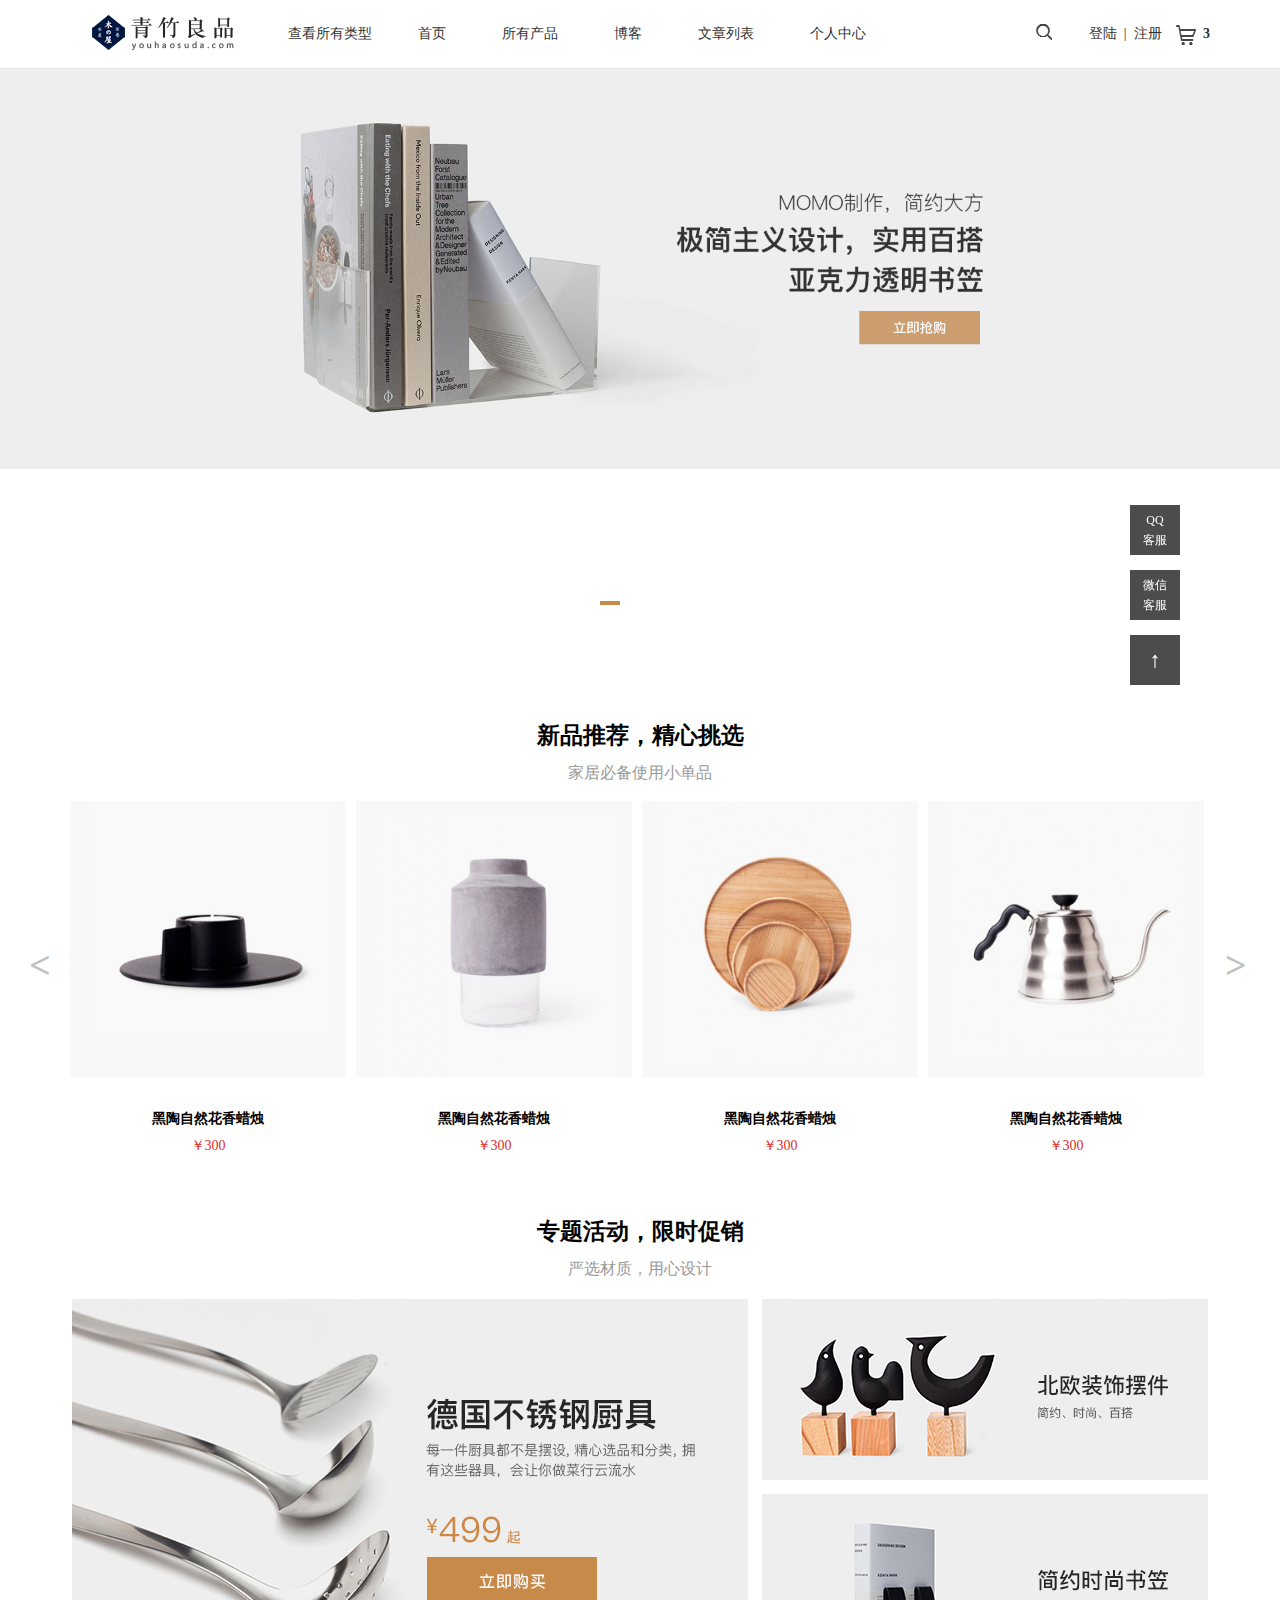
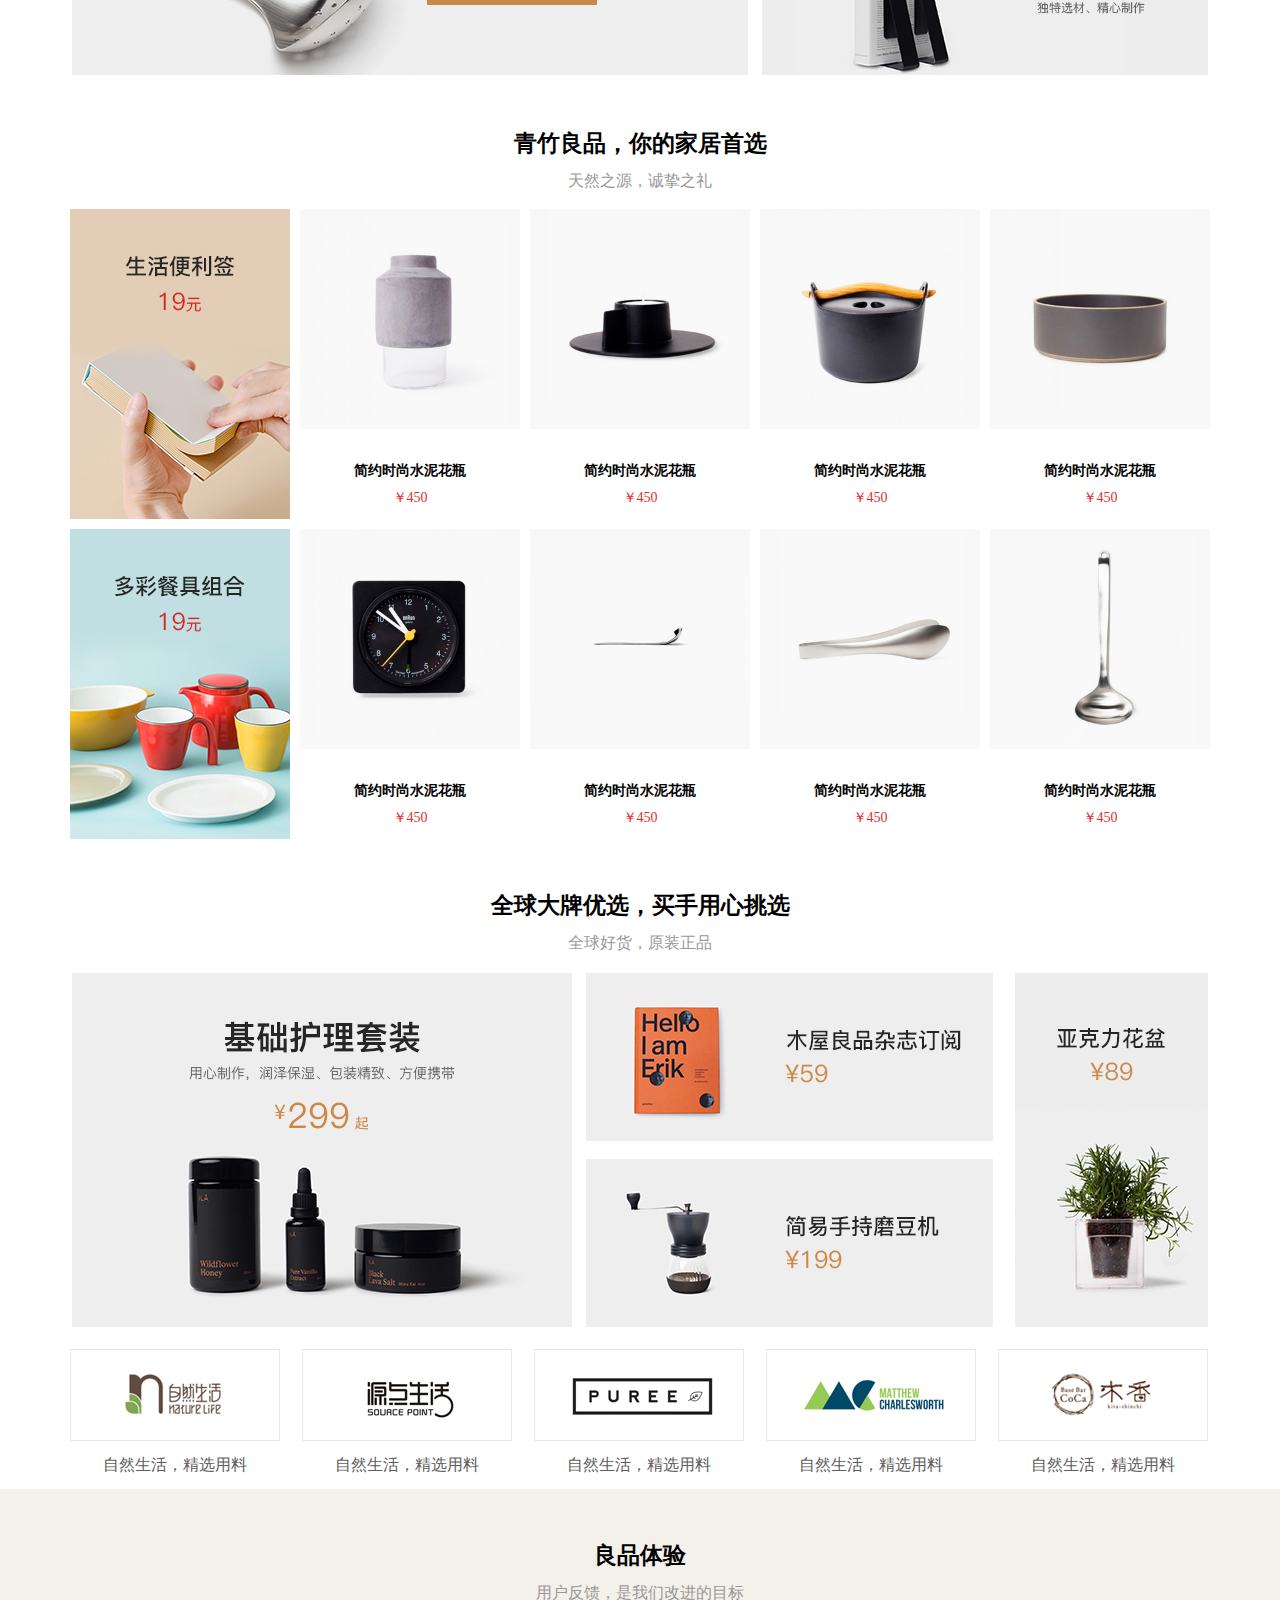
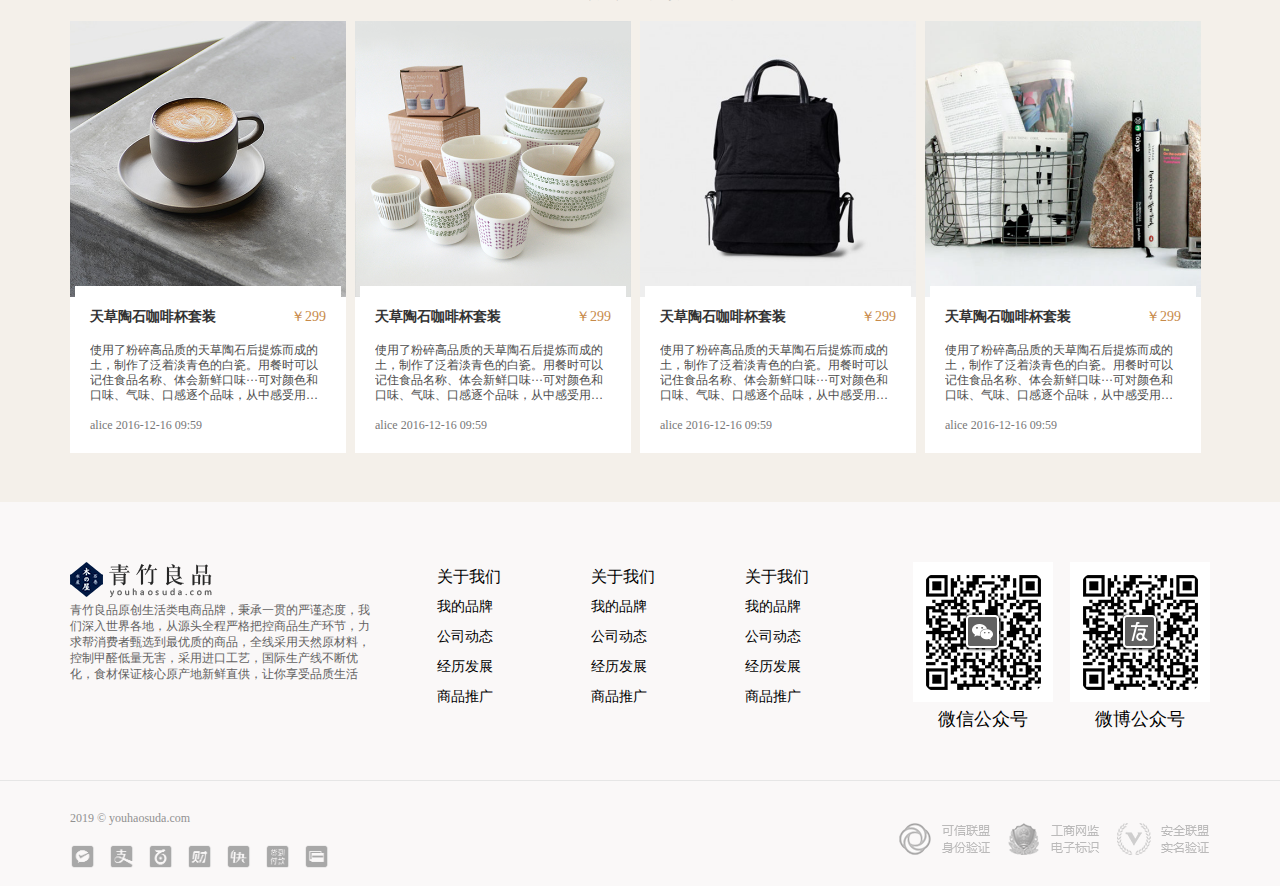
<file: index.html>
<!DOCTYPE html>
<html lang="en">
<head>
	<meta charset="UTF-8">
	<title>Document</title>
	<!-- 外链index.CSS文件 -->
	<link rel="stylesheet" href="css/reset.css">
	<link rel="stylesheet" href="css/index.css">
</head>
<body>
	<!-- header部分开始 -->
	<div class="header">
		<div class="header_c inner_c">
			<h1 class="logo">
				青竹商城
			</h1>
			<dl class = "allType">
				<dt><a href="#">查看所有类型</a></dt>
				<dd>
					<div class = "dd_inn">
						<ul class = "dd_cont">
							<li><a href="#">不锈钢</a></li>
							<li><a href="#">原料水泥</a></li>
							<li><a href="#">塑料</a></li>
							<li><a href="#">木质</a></li>
							<li><a href="#">陶瓷</a></li>
						</ul>
						<ul class="pro">
							<li>
								<a href="#">
									<div class="pic">
										<img src="images/img25.png" alt="">
									</div>
									<div class="content">
										<h3>简约木质餐盘</h3>
										<span>￥200</span>
									</div>
								</a>
								<div class="mask">
									<a href="#" class = "btn">查看详情</a>
								</div>
							</li>
							<li>
								<a href="#">
									<div class="pic">
										<img src="images/img26.png" alt="">
									</div>
									<div class="content">
										<h3>简约木质餐盘</h3>
										<span>￥200</span>
									</div>
								</a>
								<div class="mask">
									<a href="#" class = "btn">查看详情</a>
								</div>
							</li>
							<li>
								<a href="#">
									<div class="pic">
										<img src="images/img27.png" alt="">
									</div>
									<div class="content">
										<h3>简约木质餐盘</h3>
										<span>￥200</span>
									</div>
								</a>
								<div class="mask">
									<a href="#" class = "btn">查看详情</a>
								</div>
							</li>
						</ul>
					</div>
				</dd>
			</dl>
			<ul class="nav">
				<li><a href="index.html">首页</a></li>
				<li><a href="allproducts.html">所有产品</a></li>
				<li><a href="blog.html">博客</a></li>
				<li><a href="article.html">文章列表</a></li>
				<li><a href="personal.html">个人中心</a></li>
			</ul>
			<a href="#" class="search"></a>
			<div class="reg">
				<div class="ico">
					<span class = "ico_c"></span>
					<div class="settle">
						<p class="con">3件商品 共计：<span>￥1111</span></p>
						<a href="./购物车.html" class="btn">结算</a>
					</div>
					<span class = "con">
						3
					</span>
				</div>
				<div class = "reg_c">
					<a href="land.html" id="">登陆</a>
					<span>&nbsp;|&nbsp;</span>
					<a href="registe.html">注册</a>
				</div>
			</div>
		</div>
	</div>
	<!-- header部分结束 -->
	<!-- banner部分开始 -->
	<div class="banner">
		<ul class="pic">
			<li class = "cur"><a href="#"><img src="images/img11.png" alt=""></a></li>
			<li><a href="#"><img src="images/img12.png" alt=""></a></li>
			<li><a href="#"><img src="images/img13.png" alt=""></a></li>
		</ul>
		<ol class = "circle">
			<li class = "cur"></li>
			<li></li>
			<li></li>
		</ol>
	</div>
	<!-- banner部分结束 -->
	<!-- qingzhu_content部分开始 -->
	<div class="qingzhu_content">
		<div class="qingzhu_content_c inner_c">
			<div class="pro1">
				<div class="title">
					<h2><a href="#">新品推荐，精心挑选</a></h2>
					<p class="info">家居必备使用小单品</p>
				</div>
				<div class="pro_pic">
					<div class="pro_c">
						<ul>
							<li>
								<a href="#">
									<img src="images/img23.png" alt="">
									<div class="cont">
										<h3>黑陶自然花香蜡烛</h3>
										 <span>￥300</span>
									</div>
								</a>
							</li>
							<li>
								<a href="#">
									<img src="images/img24.png" alt="">
									<div class="cont">
										<h3>黑陶自然花香蜡烛</h3>
										 <span>￥300</span>
									</div>
								</a>
							</li>
							<li>
								<a href="#">
									<img src="images/img25.png" alt="">
									<div class="cont">
										<h3>黑陶自然花香蜡烛</h3>
										 <span>￥300</span>
									</div>
								</a>
							</li>
							<li>
								<a href="#">
									<img src="images/img26.png" alt="">
									<div class="cont">
										<h3>黑陶自然花香蜡烛</h3>
										 <span>￥300</span>
									</div>
								</a>
							</li>
						</ul>
					</div>
					<div class="btns">
						<a href="#" class="leftBtn">&lt;</a>
						<a href="#" class="rightBtn">&gt;</a>
					</div>
				</div>
			</div>
			<div class="pro2">
				<div class="title">
					<h2><a href="#">专题活动，限时促销</a></h2>
					<p class="info">严选材质，用心设计</p>
				</div>
				<div class="pro2_c">
					<ul class = "pro2_c_pic">
						<li class = "pic1 pic">
							<a href="#">
								<img src="images/img31.jpg" alt="">
							</a>
							<span></span>
						</li>
						<li class = "pic2 pic">
							<a href="#">
								<img src="images/img32.jpg" alt="">
							</a>
							<span></span>
						</li>
						<li class = "pic3 pic">
							<a href="#">
								<img src="images/img33.jpg" alt="">
							</a>
							<span></span>
						</li>
					</ul>
				</div>
			</div>
			<div class="pro3">
				<div class="title">
					<h2><a href="#">青竹良品，你的家居首选</a></h2>
					<p class="info">天然之源，诚挚之礼</p>
				</div>
				<div class="pro3_c">
					<ul  class = "pub_pro">
						<li>
							<a href="#">
								<img src="images/img40.jpg" alt="">
							</a>
							<div class="mask"></div>
						</li>
						<li>
							<a href="#">
								<img src="images/img41.png" alt="">
								<div class="cont">
									<h3>简约时尚水泥花瓶</h3>
									<span>￥450</span>
								</div>
							</a>
							<div class="mask">
								<a href="#" class = "btn">
									查看详情
								</a>
							</div>
						</li>
						
						<li>
							<a href="#">
								<img src="images/img42.png" alt="">
								<div class="cont">
									<h3>简约时尚水泥花瓶</h3>
									<span>￥450</span>
								</div>
							</a>
							<div class="mask">
								<a href="#" class = "btn">
									查看详情
								</a>
							</div>
						</li>
						<li>
							<a href="#">
								<img src="images/img43.png" alt="">
								<div class="cont">
									<h3>简约时尚水泥花瓶</h3>
									<span>￥450</span>
								</div>
							</a>
							<div class="mask">
								<a href="#" class = "btn">
									查看详情
								</a>
							</div>
						</li>
						<li>
							<a href="#">
								<img src="images/img44.png" alt="">
								<div class="cont">
									<h3>简约时尚水泥花瓶</h3>
									<span>￥450</span>
								</div>
							</a>
							<div class="mask">
								<a href="#" class = "btn">
									查看详情
								</a>
							</div>
						</li>
					</ul>
					<ul  class = "pub_pro">
						<li>
							<a href="#">
								<img src="images/img45.jpg" alt="">
							</a>
							<div class="mask">
							</div>
						</li>
						<li>
							<a href="#">
								<img src="images/img46.png" alt="">
								<div class="cont">
									<h3>简约时尚水泥花瓶</h3>
									<span>￥450</span>
								</div>
							</a>
							<div class="mask">
								<a href="#" class = "btn">
									查看详情
								</a>
							</div>
						</li>
						
						<li>
							<a href="#">
								<img src="images/img47.png" alt="">
								<div class="cont">
									<h3>简约时尚水泥花瓶</h3>
									<span>￥450</span>
								</div>
							</a>
							<div class="mask">
								<a href="#" class = "btn">
									查看详情
								</a>
							</div>
						</li>
						<li>
							<a href="#">
								<img src="images/img48.png" alt="">
								<div class="cont">
									<h3>简约时尚水泥花瓶</h3>
									<span>￥450</span>
								</div>
							</a>
							<div class="mask">
								<a href="#" class = "btn">
									查看详情
								</a>
							</div>
						</li>
						<li>
							<a href="#">
								<img src="images/img49.png" alt="">
								<div class="cont">
									<h3>简约时尚水泥花瓶</h3>
									<span>￥450</span>
								</div>
							</a>
							<div class="mask">
								<a href="#" class = "btn">
									查看详情
								</a>
							</div>
						</li>
					</ul>
				</div>
			</div>
			<div class="pro4">
				<div class="title">
					<h2><a href="#">全球大牌优选，买手用心挑选</a></h2>
					<p class="info">全球好货，原装正品</p>
				</div>
				<div class="por4_top">
					<div class="pic1 pic">
						<img src="images/img51.jpg" alt="">
						<span></span>
					</div>
					<div class="pic2">
						<div class="top pic">
							<img src="images/img52.jpg" alt="">
							<span></span>
						</div>
						<div class="bottom pic">
							<img src="images/img53.jpg" alt="">
							<span></span>
						</div>
					</div>
					<div class="pic3 pic">
						<img src="images/img54.jpg" alt="">
						<span></span>
					</div>
				</div>
				<div class="pro4_bottom">
					<ul class="pro4_c">
						<li>
							<div class="pic">
								<a href="#">
									<img src="images/img55.png" alt="">
								</a>
							</div>
							<p class="cont">
								<a href="#">
									自然生活，精选用料
								</a>
							</p>
						</li>
						<li>
							<div class="pic">
								<a href="#">
									<img src="images/img56.png" alt="">
								</a>
							</div>
							<p class="cont">
								<a href="#">
									自然生活，精选用料
								</a>
							</p>
						</li>
						<li>
							<div class="pic">
								<a href="#">
									<img src="images/img57.png" alt="">
								</a>
							</div>
							<p class="cont">
								<a href="#">
									自然生活，精选用料
								</a>
							</p>
						</li>
						<li>
							<div class="pic">
								<a href="#">
									<img src="images/img58.png" alt="">
								</a>
							</div>
							<p class="cont">
								<a href="#">
									自然生活，精选用料
								</a>
							</p>
						</li>
						<li>
							<div class="pic">
								<a href="#">
									<img src="images/img59.png" alt="">
								</a>
							</div>
							<p class="cont">
								<a href="#">
									自然生活，精选用料
								</a>
							</p>
						</li>
					</ul>
				</div>
			</div>
		</div>
	</div>
	<!-- qingzhu_content部分结束 -->
	<!-- liangpin部分开始 -->
	<div class="liangpin">
		<div class="liangpin_c inner_c">
			<div class="title">
				<h2><a href="#">良品体验</a></h2>
				<p class="info">用户反馈，是我们改进的目标</p>
			</div>
			<div class="lp_pro">
				<ul>
					<li>
						<a href="#" title="">
							<img src="images/img61.png" alt="">
						</a>
						<div class="cont">
							<div class="tit">
								<h4>天草陶石咖啡杯套装</h4>
								<span>￥299</span>
							</div>
							<p class = "info">
								使用了粉碎高品质的天草陶石后提炼而成的土，制作了泛着淡青色的白瓷。用餐时可以记住食品名称、体会新鲜口味···可对颜色和口味、气味、口感逐个品味，从中感受用餐的乐趣，同时还可自然而然地了解日本饮食文化
							</p>
							<p class="time">
								<span>alice</span>
								<span>2016-12-16</span>
								<span>09:59</span>
							</p>
						</div>
					</li>
					<li>
						<a href="#" title="">
							<img src="images/img62.png" alt="">
						</a>
						<div class="cont">
							<div class="tit">
								<h4>天草陶石咖啡杯套装</h4>
								<span>￥299</span>
							</div>
							<p class = "info">
								使用了粉碎高品质的天草陶石后提炼而成的土，制作了泛着淡青色的白瓷。用餐时可以记住食品名称、体会新鲜口味···可对颜色和口味、气味、口感逐个品味，从中感受用餐的乐趣，同时还可自然而然地了解日本饮食文化
							</p>
							<p class="time">
								<span>alice</span>
								<span>2016-12-16</span>
								<span>09:59</span>
							</p>
						</div>
					</li>
					<li>
						<a href="#" title="">
							<img src="images/img63.png" alt="">
						</a>
						<div class="cont">
							<div class="tit">
								<h4>天草陶石咖啡杯套装</h4>
								<span>￥299</span>
							</div>
							<p class = "info">
								使用了粉碎高品质的天草陶石后提炼而成的土，制作了泛着淡青色的白瓷。用餐时可以记住食品名称、体会新鲜口味···可对颜色和口味、气味、口感逐个品味，从中感受用餐的乐趣，同时还可自然而然地了解日本饮食文化
							</p>
							<p class="time">
								<span>alice</span>
								<span>2016-12-16</span>
								<span>09:59</span>
							</p>
						</div>
					</li>
					<li>
						<a href="#" title="">
							<img src="images/img64.png" alt="">
						</a>
						<div class="cont">
							<div class="tit">
								<h4>天草陶石咖啡杯套装</h4>
								<span>￥299</span>
							</div>
							<p class = "info">
								使用了粉碎高品质的天草陶石后提炼而成的土，制作了泛着淡青色的白瓷。用餐时可以记住食品名称、体会新鲜口味···可对颜色和口味、气味、口感逐个品味，从中感受用餐的乐趣，同时还可自然而然地了解日本饮食文化
							</p>
							<p class="time">
								<span>alice</span>
								<span>2016-12-16</span>
								<span>09:59</span>
							</p>
						</div>
					</li>
				</ul>
			</div>
		</div>
	</div>
	<!-- liangpin部分结束 -->
	<!-- footer部分开始 -->
	<div class="footer">
		<div class="footer_c inner_c">
			<div class="footer_top">
				<div class="bir">
					<a href="#">
						<img src="images/logo.png" alt="">
					</a>
					<div class="info">
						青竹良品原创生活类电商品牌，秉承一贯的严谨态度，我们深入世界各地，从源头全程严格把控商品生产环节，力求帮消费者甄选到最优质的商品，全线采用天然原材料，控制甲醛低量无害，采用进口工艺，国际生产线不断优化，食材保证核心原产地新鲜直供，让你享受品质生活
					</div>
				</div>
				<div class="about">
					<dl>
						<dt>
							<a href="#">
								关于我们
							</a>
						</dt>
						<dd>
							<a href="#">
								我的品牌
							</a>
						</dd>
						<dd>
							<a href="#">
								公司动态
							</a>
						</dd>
						<dd>
							<a href="#">
								经历发展
							</a>
						</dd>
						<dd>
							<a href="#">
								商品推广
							</a>
						</dd>
					</dl>
					<dl>
						<dt>
							<a href="#">
								关于我们
							</a>
						</dt>
						<dd>
							<a href="#">
								我的品牌
							</a>
						</dd>
						<dd>
							<a href="#">
								公司动态
							</a>
						</dd>
						<dd>
							<a href="#">
								经历发展
							</a>
						</dd>
						<dd>
							<a href="#">
								商品推广
							</a>
						</dd>
					</dl>
					<dl>
						<dt>
							<a href="#">
								关于我们
							</a>
						</dt>
						<dd>
							<a href="#">
								我的品牌
							</a>
						</dd>
						<dd>
							<a href="#">
								公司动态
							</a>
						</dd>
						<dd>
							<a href="#">
								经历发展
							</a>
						</dd>
						<dd>
							<a href="#">
								商品推广
							</a>
						</dd>
					</dl>
				</div>
				<div class="ewm">
					<p class="wx">
						<img src="images/img71.png" alt="">
						<span>微信公众号</span>
					</p>
					<p class="wb">
						<img src="images/img72.png" alt="">
						<span>微博公众号</span>
					</p>
				</div>
			</div>
		</div>
		<div class="footer_bar">
			<div class="footer_bar_c inner_c">
				<div class = "pay">
					<p class = "copy">
						2019 © youhaosuda.com
					</p>
					<p class = "ico">
						<a href="#">
							<img src="images/img81.png" alt="">
						</a>
						<a href="#">
							<img src="images/img82.png" alt="">
						</a>
						<a href="#">
							<img src="images/img83.png" alt="">
						</a>
						<a href="#">
							<img src="images/img84.png" alt="">
						</a>
						<a href="#">
							<img src="images/img85.png" alt="">
						</a>
						<a href="#">
							<img src="images/img86.png" alt="">
						</a>
						<a href="#">
							<img src="images/img87.png" alt="">
						</a>
					</p>
				</div>
				<div class="super">
					<a href="#" class = "pic1">
						
					</a>
					<a href="#" class = "pic2">
						
					</a>
					<a href="#" class = "pic3">
						
					</a>
				</div>
			</div>
		</div>
	</div>
	<!-- 返回顶部 -->
	<div class="lingpin_top">
		<a href="#" class = "qq">QQ<br/>客服</a>
		<a href="#" class = "wx">微信<br/>客服</a>
		<a href="#" class = "top_c">↑</a>
	</div>
</body>
</html>
</file>
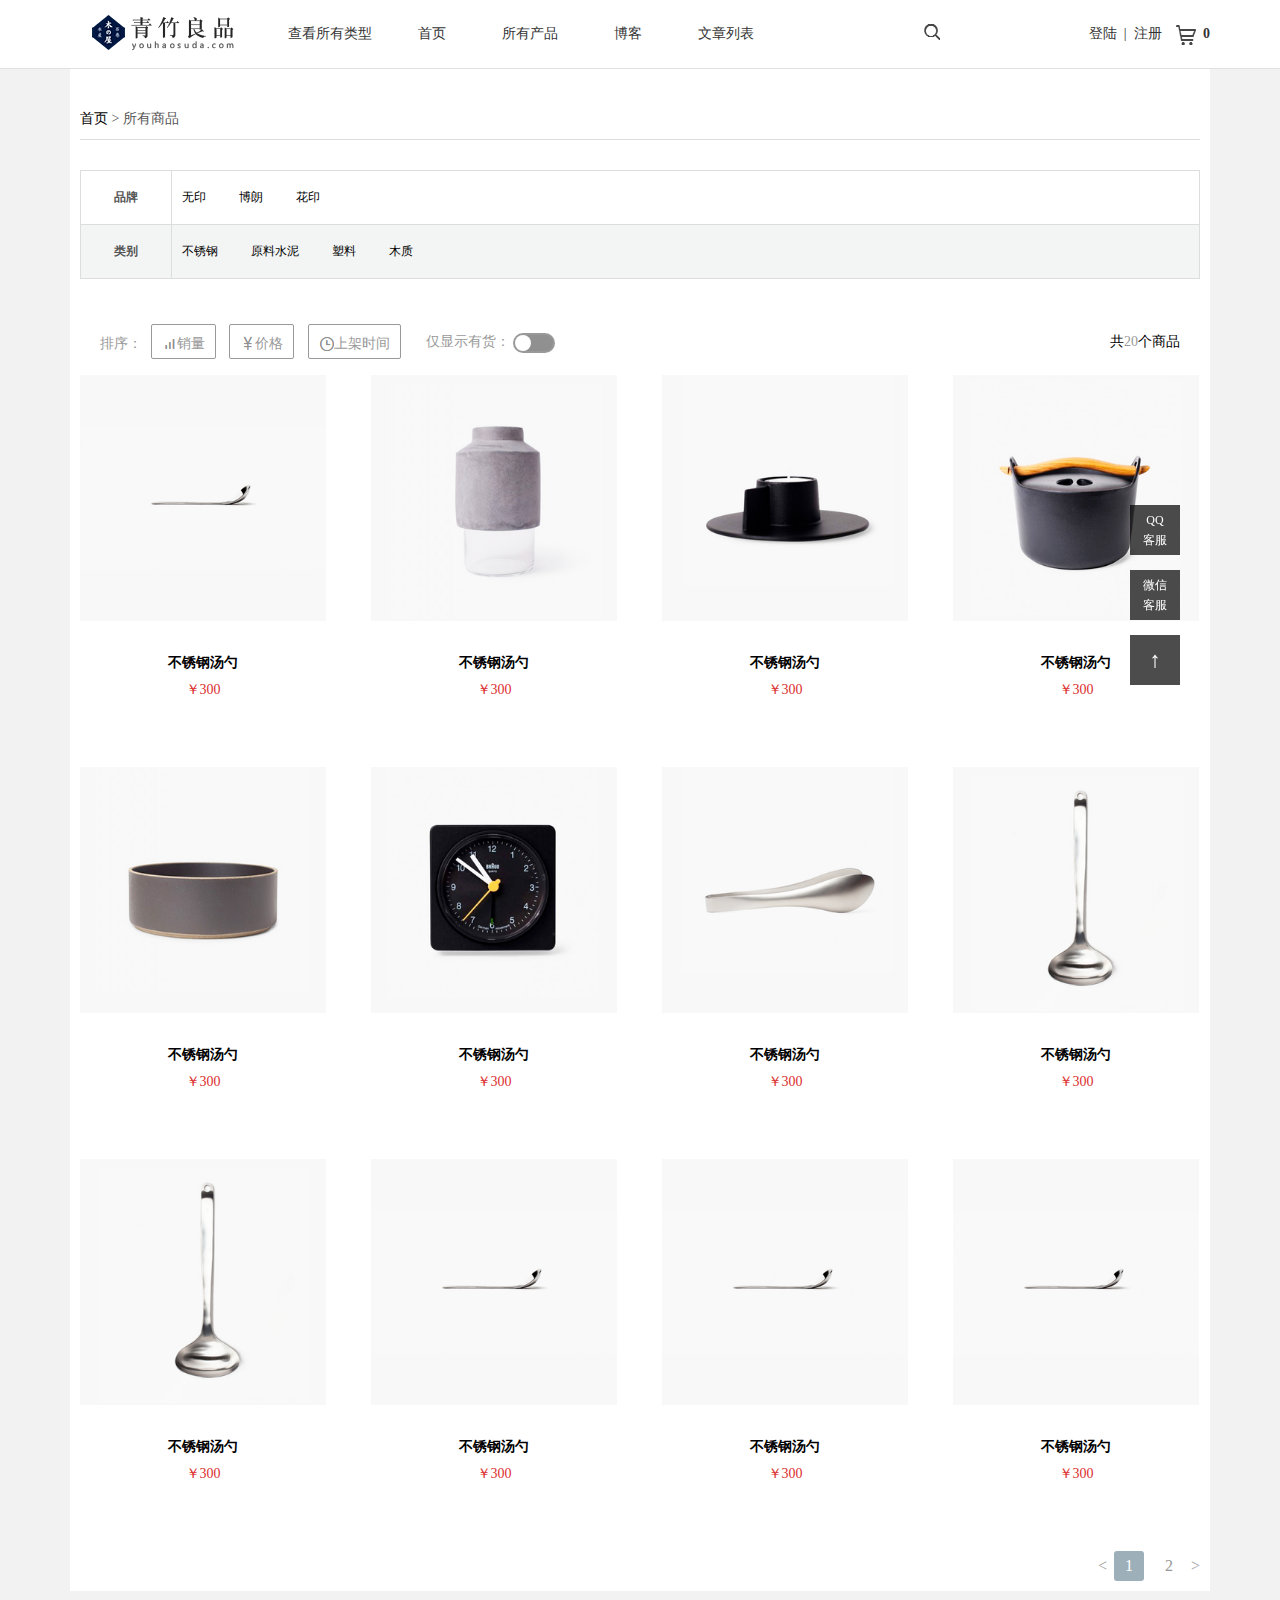
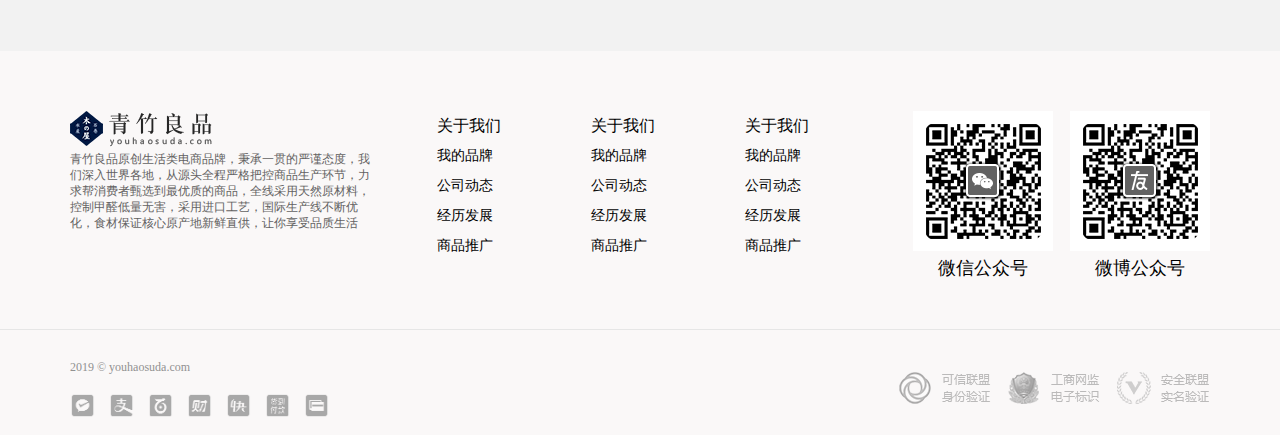
<file: allproducts.html>
<!DOCTYPE html>
<html lang="en">
<head>
	<meta charset="UTF-8">
	<title>Document</title>
	<!-- reset.css是清楚我页面的默认样式 -->
	<link rel="stylesheet" href="css/reset.css">
	<!-- 二级页面的公共样式代码 -->
	<link rel="stylesheet" href="css/common.css">
	<!-- 自己独有的样式代码 -->
	<link rel="stylesheet" href="css/allproducts.css">
</head>
<body>
	<!-- header部分开始 -->
	<div class="header">
		<div class="header_c inner_c">
			<h1 class="logo">
				青竹商城
			</h1>
			<dl class = "allType">
				<dt><a href="#">查看所有类型</a></dt>
				<dd>
					<div class = "dd_inn">
						<ul class = "dd_cont">
							<li><a href="#">不锈钢</a></li>
							<li><a href="#">原料水泥</a></li>
							<li><a href="#">塑料</a></li>
							<li><a href="#">木质</a></li>
							<li><a href="#">陶瓷</a></li>
						</ul>
						<ul class="pro">
							<li>
								<a href="#">
									<div class="pic">
										<img src="images/img25.png" alt="">
									</div>
									<div class="content">
										<h3>简约木质餐盘</h3>
										<span>￥200</span>
									</div>
								</a>
								<div class="mask">
									<a href="#" class = "btn">查看详情</a>
								</div>
							</li>
							<li>
								<a href="#">
									<div class="pic">
										<img src="images/img26.png" alt="">
									</div>
									<div class="content">
										<h3>简约木质餐盘</h3>
										<span>￥200</span>
									</div>
								</a>
								<div class="mask">
									<a href="#" class = "btn">查看详情</a>
								</div>
							</li>
							<li>
								<a href="#">
									<div class="pic">
										<img src="images/img27.png" alt="">
									</div>
									<div class="content">
										<h3>简约木质餐盘</h3>
										<span>￥200</span>
									</div>
								</a>
								<div class="mask">
									<a href="#" class = "btn">查看详情</a>
								</div>
							</li>
						</ul>
					</div>
				</dd>
			</dl>
			<ul class="nav">
				<li><a href="index.html">首页</a></li>
				<li><a href="allproducts.html">所有产品</a></li>
				<li><a href="blog.html">博客</a></li>
				<li><a href="article.html">文章列表</a></li>
			</ul>
			<a href="#" class="search"></a>
			<div class="reg">
				<div class="ico">
					<span class = "ico_c"></span>
					<div class="settle">
						<p class="con">0件商品 共计：<span>￥0</span></p>
						<a href="#" class="btn">结算</a>
					</div>
					<span class = "con">
						0
					</span>
				</div>
				<div class = "reg_c">
					<a href="land.html" id="">登陆</a>
					<span>&nbsp;|&nbsp;</span>
					<a href="registe.html">注册</a>
				</div>
			</div>
		</div>
	</div>
	<!-- header部分结束 -->
	<div class="s_content">
		<div class="s_content_c inner_c">
			<div class="s_info">
				<div class="s_title">
					<a href="#">
						首页
					</a>
					&gt;
					<span>
						所有商品
					</span>
				</div>
				<div class="screen">
					<table>
						<tr class = "t1">
							<th>品牌</th>
							<td>
								<a href="#">无印</a>
								<a href="#">博朗</a>
								<a href="#">花印</a>
							</td>
						</tr>
						<tr class = "t2">
							<th>类别</th>
							<td>
								<a href="#">不锈钢</a>
								<a href="#">原料水泥</a>
								<a href="#">塑料</a>
								<a href="#">木质</a>
							</td>
						</tr>
					</table>
				</div>
				<div class="fun">
					<div class="sort">
						<span>排序：</span>
						<a href="#" class="s1">
							<i></i>销量
						</a>
						<a href="#" class="s2">
							<i></i>价格
						</a>
						<a href="#" class="s3">
							<i></i>上架时间
						</a>
					</div>
					<div class="swi">
						<span>仅显示有货：</span>
						<a href="#">
							<i></i>
						</a>
					</div>
					<div class="total">
						共<span>20</span>个商品
					</div>
				</div>
				<div class="s_prod">
					<ul class = "pub_pro">
						<li>
							<img src="images/img47.png" alt="">
							<div class="cont">
								<h3>不锈钢汤勺</h3>
								<span>￥300</span>
							</div>
							<div class="mask">
								<a href="#" class="btn">查看详情</a>
							</div>
						</li>
						<li>
							<img src="images/img41.png" alt="">
							<div class="cont">
								<h3>不锈钢汤勺</h3>
								<span>￥300</span>
							</div>
							<div class="mask">
								<a href="#" class="btn">查看详情</a>
							</div>
						</li>
						<li>
							<img src="images/img42.png" alt="">
							<div class="cont">
								<h3>不锈钢汤勺</h3>
								<span>￥300</span>
							</div>
							<div class="mask">
								<a href="#" class="btn">查看详情</a>
							</div>
						</li>
						<li>
							<img src="images/img43.png" alt="">
							<div class="cont">
								<h3>不锈钢汤勺</h3>
								<span>￥300</span>
							</div>
							<div class="mask">
								<a href="#" class="btn">查看详情</a>
							</div>
						</li>
						<li>
							<img src="images/img44.png" alt="">
							<div class="cont">
								<h3>不锈钢汤勺</h3>
								<span>￥300</span>
							</div>
							<div class="mask">
								<a href="#" class="btn">查看详情</a>
							</div>
						</li>
						<li>
							<img src="images/img46.png" alt="">
							<div class="cont">
								<h3>不锈钢汤勺</h3>
								<span>￥300</span>
							</div>
							<div class="mask">
								<a href="#" class="btn">查看详情</a>
							</div>
						</li>
						<li>
							<img src="images/img48.png" alt="">
							<div class="cont">
								<h3>不锈钢汤勺</h3>
								<span>￥300</span>
							</div>
							<div class="mask">
								<a href="#" class="btn">查看详情</a>
							</div>
						</li>
						<li>
							<img src="images/img49.png" alt="">
							<div class="cont">
								<h3>不锈钢汤勺</h3>
								<span>￥300</span>
							</div>
							<div class="mask">
								<a href="#" class="btn">查看详情</a>
							</div>
						</li>
						<li>
							<img src="images/img49.png" alt="">
							<div class="cont">
								<h3>不锈钢汤勺</h3>
								<span>￥300</span>
							</div>
							<div class="mask">
								<a href="#" class="btn">查看详情</a>
							</div>
						</li>
						<li>
							<img src="images/img47.png" alt="">
							<div class="cont">
								<h3>不锈钢汤勺</h3>
								<span>￥300</span>
							</div>
							<div class="mask">
								<a href="#" class="btn">查看详情</a>
							</div>
						</li>
						<li>
							<img src="images/img47.png" alt="">
							<div class="cont">
								<h3>不锈钢汤勺</h3>
								<span>￥300</span>
							</div>
							<div class="mask">
								<a href="#" class="btn">查看详情</a>
							</div>
						</li>
						<li>
							<img src="images/img47.png" alt="">
							<div class="cont">
								<h3>不锈钢汤勺</h3>
								<span>￥300</span>
							</div>
							<div class="mask">
								<a href="#" class="btn">查看详情</a>
							</div>
						</li>
					</ul>
				</div>
				<div class="pages">
					<a href="#">&lt;</a>
					<a href="#" class = "tol cur">1</a>
					<a href="#" class = "tol ">2</a>
					<a href="#">&gt;</a>
				</div>
			</div>
		</div>
	</div>
	<!-- footer部分开始 -->
	<div class="footer">
		<div class="footer_c inner_c">
			<div class="footer_top">
				<div class="bir">
					<a href="#">
						<img src="images/logo.png" alt="">
					</a>
					<div class="info">
						青竹良品原创生活类电商品牌，秉承一贯的严谨态度，我们深入世界各地，从源头全程严格把控商品生产环节，力求帮消费者甄选到最优质的商品，全线采用天然原材料，控制甲醛低量无害，采用进口工艺，国际生产线不断优化，食材保证核心原产地新鲜直供，让你享受品质生活
					</div>
				</div>
				<div class="about">
					<dl>
						<dt>
							<a href="#">
								关于我们
							</a>
						</dt>
						<dd>
							<a href="#">
								我的品牌
							</a>
						</dd>
						<dd>
							<a href="#">
								公司动态
							</a>
						</dd>
						<dd>
							<a href="#">
								经历发展
							</a>
						</dd>
						<dd>
							<a href="#">
								商品推广
							</a>
						</dd>
					</dl>
					<dl>
						<dt>
							<a href="#">
								关于我们
							</a>
						</dt>
						<dd>
							<a href="#">
								我的品牌
							</a>
						</dd>
						<dd>
							<a href="#">
								公司动态
							</a>
						</dd>
						<dd>
							<a href="#">
								经历发展
							</a>
						</dd>
						<dd>
							<a href="#">
								商品推广
							</a>
						</dd>
					</dl>
					<dl>
						<dt>
							<a href="#">
								关于我们
							</a>
						</dt>
						<dd>
							<a href="#">
								我的品牌
							</a>
						</dd>
						<dd>
							<a href="#">
								公司动态
							</a>
						</dd>
						<dd>
							<a href="#">
								经历发展
							</a>
						</dd>
						<dd>
							<a href="#">
								商品推广
							</a>
						</dd>
					</dl>
				</div>
				<div class="ewm">
					<p class="wx">
						<img src="images/img71.png" alt="">
						<span>微信公众号</span>
					</p>
					<p class="wb">
						<img src="images/img72.png" alt="">
						<span>微博公众号</span>
					</p>
				</div>
			</div>
		</div>
		<div class="footer_bar">
			<div class="footer_bar_c inner_c">
				<div class = "pay">
					<p class = "copy">
						2019 © youhaosuda.com
					</p>
					<p class = "ico">
						<a href="#">
							<img src="images/img81.png" alt="">
						</a>
						<a href="#">
							<img src="images/img82.png" alt="">
						</a>
						<a href="#">
							<img src="images/img83.png" alt="">
						</a>
						<a href="#">
							<img src="images/img84.png" alt="">
						</a>
						<a href="#">
							<img src="images/img85.png" alt="">
						</a>
						<a href="#">
							<img src="images/img86.png" alt="">
						</a>
						<a href="#">
							<img src="images/img87.png" alt="">
						</a>
					</p>
				</div>
				<div class="super">
					<a href="#" class = "pic1">
						
					</a>
					<a href="#" class = "pic2">
						
					</a>
					<a href="#" class = "pic3">
						
					</a>
				</div>
			</div>
		</div>
	</div>
	<!-- 返回顶部 -->
	<div class="lingpin_top">
		<a href="#" class = "qq">QQ<br/>客服</a>
		<a href="#" class = "wx">微信<br/>客服</a>
		<a href="#" class = "top_c">↑</a>
	</div>
</body>
</html>
</file>
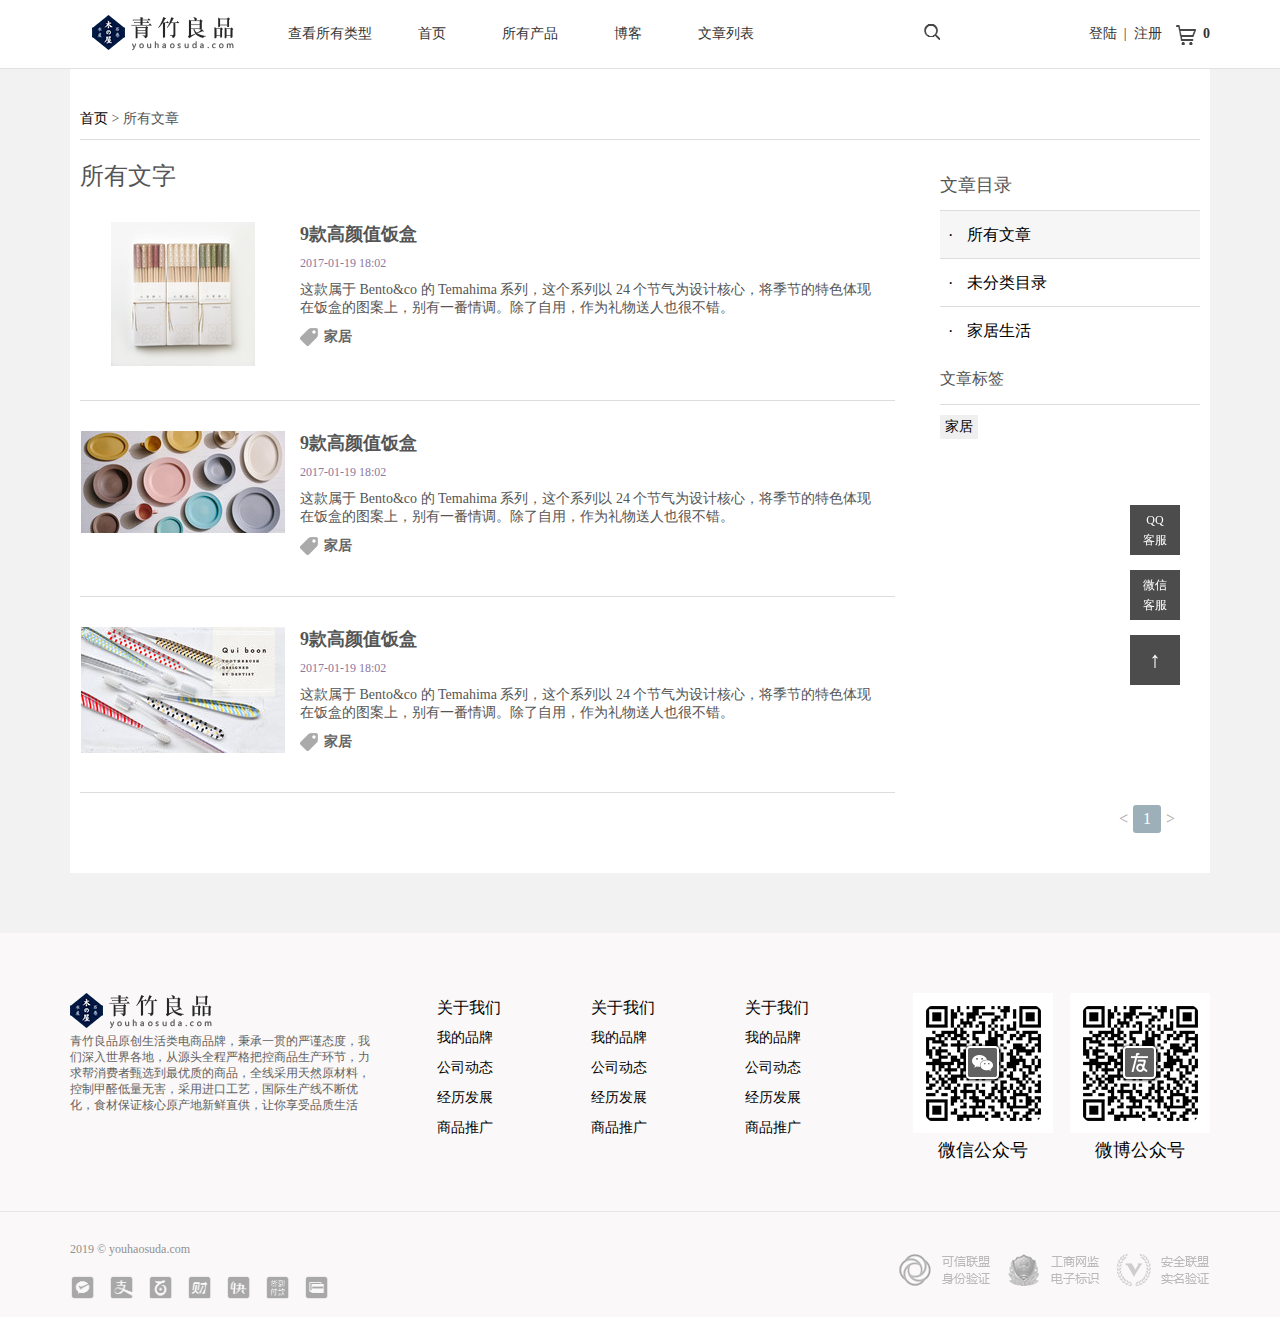
<file: article.html>
<!DOCTYPE html>
<html lang="en">
<head>
	<meta charset="UTF-8">
	<title>Document</title>
	<!-- reset.css是清楚我页面的默认样式 -->
	<link rel="stylesheet" href="css/reset.css">
	<!-- 二级页面的公共样式代码 -->
	<link rel="stylesheet" href="css/common.css">
	<!-- 自己页面的独有样式 -->
	<link rel="stylesheet" href="css/article.css">
</head>
<body>
	<!-- header部分开始 -->
	<div class="header">
		<div class="header_c inner_c">
			<h1 class="logo">
				青竹商城
			</h1>
			<dl class = "allType">
				<dt><a href="#">查看所有类型</a></dt>
				<dd>
					<div class = "dd_inn">
						<ul class = "dd_cont">
							<li><a href="#">不锈钢</a></li>
							<li><a href="#">原料水泥</a></li>
							<li><a href="#">塑料</a></li>
							<li><a href="#">木质</a></li>
							<li><a href="#">陶瓷</a></li>
						</ul>
						<ul class="pro">
							<li>
								<a href="#">
									<div class="pic">
										<img src="images/img25.png" alt="">
									</div>
									<div class="content">
										<h3>简约木质餐盘</h3>
										<span>￥200</span>
									</div>
								</a>
								<div class="mask">
									<a href="#" class = "btn">查看详情</a>
								</div>
							</li>
							<li>
								<a href="#">
									<div class="pic">
										<img src="images/img26.png" alt="">
									</div>
									<div class="content">
										<h3>简约木质餐盘</h3>
										<span>￥200</span>
									</div>
								</a>
								<div class="mask">
									<a href="#" class = "btn">查看详情</a>
								</div>
							</li>
							<li>
								<a href="#">
									<div class="pic">
										<img src="images/img27.png" alt="">
									</div>
									<div class="content">
										<h3>简约木质餐盘</h3>
										<span>￥200</span>
									</div>
								</a>
								<div class="mask">
									<a href="#" class = "btn">查看详情</a>
								</div>
							</li>
						</ul>
					</div>
				</dd>
			</dl>
			<ul class="nav">
				<li><a href="index.html">首页</a></li>
				<li><a href="allproducts.html">所有产品</a></li>
				<li><a href="blog.html">博客</a></li>
				<li><a href="article.html">文章列表</a></li>
			</ul>
			<a href="#" class="search"></a>
			<div class="reg">
				<div class="ico">
					<span class = "ico_c"></span>
					<div class="settle">
						<p class="con">0件商品 共计：<span>￥0</span></p>
						<a href="#" class="btn">结算</a>
					</div>
					<span class = "con">
						0
					</span>
				</div>
				<div class = "reg_c">
					<a href="land.html" id="">登陆</a>
					<span>&nbsp;|&nbsp;</span>
					<a href="registe.html">注册</a>
				</div>
			</div>
		</div>
	</div>
	<!-- header部分结束 -->
	<div class="s_content">
		<div class="s_content_c inner_c">
			<div class="s_info">
				<div class="s_title">
					<a href="#">
						首页
					</a>
					&gt;
					<span>
						所有文章
					</span>
				</div>
				<div class="article">
					<div class="all">
					<h4>所有文字</h4>
					<ul>
						<li>
							<div class="pic">
								<a href="#">
									<img src="images/h144.jpeg" alt="">
								</a>
							</div>
							<div class="content">
								<h5>9款高颜值饭盒</h5>
								<span>2017-01-19 18:02</span>
								<p>
                                    这款属于 Bento&co 的 Temahima 系列，这个系列以 24 个节气为设计核心，将季节的特色体现在饭盒的图案上，别有一番情调。除了自用，作为礼物送人也很不错。
								</p>
								<b><i></i>家居</b>
							</div>
						</li>
						<li>
							<div class="pic">
								<a href="#">
									<img src="images/h146.jpeg" alt="">
								</a>
							</div>
							<div class="content">
								<h5>9款高颜值饭盒</h5>
								<span>2017-01-19 18:02</span>
								<p>
                                    这款属于 Bento&co 的 Temahima 系列，这个系列以 24 个节气为设计核心，将季节的特色体现在饭盒的图案上，别有一番情调。除了自用，作为礼物送人也很不错。
								</p>
								<b><i></i>家居</b>
							</div>
						</li>
						<li>
							<div class="pic">
								<a href="#">
									<img src="images/h145.jpeg" alt="">
								</a>
							</div>
							<div class="content">
								<h5>9款高颜值饭盒</h5>
								<span>2017-01-19 18:02</span>
								<p>
                                    这款属于 Bento&co 的 Temahima 系列，这个系列以 24 个节气为设计核心，将季节的特色体现在饭盒的图案上，别有一番情调。除了自用，作为礼物送人也很不错。
								</p>
								<b><i></i>家居</b>
							</div>
						</li>
					</ul>
					</div>
					<div class="catalog">
						<div class="top">
							<h5>文章目录</h5>
							<ul>
								<li class = "cur"><span>·</span><a href="#">所有文章</a></li>
								<li><span>·</span><a href="#">未分类目录</a></li>
								<li><span>·</span><a href="#">家居生活</a></li>
							</ul>
						</div>
						<div class="tag">
							<h5>文章标签</h5>
							<a href="#">
								家居
							</a>
						</div>
					</div>	
				</div>
				<div class="pages">
					<span>&lt;</span><a href="#">1</a><span>&gt;</span>
				</div>
			</div>
		</div>
	</div>
	<!-- footer部分开始 -->
	<div class="footer">
		<div class="footer_c inner_c">
			<div class="footer_top">
				<div class="bir">
					<a href="#">
						<img src="images/logo.png" alt="">
					</a>
					<div class="info">
						青竹良品原创生活类电商品牌，秉承一贯的严谨态度，我们深入世界各地，从源头全程严格把控商品生产环节，力求帮消费者甄选到最优质的商品，全线采用天然原材料，控制甲醛低量无害，采用进口工艺，国际生产线不断优化，食材保证核心原产地新鲜直供，让你享受品质生活
					</div>
				</div>
				<div class="about">
					<dl>
						<dt>
							<a href="#">
								关于我们
							</a>
						</dt>
						<dd>
							<a href="#">
								我的品牌
							</a>
						</dd>
						<dd>
							<a href="#">
								公司动态
							</a>
						</dd>
						<dd>
							<a href="#">
								经历发展
							</a>
						</dd>
						<dd>
							<a href="#">
								商品推广
							</a>
						</dd>
					</dl>
					<dl>
						<dt>
							<a href="#">
								关于我们
							</a>
						</dt>
						<dd>
							<a href="#">
								我的品牌
							</a>
						</dd>
						<dd>
							<a href="#">
								公司动态
							</a>
						</dd>
						<dd>
							<a href="#">
								经历发展
							</a>
						</dd>
						<dd>
							<a href="#">
								商品推广
							</a>
						</dd>
					</dl>
					<dl>
						<dt>
							<a href="#">
								关于我们
							</a>
						</dt>
						<dd>
							<a href="#">
								我的品牌
							</a>
						</dd>
						<dd>
							<a href="#">
								公司动态
							</a>
						</dd>
						<dd>
							<a href="#">
								经历发展
							</a>
						</dd>
						<dd>
							<a href="#">
								商品推广
							</a>
						</dd>
					</dl>
				</div>
				<div class="ewm">
					<p class="wx">
						<img src="images/img71.png" alt="">
						<span>微信公众号</span>
					</p>
					<p class="wb">
						<img src="images/img72.png" alt="">
						<span>微博公众号</span>
					</p>
				</div>
			</div>
		</div>
		<div class="footer_bar">
			<div class="footer_bar_c inner_c">
				<div class = "pay">
					<p class = "copy">
						2019 © youhaosuda.com
					</p>
					<p class = "ico">
						<a href="#">
							<img src="images/img81.png" alt="">
						</a>
						<a href="#">
							<img src="images/img82.png" alt="">
						</a>
						<a href="#">
							<img src="images/img83.png" alt="">
						</a>
						<a href="#">
							<img src="images/img84.png" alt="">
						</a>
						<a href="#">
							<img src="images/img85.png" alt="">
						</a>
						<a href="#">
							<img src="images/img86.png" alt="">
						</a>
						<a href="#">
							<img src="images/img87.png" alt="">
						</a>
					</p>
				</div>
				<div class="super">
					<a href="#" class = "pic1">
						
					</a>
					<a href="#" class = "pic2">
						
					</a>
					<a href="#" class = "pic3">
						
					</a>
				</div>
			</div>
		</div>
	</div>
	<!-- 返回顶部 -->
	<div class="lingpin_top">
		<a href="#" class = "qq">QQ<br/>客服</a>
		<a href="#" class = "wx">微信<br/>客服</a>
		<a href="#" class = "top_c">↑</a>
	</div>
</body>
</html>
</file>
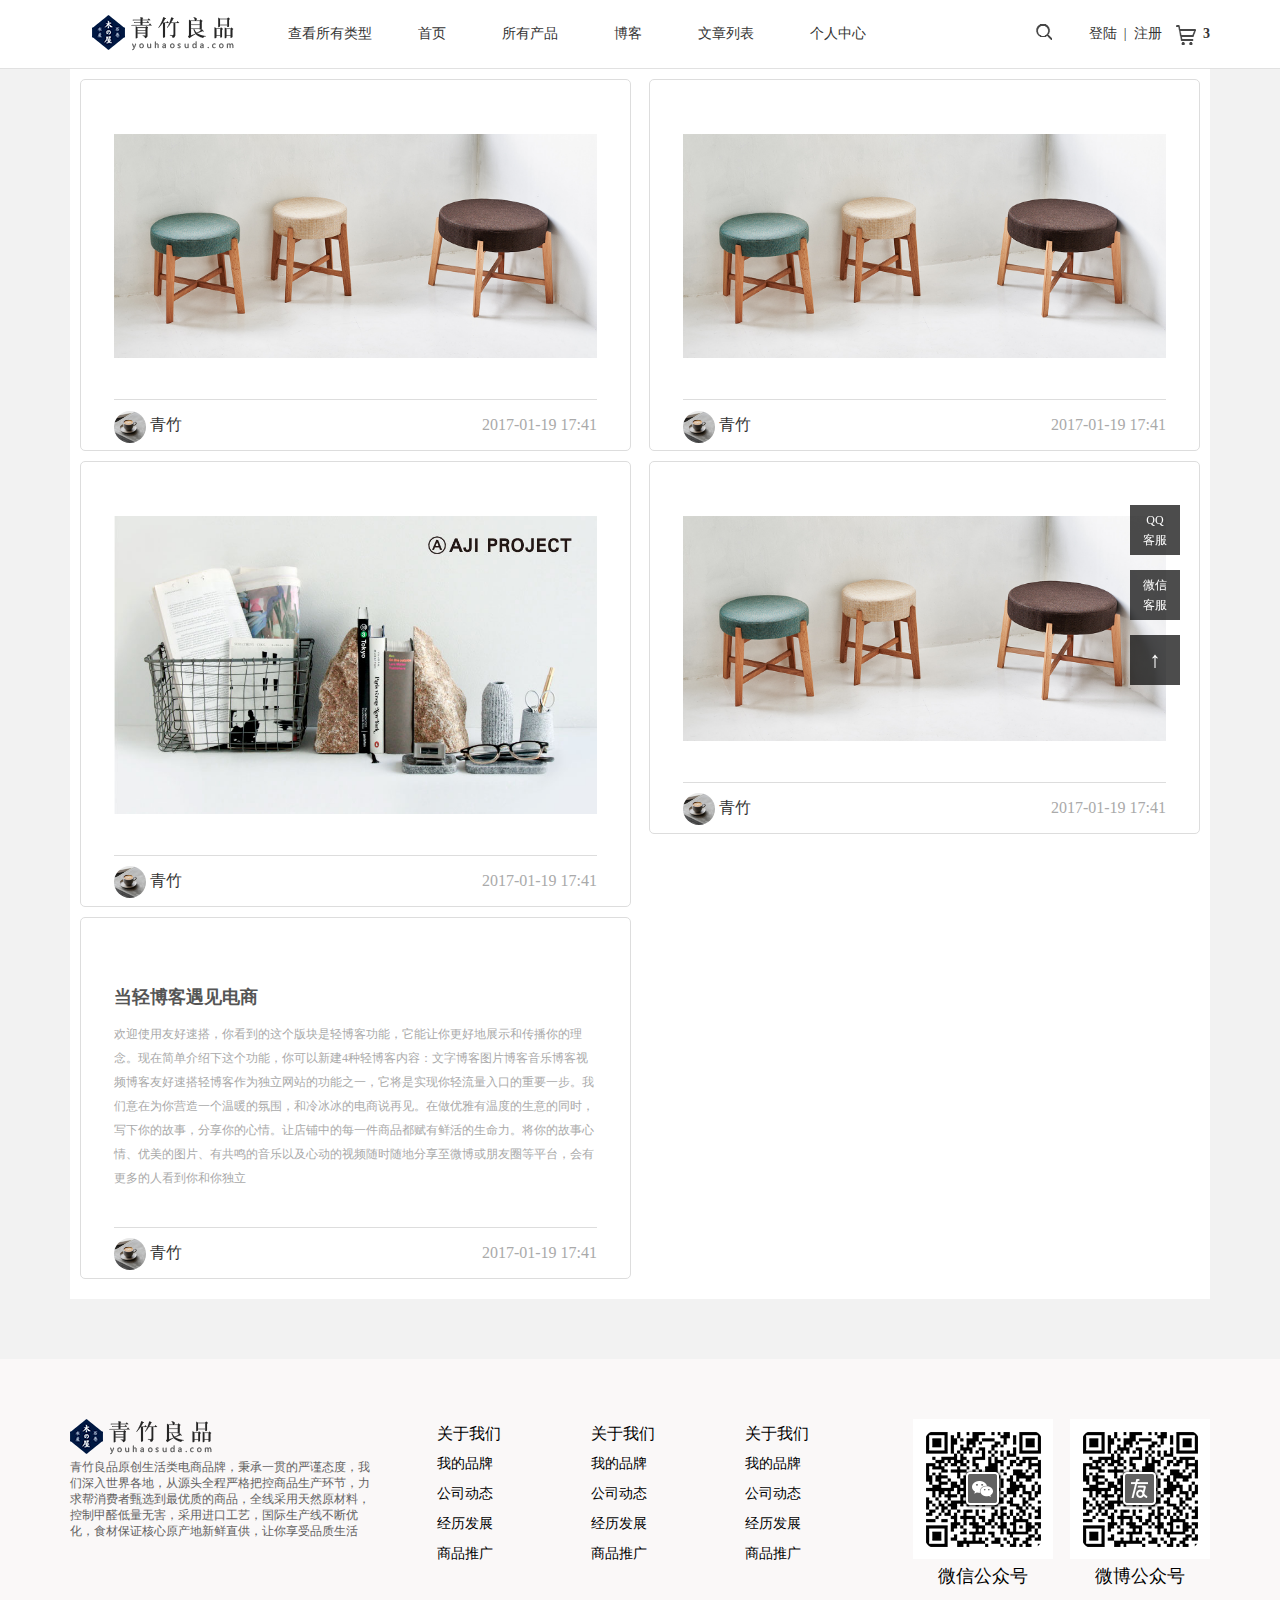
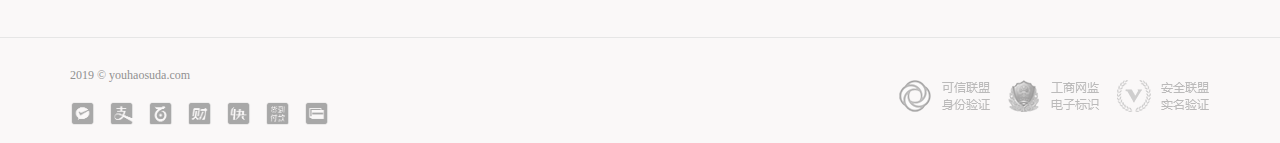
<file: blog.html>
<!DOCTYPE html>
<html lang="en">
<head>
	<meta charset="UTF-8">
	<title>Document</title>
	<!-- reset.css是清楚我页面的默认样式 -->
	<link rel="stylesheet" href="css/reset.css">
	<!-- 二级页面的公共样式代码 -->
	<link rel="stylesheet" href="css/common.css">
	<!-- 页面的独有样式 -->
	<link rel="stylesheet" href="css/blog.css">
</head>
<body>
	<!-- header部分开始 -->
	<div class="header">
		<div class="header_c inner_c">
			<h1 class="logo">
				青竹商城
			</h1>
			<dl class = "allType">
				<dt><a href="#">查看所有类型</a></dt>
				<dd>
					<div class = "dd_inn">
						<ul class = "dd_cont">
							<li><a href="#">不锈钢</a></li>
							<li><a href="#">原料水泥</a></li>
							<li><a href="#">塑料</a></li>
							<li><a href="#">木质</a></li>
							<li><a href="#">陶瓷</a></li>
						</ul>
						<ul class="pro">
							<li>
								<a href="#">
									<div class="pic">
										<img src="images/img25.png" alt="">
									</div>
									<div class="content">
										<h3>简约木质餐盘</h3>
										<span>￥200</span>
									</div>
								</a>
								<div class="mask">
									<a href="#" class = "btn">查看详情</a>
								</div>
							</li>
							<li>
								<a href="#">
									<div class="pic">
										<img src="images/img26.png" alt="">
									</div>
									<div class="content">
										<h3>简约木质餐盘</h3>
										<span>￥200</span>
									</div>
								</a>
								<div class="mask">
									<a href="#" class = "btn">查看详情</a>
								</div>
							</li>
							<li>
								<a href="#">
									<div class="pic">
										<img src="images/img27.png" alt="">
									</div>
									<div class="content">
										<h3>简约木质餐盘</h3>
										<span>￥200</span>
									</div>
								</a>
								<div class="mask">
									<a href="#" class = "btn">查看详情</a>
								</div>
							</li>
						</ul>
					</div>
				</dd>
			</dl>
			<ul class="nav">
				<li><a href="index.html">首页</a></li>
				<li><a href="allproducts.html">所有产品</a></li>
				<li><a href="blog.html">博客</a></li>
				<li><a href="article.html">文章列表</a></li>
				<li><a href="./personal.html">个人中心</a></li>
			</ul>
			<a href="#" class="search"></a>
			<div class="reg">
				<div class="ico">
					<span class = "ico_c"></span>
					<div class="settle">
						<p>3件商品 总计:¥1111</p>
						<div class="shop1"><a href="./购物车.html">去结算</a></div>
				 
					</div>
					<span class = "con">
						3
					</span>
				</div>
				<div class = "reg_c">
					<a href="land.html" id="">登陆</a>
					<span>&nbsp;|&nbsp;</span>
					<a href="registe.html">注册</a>
				</div>
			</div>
		</div>
	</div>
	<!-- header部分结束 -->
	<div class="s_content">
		<div class="s_content_c inner_c">
			<div class="s_info">
				<ul class="left">
					<li>
						<div class="show">
							<a href="#">
								<img src="images/s.jpeg" alt="">
							</a>
						</div>
						<div class="data">
							<div class="nickname">
								<a href="#">
									<img src="images/img61.png" alt="">
									<span>青竹</span>
								</a>
							</div>
							<div class="date">
								<span>2017-01-19 17:41</span>
							</div>
						</div>
					</li>
					<li>
						<div class="show">
							<a href="#">
								<img src="images/g.jpeg" alt="">
							</a>
						</div>
						<div class="data">
							<div class="nickname">
								<a href="#">
									<img src="images/img61.png" alt="">
									<span>青竹</span>
								</a>
							</div>
							<div class="date">
								<span>2017-01-19 17:41</span>
							</div>
						</div>
					</li>
					<li>
						<div class="show">
							<a href="#">
								<div class="art">
									<h5>当轻博客遇见电商</h5>
									<p class = "sub">
										欢迎使用友好速搭，你看到的这个版块是轻博客功能，它能让你更好地展示和传播你的理念。现在简单介绍下这个功能，你可以新建4种轻博客内容：文字博客图片博客音乐博客视频博客友好速搭轻博客作为独立网站的功能之一，它将是实现你轻流量入口的重要一步。我们意在为你营造一个温暖的氛围，和冷冰冰的电商说再见。在做优雅有温度的生意的同时，写下你的故事，分享你的心情。让店铺中的每一件商品都赋有鲜活的生命力。将你的故事心情、优美的图片、有共鸣的音乐以及心动的视频随时随地分享至微博或朋友圈等平台，会有更多的人看到你和你独立
									</p>
								</div>
							</a>
						</div>
						<div class="data">
							<div class="nickname">
								<a href="#">
									<img src="images/img61.png" alt="">
									<span>青竹</span>
								</a>
							</div>
							<div class="date">
								<span>2017-01-19 17:41</span>
							</div>
						</div>
					</li>
				</ul>
				<ul class="right">
					<li>
						<div class="show">
							<a href="#">
								<img src="images/s.jpeg" alt="">
							</a>
						</div>
						<div class="data">
							<div class="nickname">
								<a href="#">
									<img src="images/img61.png" alt="">
									<span>青竹</span>
								</a>
							</div>
							<div class="date">
								<span>2017-01-19 17:41</span>
							</div>
						</div>
					</li>
					<li>
						<div class="show">
							<a href="#">
								<img src="images/s.jpeg" alt="">
							</a>
						</div>
						<div class="data">
							<div class="nickname">
								<a href="#">
									<img src="images/img61.png" alt="">
									<span>青竹</span>
								</a>
							</div>
							<div class="date">
								<span>2017-01-19 17:41</span>
							</div>
						</div>
					</li>
				</ul>
			</div>
		</div>
	</div>
	<!-- footer部分开始 -->
	<div class="footer">
		<div class="footer_c inner_c">
			<div class="footer_top">
				<div class="bir">
					<a href="#">
						<img src="images/logo.png" alt="">
					</a>
					<div class="info">
						青竹良品原创生活类电商品牌，秉承一贯的严谨态度，我们深入世界各地，从源头全程严格把控商品生产环节，力求帮消费者甄选到最优质的商品，全线采用天然原材料，控制甲醛低量无害，采用进口工艺，国际生产线不断优化，食材保证核心原产地新鲜直供，让你享受品质生活
					</div>
				</div>
				<div class="about">
					<dl>
						<dt>
							<a href="#">
								关于我们
							</a>
						</dt>
						<dd>
							<a href="#">
								我的品牌
							</a>
						</dd>
						<dd>
							<a href="#">
								公司动态
							</a>
						</dd>
						<dd>
							<a href="#">
								经历发展
							</a>
						</dd>
						<dd>
							<a href="#">
								商品推广
							</a>
						</dd>
					</dl>
					<dl>
						<dt>
							<a href="#">
								关于我们
							</a>
						</dt>
						<dd>
							<a href="#">
								我的品牌
							</a>
						</dd>
						<dd>
							<a href="#">
								公司动态
							</a>
						</dd>
						<dd>
							<a href="#">
								经历发展
							</a>
						</dd>
						<dd>
							<a href="#">
								商品推广
							</a>
						</dd>
					</dl>
					<dl>
						<dt>
							<a href="#">
								关于我们
							</a>
						</dt>
						<dd>
							<a href="#">
								我的品牌
							</a>
						</dd>
						<dd>
							<a href="#">
								公司动态
							</a>
						</dd>
						<dd>
							<a href="#">
								经历发展
							</a>
						</dd>
						<dd>
							<a href="#">
								商品推广
							</a>
						</dd>
					</dl>
				</div>
				<div class="ewm">
					<p class="wx">
						<img src="images/img71.png" alt="">
						<span>微信公众号</span>
					</p>
					<p class="wb">
						<img src="images/img72.png" alt="">
						<span>微博公众号</span>
					</p>
				</div>
			</div>
		</div>
		<div class="footer_bar">
			<div class="footer_bar_c inner_c">
				<div class = "pay">
					<p class = "copy">
						2019 © youhaosuda.com
					</p>
					<p class = "ico">
						<a href="#">
							<img src="images/img81.png" alt="">
						</a>
						<a href="#">
							<img src="images/img82.png" alt="">
						</a>
						<a href="#">
							<img src="images/img83.png" alt="">
						</a>
						<a href="#">
							<img src="images/img84.png" alt="">
						</a>
						<a href="#">
							<img src="images/img85.png" alt="">
						</a>
						<a href="#">
							<img src="images/img86.png" alt="">
						</a>
						<a href="#">
							<img src="images/img87.png" alt="">
						</a>
					</p>
				</div>
				<div class="super">
					<a href="#" class = "pic1">
						
					</a>
					<a href="#" class = "pic2">
						
					</a>
					<a href="#" class = "pic3">
						
					</a>
				</div>
			</div>
		</div>
	</div>
	<!-- 返回顶部 -->
	<div class="lingpin_top">
		<a href="#" class = "qq">QQ<br/>客服</a>
		<a href="#" class = "wx">微信<br/>客服</a>
		<a href="#" class = "top_c">↑</a>
	</div>
</body>
</html>
</file>
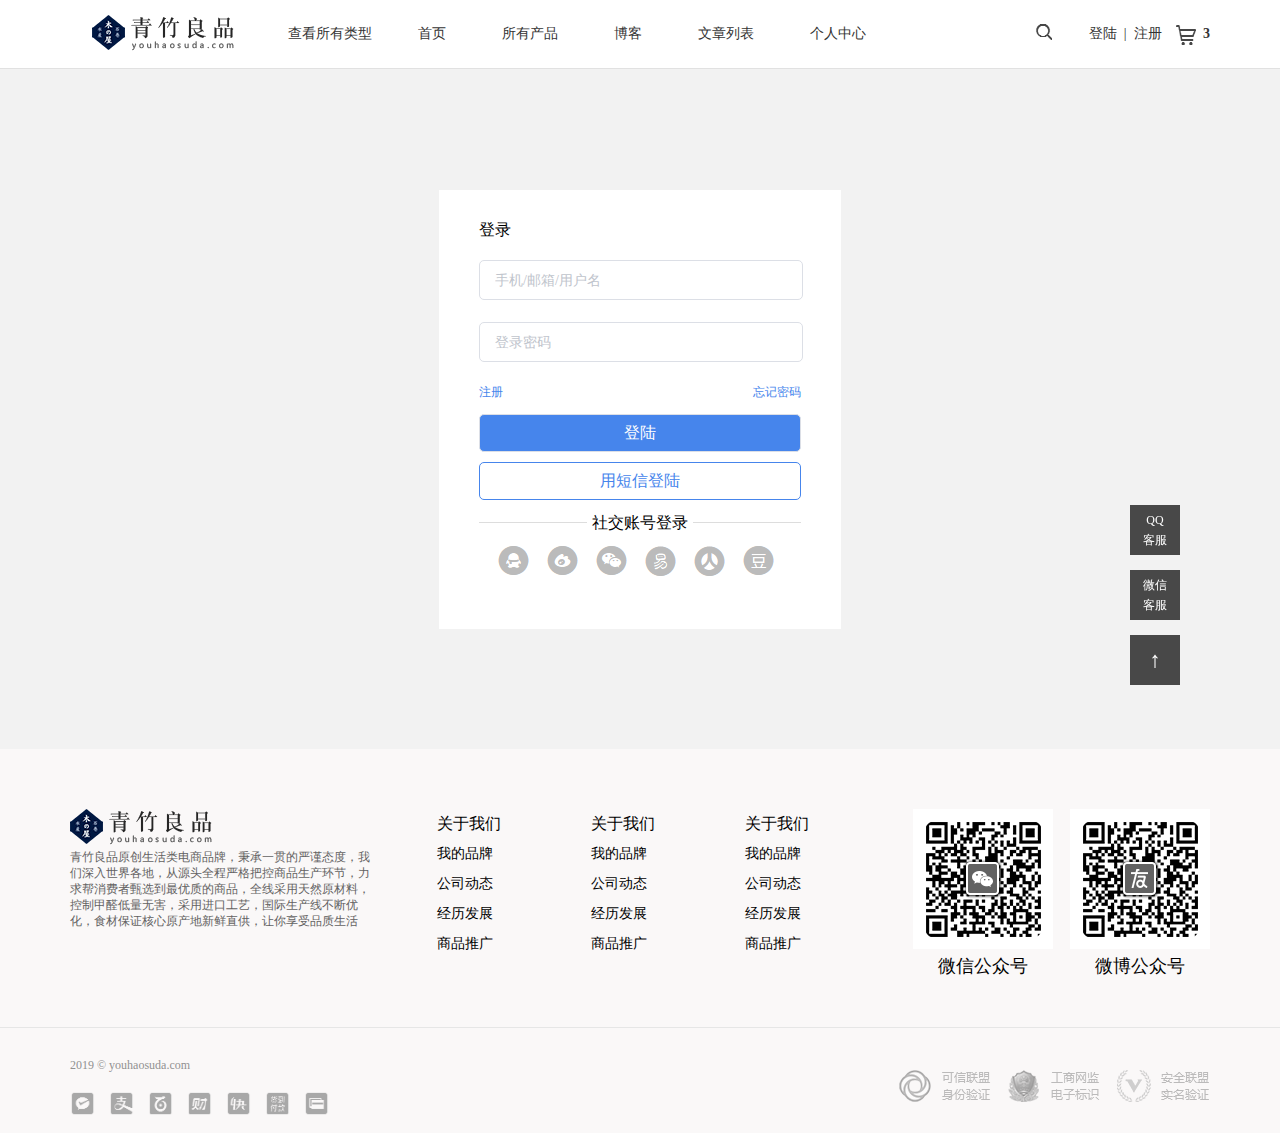
<file: land.html>
<!DOCTYPE html>
<html lang="en">
<head>
	<meta charset="UTF-8">
	<title>Document</title>
	<!-- reset.css是清楚我页面的默认样式 -->
	<link rel="stylesheet" href="css/reset.css">
	<!-- 二级页面的公共样式代码 -->
	<link rel="stylesheet" href="css/common.css">
	<!-- 自己页面的独有CSS -->
	<link rel="stylesheet" href="css/login.css">
</head>
<body>
	<!-- header部分开始 -->
<div class="header">
		<div class="header_c inner_c">
			<h1 class="logo">
				青竹商城
			</h1>
			<dl class = "allType">
				<dt><a href="#">查看所有类型</a></dt>
				<dd>
					<div class = "dd_inn">
						<ul class = "dd_cont">
							<li><a href="#">不锈钢</a></li>
							<li><a href="#">原料水泥</a></li>
							<li><a href="#">塑料</a></li>
							<li><a href="#">木质</a></li>
							<li><a href="#">陶瓷</a></li>
						</ul>
						<ul class="pro">
							<li>
								<a href="#">
									<div class="pic">
										<img src="images/img25.png" alt="">
									</div>
									<div class="content">
										<h3>简约木质餐盘</h3>
										<span>￥200</span>
									</div>
								</a>
								<div class="mask">
									<a href="#" class = "btn">查看详情</a>
								</div>
							</li>
							<li>
								<a href="#">
									<div class="pic">
										<img src="images/img26.png" alt="">
									</div>
									<div class="content">
										<h3>简约木质餐盘</h3>
										<span>￥200</span>
									</div>
								</a>
								<div class="mask">
									<a href="#" class = "btn">查看详情</a>
								</div>
							</li>
							<li>
								<a href="#">
									<div class="pic">
										<img src="images/img27.png" alt="">
									</div>
									<div class="content">
										<h3>简约木质餐盘</h3>
										<span>￥200</span>
									</div>
								</a>
								<div class="mask">
									<a href="#" class = "btn">查看详情</a>
								</div>
							</li>
						</ul>
					</div>
				</dd>
			</dl>
			<ul class="nav">
				<li><a href="index.html">首页</a></li>
				<li><a href="allproducts.html">所有产品</a></li>
				<li><a href="blog.html">博客</a></li>
				<li><a href="article.html">文章列表</a></li>
				<li><a href="./personal.html">个人中心</a></li>
			</ul>
			<a href="#" class="search"></a>
			<div class="reg">
				<div class="ico">
					<span class = "ico_c"></span>
					<div class="settle">
						<p class="con">3件商品 共计：<span>￥1111</span></p>
						<a href="./购物车.html" class="btn">结算</a>
					</div>
					<span class = "con">
						3
					</span>
				</div>
				<div class = "reg_c">
					<a href="land.html" id="">登陆</a>
					<span>&nbsp;|&nbsp;</span>
					<a href="registe.html">注册</a>
				</div>
			</div>
		</div>
	</div>
	<!-- header部分结束 -->
	<div class="login">
		<div class="main">
			<h2>登录</h2>
			<form action="#">
				<!-- 用户名 type属性值是text指的是文本框-->
				<input type="text" placeholder="手机/邮箱/用户名" class = "in1" >
				<!-- 密码 type属性值是password指的是密码框-->
				<input type="password" placeholder="登录密码">
				<!-- 注册和忘记密码 -->
				<p>
					<a href="#" class = "l">
						注册
					</a>
					<a href="#" class = "r">
						忘记密码
					</a>
				</p>
				<!-- input的type值如果是button，指的是按钮 -->
				<input type="button" value = "登陆" class = "btn_d">
				<input type="button" value = "用短信登陆" class = "btn_p">
			</form>
			<div class = "acc">
				<h3>社交账号登录</h3>
				<p>
					<a href="#" class = "a1"></a>
					<a href="#" class = "a2"></a>
					<a href="#" class = "a3"></a>
					<a href="#" class = "a4"></a>
					<a href="#" class = "a5"></a>
					<a href="#" class = "a6"></a>
				</p>
			</div>
		</div>
	</div>
	<!-- footer部分开始 -->
	<div class="footer">
		<div class="footer_c inner_c">
			<div class="footer_top">
				<div class="bir">
					<a href="#">
						<img src="images/logo.png" alt="">
					</a>
					<div class="info">
						青竹良品原创生活类电商品牌，秉承一贯的严谨态度，我们深入世界各地，从源头全程严格把控商品生产环节，力求帮消费者甄选到最优质的商品，全线采用天然原材料，控制甲醛低量无害，采用进口工艺，国际生产线不断优化，食材保证核心原产地新鲜直供，让你享受品质生活
					</div>
				</div>
				<div class="about">
					<dl>
						<dt>
							<a href="#">
								关于我们
							</a>
						</dt>
						<dd>
							<a href="#">
								我的品牌
							</a>
						</dd>
						<dd>
							<a href="#">
								公司动态
							</a>
						</dd>
						<dd>
							<a href="#">
								经历发展
							</a>
						</dd>
						<dd>
							<a href="#">
								商品推广
							</a>
						</dd>
					</dl>
					<dl>
						<dt>
							<a href="#">
								关于我们
							</a>
						</dt>
						<dd>
							<a href="#">
								我的品牌
							</a>
						</dd>
						<dd>
							<a href="#">
								公司动态
							</a>
						</dd>
						<dd>
							<a href="#">
								经历发展
							</a>
						</dd>
						<dd>
							<a href="#">
								商品推广
							</a>
						</dd>
					</dl>
					<dl>
						<dt>
							<a href="#">
								关于我们
							</a>
						</dt>
						<dd>
							<a href="#">
								我的品牌
							</a>
						</dd>
						<dd>
							<a href="#">
								公司动态
							</a>
						</dd>
						<dd>
							<a href="#">
								经历发展
							</a>
						</dd>
						<dd>
							<a href="#">
								商品推广
							</a>
						</dd>
					</dl>
				</div>
				<div class="ewm">
					<p class="wx">
						<img src="images/img71.png" alt="">
						<span>微信公众号</span>
					</p>
					<p class="wb">
						<img src="images/img72.png" alt="">
						<span>微博公众号</span>
					</p>
				</div>
			</div>
		</div>
		<div class="footer_bar">
			<div class="footer_bar_c inner_c">
				<div class = "pay">
					<p class = "copy">
						2019 © youhaosuda.com
					</p>
					<p class = "ico">
						<a href="#">
							<img src="images/img81.png" alt="">
						</a>
						<a href="#">
							<img src="images/img82.png" alt="">
						</a>
						<a href="#">
							<img src="images/img83.png" alt="">
						</a>
						<a href="#">
							<img src="images/img84.png" alt="">
						</a>
						<a href="#">
							<img src="images/img85.png" alt="">
						</a>
						<a href="#">
							<img src="images/img86.png" alt="">
						</a>
						<a href="#">
							<img src="images/img87.png" alt="">
						</a>
					</p>
				</div>
				<div class="super">
					<a href="#" class = "pic1">
						
					</a>
					<a href="#" class = "pic2">
						
					</a>
					<a href="#" class = "pic3">
						
					</a>
				</div>
			</div>
		</div>
	</div>
	<!-- 返回顶部 -->
	<div class="lingpin_top">
		<a href="#" class = "qq">QQ<br/>客服</a>
		<a href="#" class = "wx">微信<br/>客服</a>
		<a href="#" class = "top_c">↑</a>
	</div>
</body>
</html>
</file>
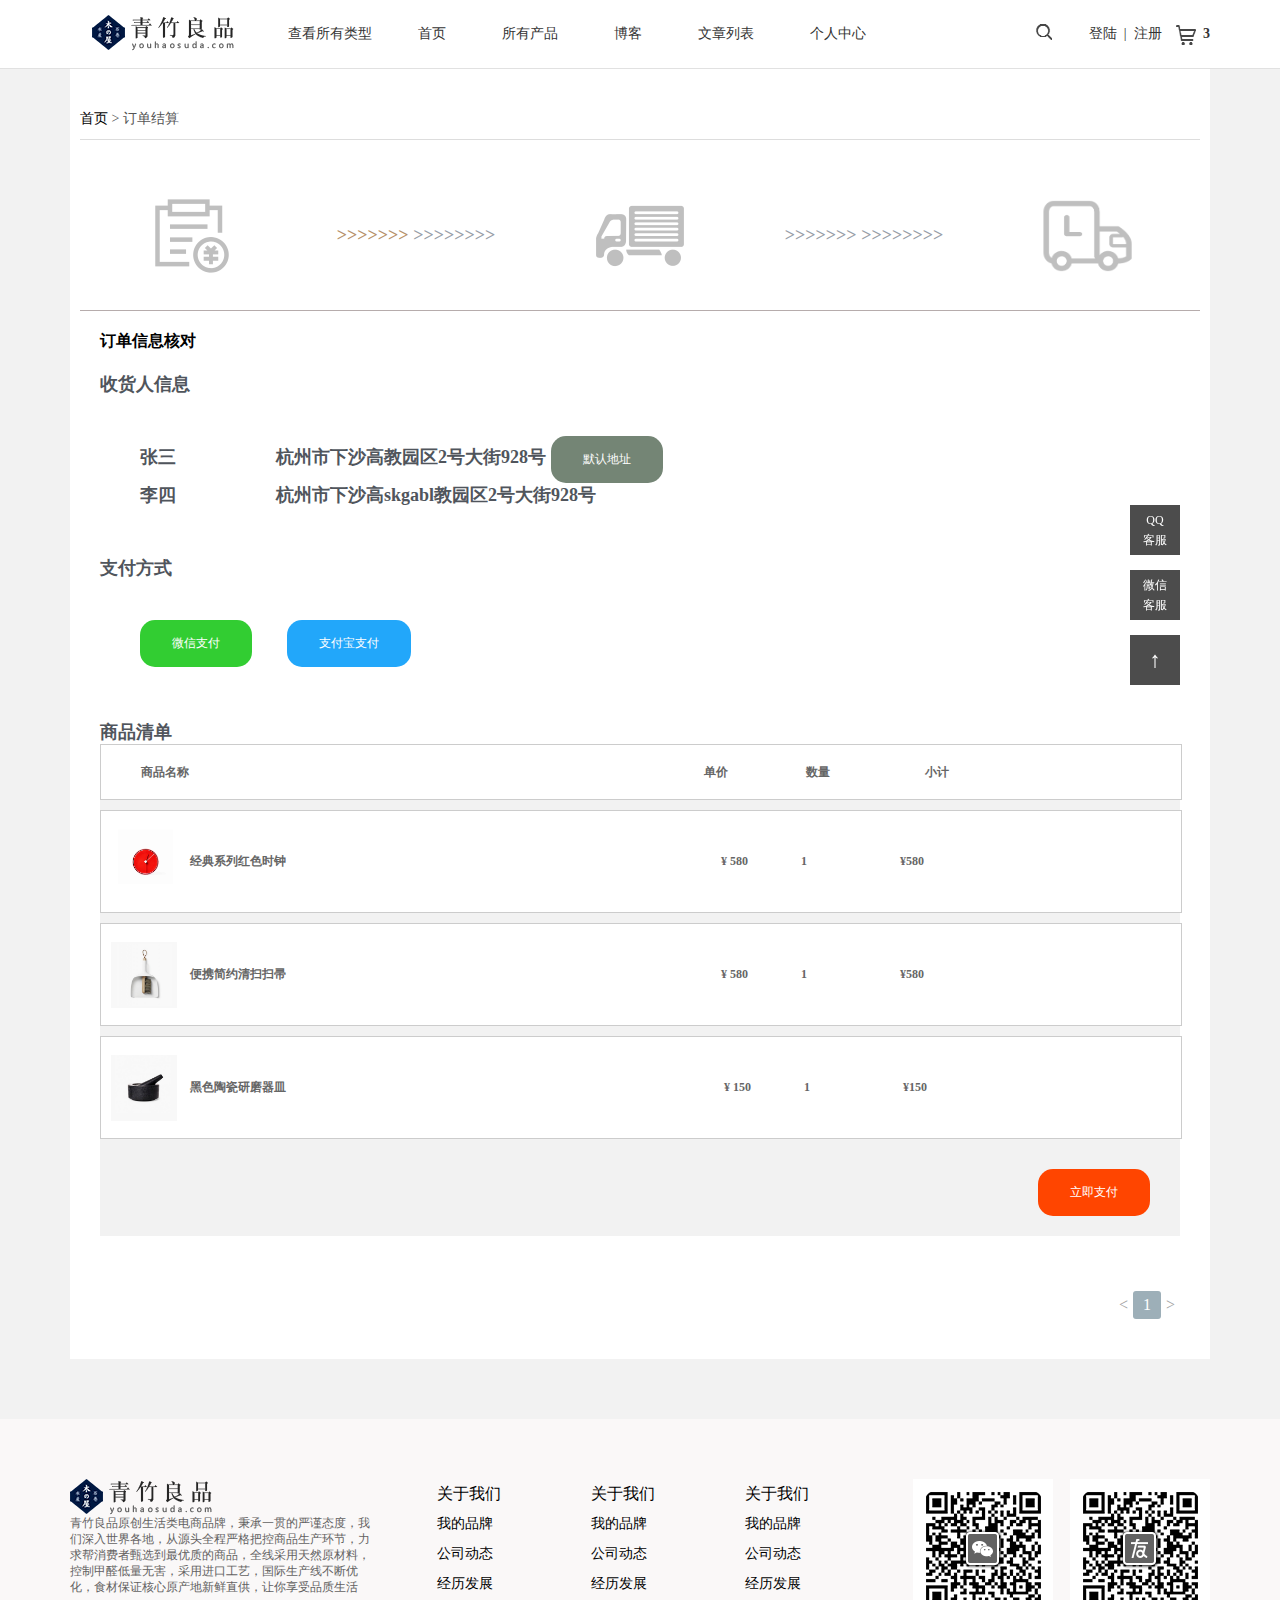
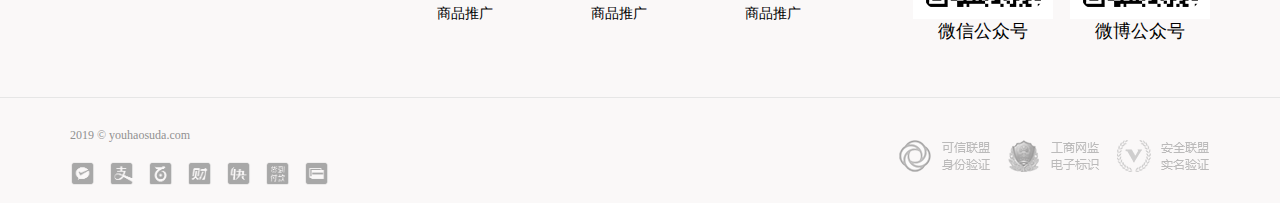
<file: ordersettle.html>
<!DOCTYPE html>
<html lang="en">
<head>
    <link rel="stylesheet" href="css/购物车.css">
	<meta charset="UTF-8">
	<title>Document</title>
	<style>
    .state1{
        position: relative;
        float: left;
        width: 20%;
        height: 150px;
        text-align: center;
        line-height: 150px;
    }
    .order{
        margin: 20px;
        font-size:large;
        font-weight: bolder;
        color: rgb(80, 85, 92);
    }
    
    .receiver{
        width: 50%;
        margin: 40px;
    }
    .button {
    
    border: none;
    color: white;
    padding: 15px 32px;
    text-align: center;
    text-decoration: none;
    display: inline-block;
    font-size: 12px;
    border-radius: 15px;
}
.count{
    margin-left: 50px;
}

    </style>

	<!-- reset.css是清楚我页面的默认样式 -->
	<link rel="stylesheet" href="css/reset.css">
	<!-- 二级页面的公共样式代码 -->
	<link rel="stylesheet" href="css/common.css">
	<!-- 自己页面的独有样式 -->
	<link rel="stylesheet" href="css/article.css">
</head>
<body>
	<!-- header部分开始 -->
	<div class="header">
		<div class="header_c inner_c">
			<h1 class="logo">
				青竹商城
			</h1>
			<dl class = "allType">
				<dt><a href="#">查看所有类型</a></dt>
				<dd>
					<div class = "dd_inn">
						<ul class = "dd_cont">
							<li><a href="#">不锈钢</a></li>
							<li><a href="#">原料水泥</a></li>
							<li><a href="#">塑料</a></li>
							<li><a href="#">木质</a></li>
							<li><a href="#">陶瓷</a></li>
						</ul>
						<ul class="pro">
							<li>
								<a href="#">
									<div class="pic">
										<img src="images/img25.png" alt="">
									</div>
									<div class="content">
										<h3>简约木质餐盘</h3>
										<span>￥200</span>
									</div>
								</a>
								<div class="mask">
									<a href="#" class = "btn">查看详情</a>
								</div>
							</li>
							<li>
								<a href="#">
									<div class="pic">
										<img src="images/img26.png" alt="">
									</div>
									<div class="content">
										<h3>简约木质餐盘</h3>
										<span>￥200</span>
									</div>
								</a>
								<div class="mask">
									<a href="#" class = "btn">查看详情</a>
								</div>
							</li>
							<li>
								<a href="#">
									<div class="pic">
										<img src="images/img27.png" alt="">
									</div>
									<div class="content">
										<h3>简约木质餐盘</h3>
										<span>￥200</span>
									</div>
								</a>
								<div class="mask">
									<a href="#" class = "btn">查看详情</a>
								</div>
							</li>
						</ul>
					</div>
				</dd>
			</dl>
			<ul class="nav">
				<li><a href="index.html">首页</a></li>
				<li><a href="allproducts.html">所有产品</a></li>
				<li><a href="blog.html">博客</a></li>
                <li><a href="article.html">文章列表</a></li>
				<li><a href="personal.html">个人中心</a></li>
			</ul>
			<a href="#" class="search"></a>
			<div class="reg">
				<div class="ico">
					<span class = "ico_c"></span>
					<div class="settle">
						<p>3件商品 总计:¥1111</p>
            <div class="shop1"><a href="./购物车.html">去结算</a></div>
					</div>
					<span class = "con">
						3
					</span>
				</div>
				<div class = "reg_c">
					<a href="land.html" id="">登陆</a>
					<span>&nbsp;|&nbsp;</span>
					<a href="registe.html">注册</a>
				</div>
			</div>
		</div>
	</div>
	<!-- header部分结束 -->
    <div class="s_content">
		<div class="s_content_c inner_c">
			<div class="s_info" style="height: 1200px;">
				<div class="s_title">
					<a href="#">
						首页
					</a>
					&gt;
					<span>
						订单结算
					</span>
				</div>
				<div class="article">
                    <div class="state1" >
                       <img src="./images/待支付订单.png" style=" width: 100px;height: 100px;" alt="待支付"><span>
                          
                            </div>
                    <div class="state1" > 
                        <h2 style="color: #b69169;font-size: large;font-weight: bold;">&gt&gt&gt&gt&gt&gt&gt <span style="color: #989ea7;">&gt&gt&gt&gt&gt&gt&gt&gt</span></h2>
                    </div>
                    <div class="state1">
                        <img src="./images/待发货2.png" style=" width: 100px;height: 100px;" alt="">
                    </div>
                    <div class="state1">
                        <h2 style="color: #989ea7;font-size: large;font-weight: bold;">&gt&gt&gt&gt&gt&gt&gt <span style="color: #989ea7;">&gt&gt&gt&gt&gt&gt&gt&gt</span></h2>
                   
                    </div>
                    <div class="state1">
                        <img src="./images/待收货.png" style=" width: 100px;height: 80px;" alt="">
                  
                    </div>
                </div>
                <div style="border-top: 1px solid rgb(182, 172, 172) ;width:100%;height: 600px;" class="models">
                    <h2 style="margin: 20px; font-weight: bolder;">订单信息核对</h2>
                    <div class="order">
                        
                            <p>收货人信息</p>
                            <div class="receiver" style="height: 80px;">
                                <span>张三</span><span style="margin-left: 100px;">杭州市下沙高教园区2号大街928号</span>
                                <button class="button" style="background-color: #748575;">默认地址</button>
                                <span >李四</span><span style="margin-left: 100px;">杭州市下沙高skgabl教园区2号大街928号</span>
                              
                            </div>
                    </div>
                    <div class="order">
                        
                        <p>支付方式</p>
                        <div class="receiver" style="height: 60px;">
                            
                             <button class="button" style="background-color: limegreen;" id="btn1" onclick="fun(this)">微信支付</button>
                             <button class="button" id="btn2" style="background-color: rgb(34, 167, 250);margin-left: 30px;">支付宝支付</button>
                        </div>
                </div>
                <div class="order">
                        
                    <p>商品清单</p>
                    <div class="outer9">
                    <div class="inter2">
                        <div class="inter21">
                            <span class="s2">商品名称</span><span class="s3">&nbsp;&nbsp;&nbsp;&nbsp; 单价</span>
                            <span class="count">数量</span><span class="total">小计</span></div>
                        <div class="inter22">
                            <ul>
                                <li>
                                    <img src="images/s1.png" alt="">
                                    <span class="s1">经典系列红色时钟</span><span class="money">¥</span>
                                    <span class="price">580</span>
                                    <span class="count">1</span>
                                    <span class="money1">¥</span><span class="total">580</span>
                                </li>
                                <li>
                                   <img src="images/s2.png" alt="">
                                    <span class="s1">便携简约清扫扫帚</span><span class="money">¥</span>
                                    <span class="price">580</span>
                                    <span class="count">1</span>
                                    <span class="money1">¥</span><span class="total">580</span>
                                </li>
                                <li>
                                   <img src="images/s3.png" alt="">
                                    <span class="s1">黑色陶瓷研磨器皿</span> <span class="money">¥</span>
                                    <span class="price">150</span>
                                    <span class="count">1</span>
                                    <span class="money1">¥</span><span class="total">150</span>
                                </li>
                            </ul>
                            <button class="button" style="position: relative;float: right;right: 30px;top: 20px;background-color: orangered;">立即支付</button>
                        </div>
                        <div class="inter23">
                            <div class="picture">
                                <img src="./images/0.png" alt="">
                            </div>
                            <p>您的购物车还没有商品，快去挑选心爱的商品吧！</p>
                            <a href=""><span>去逛逛</span></a>
                        </div>
                    </div>
                </div>
            </div>
                </div>
				<div class="pages">
					<span>&lt;</span><a href="#">1</a><span>&gt;</span>
				</div>
			</div>
		</div>
	</div>
	<!-- footer部分开始 -->
	<div class="footer">
		<div class="footer_c inner_c">
			<div class="footer_top">
				<div class="bir">
					<a href="#">
						<img src="images/logo.png" alt="">
					</a>
					<div class="info">
						青竹良品原创生活类电商品牌，秉承一贯的严谨态度，我们深入世界各地，从源头全程严格把控商品生产环节，力求帮消费者甄选到最优质的商品，全线采用天然原材料，控制甲醛低量无害，采用进口工艺，国际生产线不断优化，食材保证核心原产地新鲜直供，让你享受品质生活
					</div>
				</div>
				<div class="about">
					<dl>
						<dt>
							<a href="#">
								关于我们
							</a>
						</dt>
						<dd>
							<a href="#">
								我的品牌
							</a>
						</dd>
						<dd>
							<a href="#">
								公司动态
							</a>
						</dd>
						<dd>
							<a href="#">
								经历发展
							</a>
						</dd>
						<dd>
							<a href="#">
								商品推广
							</a>
						</dd>
					</dl>
					<dl>
						<dt>
							<a href="#">
								关于我们
							</a>
						</dt>
						<dd>
							<a href="#">
								我的品牌
							</a>
						</dd>
						<dd>
							<a href="#">
								公司动态
							</a>
						</dd>
						<dd>
							<a href="#">
								经历发展
							</a>
						</dd>
						<dd>
							<a href="#">
								商品推广
							</a>
						</dd>
					</dl>
					<dl>
						<dt>
							<a href="#">
								关于我们
							</a>
						</dt>
						<dd>
							<a href="#">
								我的品牌
							</a>
						</dd>
						<dd>
							<a href="#">
								公司动态
							</a>
						</dd>
						<dd>
							<a href="#">
								经历发展
							</a>
						</dd>
						<dd>
							<a href="#">
								商品推广
							</a>
						</dd>
					</dl>
				</div>
				<div class="ewm">
					<p class="wx">
						<img src="images/img71.png" alt="">
						<span>微信公众号</span>
					</p>
					<p class="wb">
						<img src="images/img72.png" alt="">
						<span>微博公众号</span>
					</p>
				</div>
			</div>
		</div>
		<div class="footer_bar">
			<div class="footer_bar_c inner_c">
				<div class = "pay">
					<p class = "copy">
						2019 © youhaosuda.com
					</p>
					<p class = "ico">
						<a href="#">
							<img src="images/img81.png" alt="">
						</a>
						<a href="#">
							<img src="images/img82.png" alt="">
						</a>
						<a href="#">
							<img src="images/img83.png" alt="">
						</a>
						<a href="#">
							<img src="images/img84.png" alt="">
						</a>
						<a href="#">
							<img src="images/img85.png" alt="">
						</a>
						<a href="#">
							<img src="images/img86.png" alt="">
						</a>
						<a href="#">
							<img src="images/img87.png" alt="">
						</a>
					</p>
				</div>
				<div class="super">
					<a href="#" class = "pic1">
						
					</a>
					<a href="#" class = "pic2">
						
					</a>
					<a href="#" class = "pic3">
						
					</a>
				</div>
			</div>
		</div>
	</div>
	<!-- 返回顶部 -->
	<div class="lingpin_top">
		<a href="#" class = "qq">QQ<br/>客服</a>
		<a href="#" class = "wx">微信<br/>客服</a>
		<a href="#" class = "top_c">↑</a>
	</div>
</body>
<script>
    function fun(){
        var btn=document.getElementById("btn1");
        var btn=document.getElementById("btn2");
        btn.style.border="1px solid red"
    }
</script>
</file>
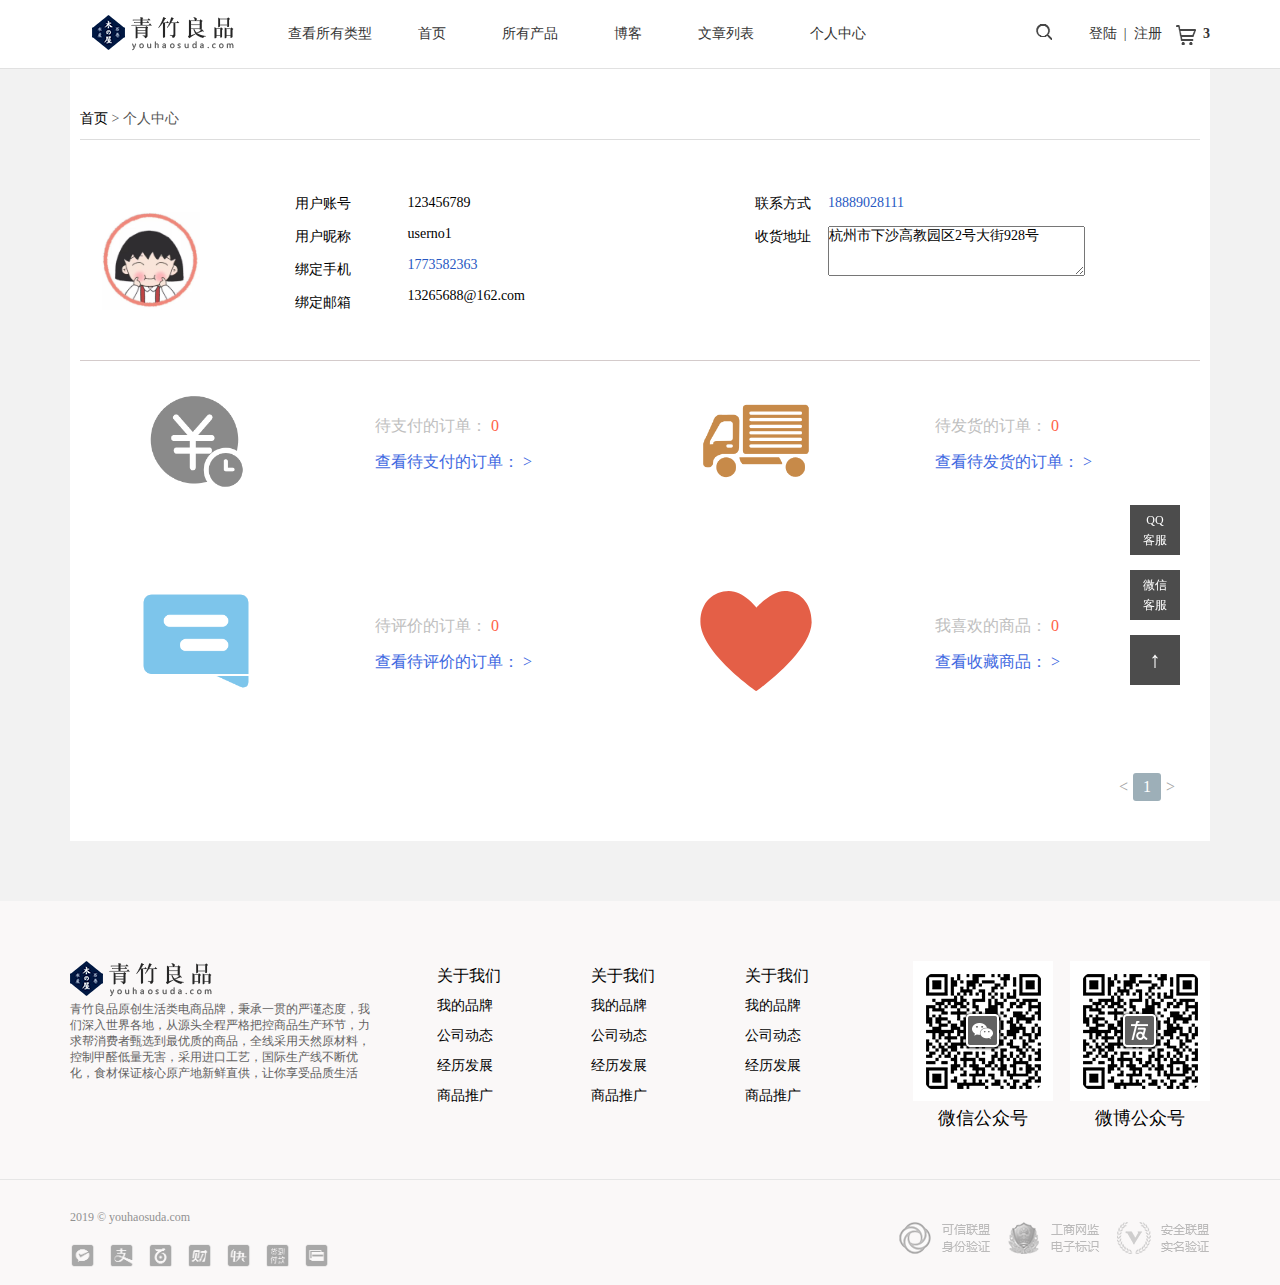
<file: personal.html>
<!DOCTYPE html>
<html lang="en">
<head>
	<meta charset="UTF-8">
	<title>Document</title>
	<style>
    .left {
        float: left;
        width: 50%;
        height: 200px;
        position: relative;
        /* border: 1px solid rgb(200, 210, 218); */
        /* background-color: grey; */
    }
    .right{
        float: left;
        height: 200px;
        width: 50%;
        position: relative;
        /* border: 1px solid rgb(200, 210, 218); */
    }
    .header-image{
        position: absolute;
        top: 50px;
        left:20px;
    }
    .infomation{
        position: absolute;
        top: 20px;
        left: 200px;
    }
    .infomation-right{
        position: absolute;
        top: 20px;
        left: 100px;
    }
    .infomation-detail{
        position: absolute;
        top: 20px;
        right: 100px;
    }
    .infomation-right-detail{
        position: absolute;
        top: 20px;
        right: 100px;
    }
    .infomation>ul>li{
        margin: 15px;
        font-size: 14px;
    }
    .infomation-right>ul>li{
        margin: 15px;
        font-size: 14px;
    }
    .infomation-detail>ul>li{
        margin: 15px;
        font-size: 14px;
    }
    .infomation-right-detail>ul>li{
        margin: 15px;
        font-size: 14px;
    }
    .model1{
        position: relative;    
        float: left;
        width: 50%;
        height: 50%;
        /* border: 1px solid grey; */
    }
    .model1>img{
        position: absolute;
        left: 10%;
        top: 10%;
    }
    .aboutlist{
        position: absolute;
        left: 50%;
        top: 20%;
    }
    

    </style>

	<!-- reset.css是清楚我页面的默认样式 -->
	<link rel="stylesheet" href="css/reset.css">
	<!-- 二级页面的公共样式代码 -->
	<link rel="stylesheet" href="css/common.css">
	<!-- 自己页面的独有样式 -->
	<link rel="stylesheet" href="css/article.css">
</head>
<body>
	<!-- header部分开始 -->
	<div class="header">
		<div class="header_c inner_c">
			<h1 class="logo">
				青竹商城
			</h1>
			<dl class = "allType">
				<dt><a href="#">查看所有类型</a></dt>
				<dd>
					<div class = "dd_inn">
						<ul class = "dd_cont">
							<li><a href="#">不锈钢</a></li>
							<li><a href="#">原料水泥</a></li>
							<li><a href="#">塑料</a></li>
							<li><a href="#">木质</a></li>
							<li><a href="#">陶瓷</a></li>
						</ul>
						<ul class="pro">
							<li>
								<a href="#">
									<div class="pic">
										<img src="images/img25.png" alt="">
									</div>
									<div class="content">
										<h3>简约木质餐盘</h3>
										<span>￥200</span>
									</div>
								</a>
								<div class="mask">
									<a href="#" class = "btn">查看详情</a>
								</div>
							</li>
							<li>
								<a href="#">
									<div class="pic">
										<img src="images/img26.png" alt="">
									</div>
									<div class="content">
										<h3>简约木质餐盘</h3>
										<span>￥200</span>
									</div>
								</a>
								<div class="mask">
									<a href="#" class = "btn">查看详情</a>
								</div>
							</li>
							<li>
								<a href="#">
									<div class="pic">
										<img src="images/img27.png" alt="">
									</div>
									<div class="content">
										<h3>简约木质餐盘</h3>
										<span>￥200</span>
									</div>
								</a>
								<div class="mask">
									<a href="#" class = "btn">查看详情</a>
								</div>
							</li>
						</ul>
					</div>
				</dd>
			</dl>
			<ul class="nav">
				<li><a href="index.html">首页</a></li>
				<li><a href="allproducts.html">所有产品</a></li>
				<li><a href="blog.html">博客</a></li>
                <li><a href="article.html">文章列表</a></li>
				<li><a href="personal.html">个人中心</a></li>
			</ul>
			<a href="#" class="search"></a>
			<div class="reg">
				<div class="ico">
					<span class = "ico_c"></span>
					<div class="settle">
						<p>3件商品 总计:¥1111</p>
            <div class="shop1"><a href="./购物车.html">去结算</a></div>
					</div>
					<span class = "con">
						3
					</span>
				</div>
				<div class = "reg_c">
					<a href="land.html" id="">登陆</a>
					<span>&nbsp;|&nbsp;</span>
					<a href="registe.html">注册</a>
				</div>
			</div>
		</div>
	</div>
	<!-- header部分结束 -->
    <div class="s_content">
		<div class="s_content_c inner_c">
			<div class="s_info">
				<div class="s_title">
					<a href="#">
						首页
					</a>
					&gt;
					<span>
						个人中心
					</span>
				</div>
				<div class="article">
					<div class="left">
                        <div class="header-image">
                           <img src="images/header.jpg" alt="" width="100px" height="100px">     
                        </div>
                        <div class="infomation">
                            
                            <ul>
                                <li>用户账号</li>
                                <li>用户昵称</li>
                                <li>绑定手机</li>
                                <li>绑定邮箱</li>
                            </ul>
                        </div>
                        <div class="infomation-detail">
                            <ul>
                                <li>123456789</li>
                                <li>userno1<li>
                                <li style="color: rgb(38, 87, 194);">1773582363</li>
                                <li>13265688@162.com</li>
                            </ul>
                        </div>
                    </div>
                    <div class="right">
                        <div class="infomation-right">
                            
                            <ul>
                                <li>联系方式</li>
                                <li>收货地址</li>
                            </ul>
                        </div>
                        <div class="infomation-right-detail">
                            <ul>
                                <li style="color: rgb(38, 87, 194);">18889028111</li>
                                <li><textarea rows="3" cols="30">杭州市下沙高教园区2号大街928号</textarea><li>
                                
                            </ul>
                        </div>
                    </div>
                </div>
                <div style="border-top: 1px solid rgb(212, 203, 203) ;width:100%;height: 400px;" class="models">
                    <div class="model1">
                            <img src="./images/订单-待支付.png" alt="" style="width: 120px;height: 120px;">
                            <div class="aboutlist">
                                <h4 style="color: silver;margin: 15px;" >待支付的订单：  <span style="color: tomato;">0</span></h4>
                                <p style="color: royalblue;margin: 15px;" >查看待支付的订单：  <span style="color:royalblue">></span></p>
                            </div>
                    </div>
                    <div class="model1">
                        <img src="./images/待发 货.png" alt="" style="width: 120px;height: 120px;">
                        <div class="aboutlist">
                            <h4 style="color: silver;margin: 15px;" >待发货的订单：  <span style="color: tomato;">0</span></h4>
                            <p style="color: royalblue;margin: 15px;" >查看待发货的订单：  <span style="color:royalblue">></span></p>
                        </div>
                    </div>
                    <div class="model1">
                        <img src="./images/待评价.png" alt="" style="width: 120px;height: 120px;">
                        <div class="aboutlist">
                            <h4 style="color: silver;margin: 15px;" >待评价的订单：  <span style="color: tomato;">0</span></h4>
                            <p style="color: royalblue;margin: 15px;" >查看待评价的订单：  <span style="color:royalblue">></span></p>
                        </div>
                    </div>
                    <div class="model1">
                        <img src="./images/我喜欢-01.svg" alt="" style="width: 120px;height: 120px;">
                        <div class="aboutlist">
                            <h4 style="color: silver;margin: 15px;" >我喜欢的商品：  <span style="color: tomato;">0</span></h4>
                            <p style="color: royalblue;margin: 15px;" >查看收藏商品：  <span style="color:royalblue">></span></p>
                        </div>
                    </div>
                </div>
				<div class="pages">
					<span>&lt;</span><a href="#">1</a><span>&gt;</span>
				</div>
			</div>
		</div>
	</div>
	<!-- footer部分开始 -->
	<div class="footer">
		<div class="footer_c inner_c">
			<div class="footer_top">
				<div class="bir">
					<a href="#">
						<img src="images/logo.png" alt="">
					</a>
					<div class="info">
						青竹良品原创生活类电商品牌，秉承一贯的严谨态度，我们深入世界各地，从源头全程严格把控商品生产环节，力求帮消费者甄选到最优质的商品，全线采用天然原材料，控制甲醛低量无害，采用进口工艺，国际生产线不断优化，食材保证核心原产地新鲜直供，让你享受品质生活
					</div>
				</div>
				<div class="about">
					<dl>
						<dt>
							<a href="#">
								关于我们
							</a>
						</dt>
						<dd>
							<a href="#">
								我的品牌
							</a>
						</dd>
						<dd>
							<a href="#">
								公司动态
							</a>
						</dd>
						<dd>
							<a href="#">
								经历发展
							</a>
						</dd>
						<dd>
							<a href="#">
								商品推广
							</a>
						</dd>
					</dl>
					<dl>
						<dt>
							<a href="#">
								关于我们
							</a>
						</dt>
						<dd>
							<a href="#">
								我的品牌
							</a>
						</dd>
						<dd>
							<a href="#">
								公司动态
							</a>
						</dd>
						<dd>
							<a href="#">
								经历发展
							</a>
						</dd>
						<dd>
							<a href="#">
								商品推广
							</a>
						</dd>
					</dl>
					<dl>
						<dt>
							<a href="#">
								关于我们
							</a>
						</dt>
						<dd>
							<a href="#">
								我的品牌
							</a>
						</dd>
						<dd>
							<a href="#">
								公司动态
							</a>
						</dd>
						<dd>
							<a href="#">
								经历发展
							</a>
						</dd>
						<dd>
							<a href="#">
								商品推广
							</a>
						</dd>
					</dl>
				</div>
				<div class="ewm">
					<p class="wx">
						<img src="images/img71.png" alt="">
						<span>微信公众号</span>
					</p>
					<p class="wb">
						<img src="images/img72.png" alt="">
						<span>微博公众号</span>
					</p>
				</div>
			</div>
		</div>
		<div class="footer_bar">
			<div class="footer_bar_c inner_c">
				<div class = "pay">
					<p class = "copy">
						2019 © youhaosuda.com
					</p>
					<p class = "ico">
						<a href="#">
							<img src="images/img81.png" alt="">
						</a>
						<a href="#">
							<img src="images/img82.png" alt="">
						</a>
						<a href="#">
							<img src="images/img83.png" alt="">
						</a>
						<a href="#">
							<img src="images/img84.png" alt="">
						</a>
						<a href="#">
							<img src="images/img85.png" alt="">
						</a>
						<a href="#">
							<img src="images/img86.png" alt="">
						</a>
						<a href="#">
							<img src="images/img87.png" alt="">
						</a>
					</p>
				</div>
				<div class="super">
					<a href="#" class = "pic1">
						
					</a>
					<a href="#" class = "pic2">
						
					</a>
					<a href="#" class = "pic3">
						
					</a>
				</div>
			</div>
		</div>
	</div>
	<!-- 返回顶部 -->
	<div class="lingpin_top">
		<a href="#" class = "qq">QQ<br/>客服</a>
		<a href="#" class = "wx">微信<br/>客服</a>
		<a href="#" class = "top_c">↑</a>
	</div>
</body>
</file>
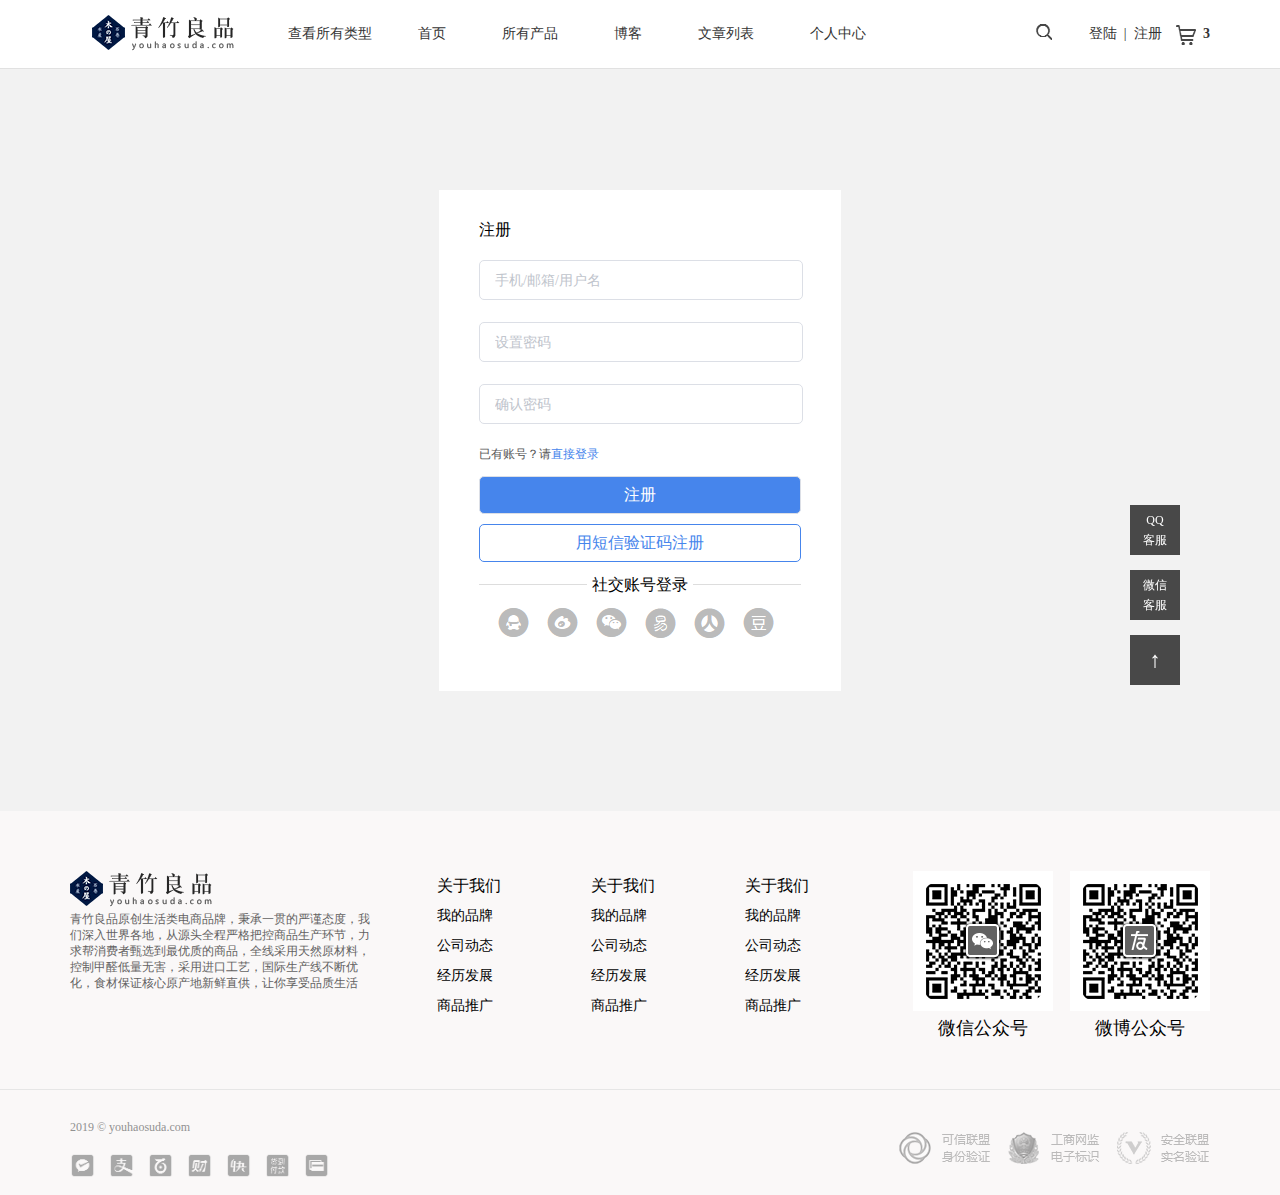
<file: registe.html>
<!DOCTYPE html>
<html lang="en">
<head>
	<meta charset="UTF-8">
	<title>Document</title>
	<!-- reset.css是清楚我页面的默认样式 -->
	<link rel="stylesheet" href="css/reset.css">
	<!-- 二级页面的公共样式代码 -->
	<link rel="stylesheet" href="css/common.css">
	<!-- 自己页面的独有CSS -->
	<link rel="stylesheet" href="css/login.css">
</head>
<body>
	<!-- header部分开始 -->
	<div class="header">
		<div class="header_c inner_c">
			<h1 class="logo">
				青竹商城
			</h1>
			<dl class = "allType">
				<dt><a href="#">查看所有类型</a></dt>
				<dd>
					<div class = "dd_inn">
						<ul class = "dd_cont">
							<li><a href="#">不锈钢</a></li>
							<li><a href="#">原料水泥</a></li>
							<li><a href="#">塑料</a></li>
							<li><a href="#">木质</a></li>
							<li><a href="#">陶瓷</a></li>
						</ul>
						<ul class="pro">
							<li>
								<a href="#">
									<div class="pic">
										<img src="images/img25.png" alt="">
									</div>
									<div class="content">
										<h3>简约木质餐盘</h3>
										<span>￥200</span>
									</div>
								</a>
								<div class="mask">
									<a href="#" class = "btn">查看详情</a>
								</div>
							</li>
							<li>
								<a href="#">
									<div class="pic">
										<img src="images/img26.png" alt="">
									</div>
									<div class="content">
										<h3>简约木质餐盘</h3>
										<span>￥200</span>
									</div>
								</a>
								<div class="mask">
									<a href="#" class = "btn">查看详情</a>
								</div>
							</li>
							<li>
								<a href="#">
									<div class="pic">
										<img src="images/img27.png" alt="">
									</div>
									<div class="content">
										<h3>简约木质餐盘</h3>
										<span>￥200</span>
									</div>
								</a>
								<div class="mask">
									<a href="#" class = "btn">查看详情</a>
								</div>
							</li>
						</ul>
					</div>
				</dd>
			</dl>
			<ul class="nav">
				<li><a href="index.html">首页</a></li>
				<li><a href="allproducts.html">所有产品</a></li>
				<li><a href="blog.html">博客</a></li>
				<li><a href="article.html">文章列表</a></li>
				<li><a href="./personal.html">个人中心</a></li>
			</ul>
			<a href="#" class="search"></a>
			<div class="reg">
				<div class="ico">
					<span class = "ico_c"></span>
					<div class="settle">
						<p>3件商品 总计:¥1111</p>
            <div class="shop1"><a href="./购物车.html">去结算</a></div>
     
					</div>
					<span class = "con">
						3
					</span>
				</div>
				<div class = "reg_c">
					<a href="land.html" id="">登陆</a>
					<span>&nbsp;|&nbsp;</span>
					<a href="registe.html">注册</a>
				</div>
			</div>
		</div>
	</div>
	<!-- header部分结束 -->
	<div class="login">
		<div class="main">
			<h2>注册</h2>
			<form action="#">
				<!-- 用户名 type属性值是text指的是文本框-->
				<input type="text" placeholder="手机/邮箱/用户名" class = "in1" >
				<!-- 密码 type属性值是password指的是密码框-->
				<input type="password" placeholder="设置密码">
				<input type="password" placeholder="确认密码">
				<!-- 注册和忘记密码 -->
				<p class = "zc">
					已有账号？请<a href="#">直接登录</a>
				</p>
				<!-- input的type值如果是button，指的是按钮 -->
				<input type="button" value = "注册" class = "btn_d">
				<input type="button" value = "用短信验证码注册" class = "btn_p">
			</form>
			<div class = "acc">
				<h3>社交账号登录</h3>
				<p>
					<a href="#" class = "a1"></a>
					<a href="#" class = "a2"></a>
					<a href="#" class = "a3"></a>
					<a href="#" class = "a4"></a>
					<a href="#" class = "a5"></a>
					<a href="#" class = "a6"></a>
				</p>
			</div>
		</div>
	</div>
	<!-- footer部分开始 -->
	<div class="footer">
		<div class="footer_c inner_c">
			<div class="footer_top">
				<div class="bir">
					<a href="#">
						<img src="images/logo.png" alt="">
					</a>
					<div class="info">
						青竹良品原创生活类电商品牌，秉承一贯的严谨态度，我们深入世界各地，从源头全程严格把控商品生产环节，力求帮消费者甄选到最优质的商品，全线采用天然原材料，控制甲醛低量无害，采用进口工艺，国际生产线不断优化，食材保证核心原产地新鲜直供，让你享受品质生活
					</div>
				</div>
				<div class="about">
					<dl>
						<dt>
							<a href="#">
								关于我们
							</a>
						</dt>
						<dd>
							<a href="#">
								我的品牌
							</a>
						</dd>
						<dd>
							<a href="#">
								公司动态
							</a>
						</dd>
						<dd>
							<a href="#">
								经历发展
							</a>
						</dd>
						<dd>
							<a href="#">
								商品推广
							</a>
						</dd>
					</dl>
					<dl>
						<dt>
							<a href="#">
								关于我们
							</a>
						</dt>
						<dd>
							<a href="#">
								我的品牌
							</a>
						</dd>
						<dd>
							<a href="#">
								公司动态
							</a>
						</dd>
						<dd>
							<a href="#">
								经历发展
							</a>
						</dd>
						<dd>
							<a href="#">
								商品推广
							</a>
						</dd>
					</dl>
					<dl>
						<dt>
							<a href="#">
								关于我们
							</a>
						</dt>
						<dd>
							<a href="#">
								我的品牌
							</a>
						</dd>
						<dd>
							<a href="#">
								公司动态
							</a>
						</dd>
						<dd>
							<a href="#">
								经历发展
							</a>
						</dd>
						<dd>
							<a href="#">
								商品推广
							</a>
						</dd>
					</dl>
				</div>
				<div class="ewm">
					<p class="wx">
						<img src="images/img71.png" alt="">
						<span>微信公众号</span>
					</p>
					<p class="wb">
						<img src="images/img72.png" alt="">
						<span>微博公众号</span>
					</p>
				</div>
			</div>
		</div>
		<div class="footer_bar">
			<div class="footer_bar_c inner_c">
				<div class = "pay">
					<p class = "copy">
						2019 © youhaosuda.com
					</p>
					<p class = "ico">
						<a href="#">
							<img src="images/img81.png" alt="">
						</a>
						<a href="#">
							<img src="images/img82.png" alt="">
						</a>
						<a href="#">
							<img src="images/img83.png" alt="">
						</a>
						<a href="#">
							<img src="images/img84.png" alt="">
						</a>
						<a href="#">
							<img src="images/img85.png" alt="">
						</a>
						<a href="#">
							<img src="images/img86.png" alt="">
						</a>
						<a href="#">
							<img src="images/img87.png" alt="">
						</a>
					</p>
				</div>
				<div class="super">
					<a href="#" class = "pic1">
						
					</a>
					<a href="#" class = "pic2">
						
					</a>
					<a href="#" class = "pic3">
						
					</a>
				</div>
			</div>
		</div>
	</div>
	<!-- 返回顶部 -->
	<div class="lingpin_top">
		<a href="#" class = "qq">QQ<br/>客服</a>
		<a href="#" class = "wx">微信<br/>客服</a>
		<a href="#" class = "top_c">↑</a>
	</div>
</body>
</html>
</file>
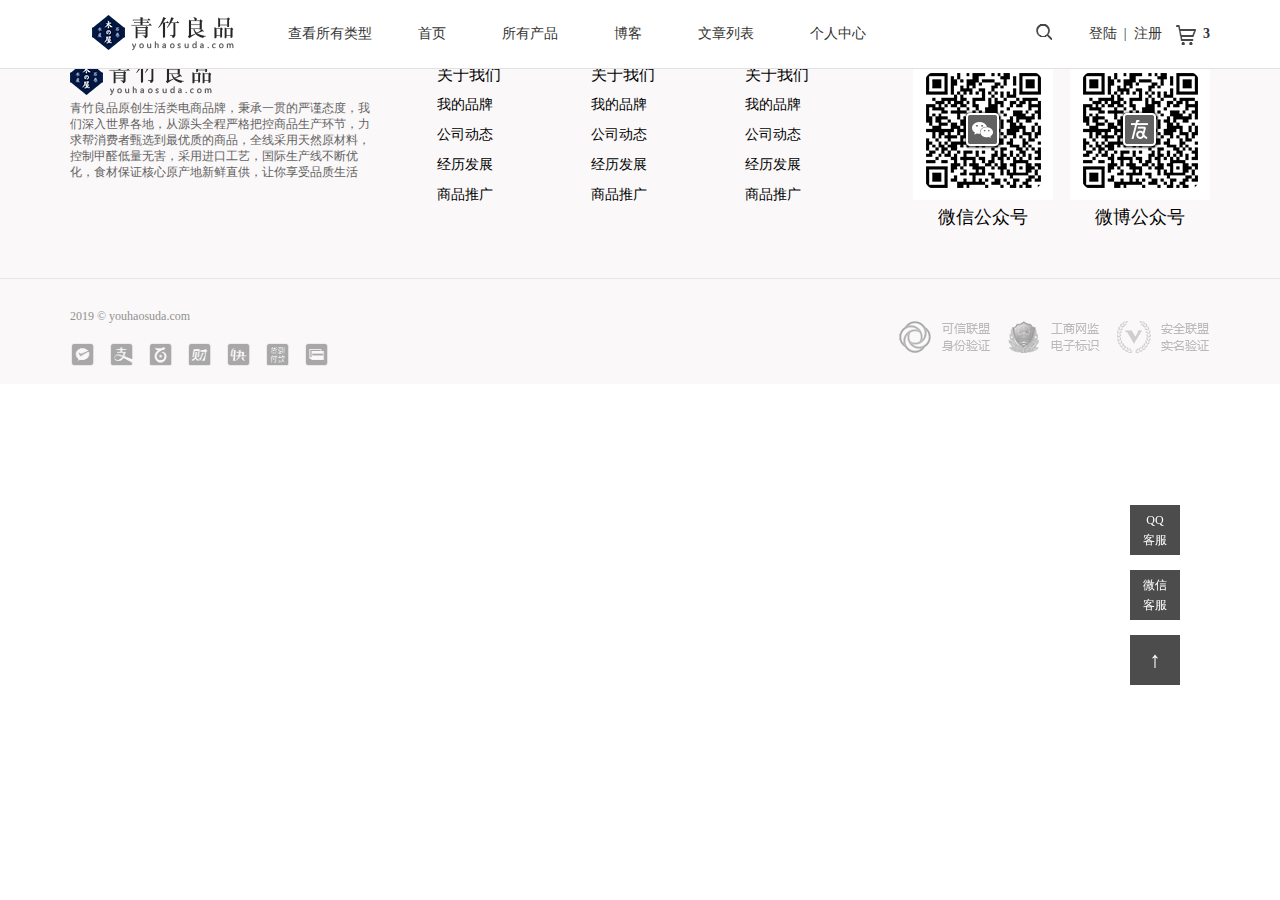
<file: 二级页面的公共样式.html>
<!DOCTYPE html>
<html lang="en">
<head>
	<meta charset="UTF-8">
	<title>Document</title>
	<!-- reset.css是清楚我页面的默认样式 -->
	<link rel="stylesheet" href="css/reset.css">
	<!-- 二级页面的公共样式代码 -->
	<link rel="stylesheet" href="css/common.css">
</head>
<body>
	<!-- header部分开始 -->
	<div class="header">
		<div class="header_c inner_c">
			<h1 class="logo">
				青竹商城
			</h1>
			<dl class = "allType">
				<dt><a href="#">查看所有类型</a></dt>
				<dd>
					<div class = "dd_inn">
						<ul class = "dd_cont">
							<li><a href="#">不锈钢</a></li>
							<li><a href="#">原料水泥</a></li>
							<li><a href="#">塑料</a></li>
							<li><a href="#">木质</a></li>
							<li><a href="#">陶瓷</a></li>
						</ul>
						<ul class="pro">
							<li>
								<a href="#">
									<div class="pic">
										<img src="images/img25.png" alt="">
									</div>
									<div class="content">
										<h3>简约木质餐盘</h3>
										<span>￥200</span>
									</div>
								</a>
								<div class="mask">
									<a href="#" class = "btn">查看详情</a>
								</div>
							</li>
							<li>
								<a href="#">
									<div class="pic">
										<img src="images/img26.png" alt="">
									</div>
									<div class="content">
										<h3>简约木质餐盘</h3>
										<span>￥200</span>
									</div>
								</a>
								<div class="mask">
									<a href="#" class = "btn">查看详情</a>
								</div>
							</li>
							<li>
								<a href="#">
									<div class="pic">
										<img src="images/img27.png" alt="">
									</div>
									<div class="content">
										<h3>简约木质餐盘</h3>
										<span>￥200</span>
									</div>
								</a>
								<div class="mask">
									<a href="#" class = "btn">查看详情</a>
								</div>
							</li>
						</ul>
					</div>
				</dd>
			</dl>
			<ul class="nav">
				<li><a href="./index.html">首页</a></li>
				<li><a href="./allproducts.html">所有产品</a></li>
				<li><a href="./blog.html">博客</a></li>
				<li><a href="./article.html">文章列表</a></li>
				<li><a href="./personal.html">个人中心</a></li>
			</ul>
			<a href="#" class="search"></a>
			<div class="reg">
				<div class="ico">
					<span class = "ico_c"></span>
					<div class="settle">
						<p>3件商品 总计:¥1111</p>
						<div class="shop1"><a href="./购物车.html">去结算</a></div>
					 </div>
					<span class = "con">
						3
					</span>
				</div>
				<div class = "reg_c">
					<a href="#" id="">登陆</a>
					<span>&nbsp;|&nbsp;</span>
					<a href="#">注册</a>
				</div>
			</div>
		</div>
	</div>
	<!-- header部分结束 -->

	<!-- footer部分开始 -->
	<div class="footer">
		<div class="footer_c inner_c">
			<div class="footer_top">
				<div class="bir">
					<a href="#">
						<img src="images/logo.png" alt="">
					</a>
					<div class="info">
						青竹良品原创生活类电商品牌，秉承一贯的严谨态度，我们深入世界各地，从源头全程严格把控商品生产环节，力求帮消费者甄选到最优质的商品，全线采用天然原材料，控制甲醛低量无害，采用进口工艺，国际生产线不断优化，食材保证核心原产地新鲜直供，让你享受品质生活
					</div>
				</div>
				<div class="about">
					<dl>
						<dt>
							<a href="#">
								关于我们
							</a>
						</dt>
						<dd>
							<a href="#">
								我的品牌
							</a>
						</dd>
						<dd>
							<a href="#">
								公司动态
							</a>
						</dd>
						<dd>
							<a href="#">
								经历发展
							</a>
						</dd>
						<dd>
							<a href="#">
								商品推广
							</a>
						</dd>
					</dl>
					<dl>
						<dt>
							<a href="#">
								关于我们
							</a>
						</dt>
						<dd>
							<a href="#">
								我的品牌
							</a>
						</dd>
						<dd>
							<a href="#">
								公司动态
							</a>
						</dd>
						<dd>
							<a href="#">
								经历发展
							</a>
						</dd>
						<dd>
							<a href="#">
								商品推广
							</a>
						</dd>
					</dl>
					<dl>
						<dt>
							<a href="#">
								关于我们
							</a>
						</dt>
						<dd>
							<a href="#">
								我的品牌
							</a>
						</dd>
						<dd>
							<a href="#">
								公司动态
							</a>
						</dd>
						<dd>
							<a href="#">
								经历发展
							</a>
						</dd>
						<dd>
							<a href="#">
								商品推广
							</a>
						</dd>
					</dl>
				</div>
				<div class="ewm">
					<p class="wx">
						<img src="images/img71.png" alt="">
						<span>微信公众号</span>
					</p>
					<p class="wb">
						<img src="images/img72.png" alt="">
						<span>微博公众号</span>
					</p>
				</div>
			</div>
		</div>
		<div class="footer_bar">
			<div class="footer_bar_c inner_c">
				<div class = "pay">
					<p class = "copy">
						2019 © youhaosuda.com
					</p>
					<p class = "ico">
						<a href="#">
							<img src="images/img81.png" alt="">
						</a>
						<a href="#">
							<img src="images/img82.png" alt="">
						</a>
						<a href="#">
							<img src="images/img83.png" alt="">
						</a>
						<a href="#">
							<img src="images/img84.png" alt="">
						</a>
						<a href="#">
							<img src="images/img85.png" alt="">
						</a>
						<a href="#">
							<img src="images/img86.png" alt="">
						</a>
						<a href="#">
							<img src="images/img87.png" alt="">
						</a>
					</p>
				</div>
				<div class="super">
					<a href="#" class = "pic1">
						
					</a>
					<a href="#" class = "pic2">
						
					</a>
					<a href="#" class = "pic3">
						
					</a>
				</div>
			</div>
		</div>
	</div>
	<!-- 返回顶部 -->
	<div class="lingpin_top">
		<a href="#" class = "qq">QQ<br/>客服</a>
		<a href="#" class = "wx">微信<br/>客服</a>
		<a href="#" class = "top_c">↑</a>
	</div>
</body>
</html>
</file>
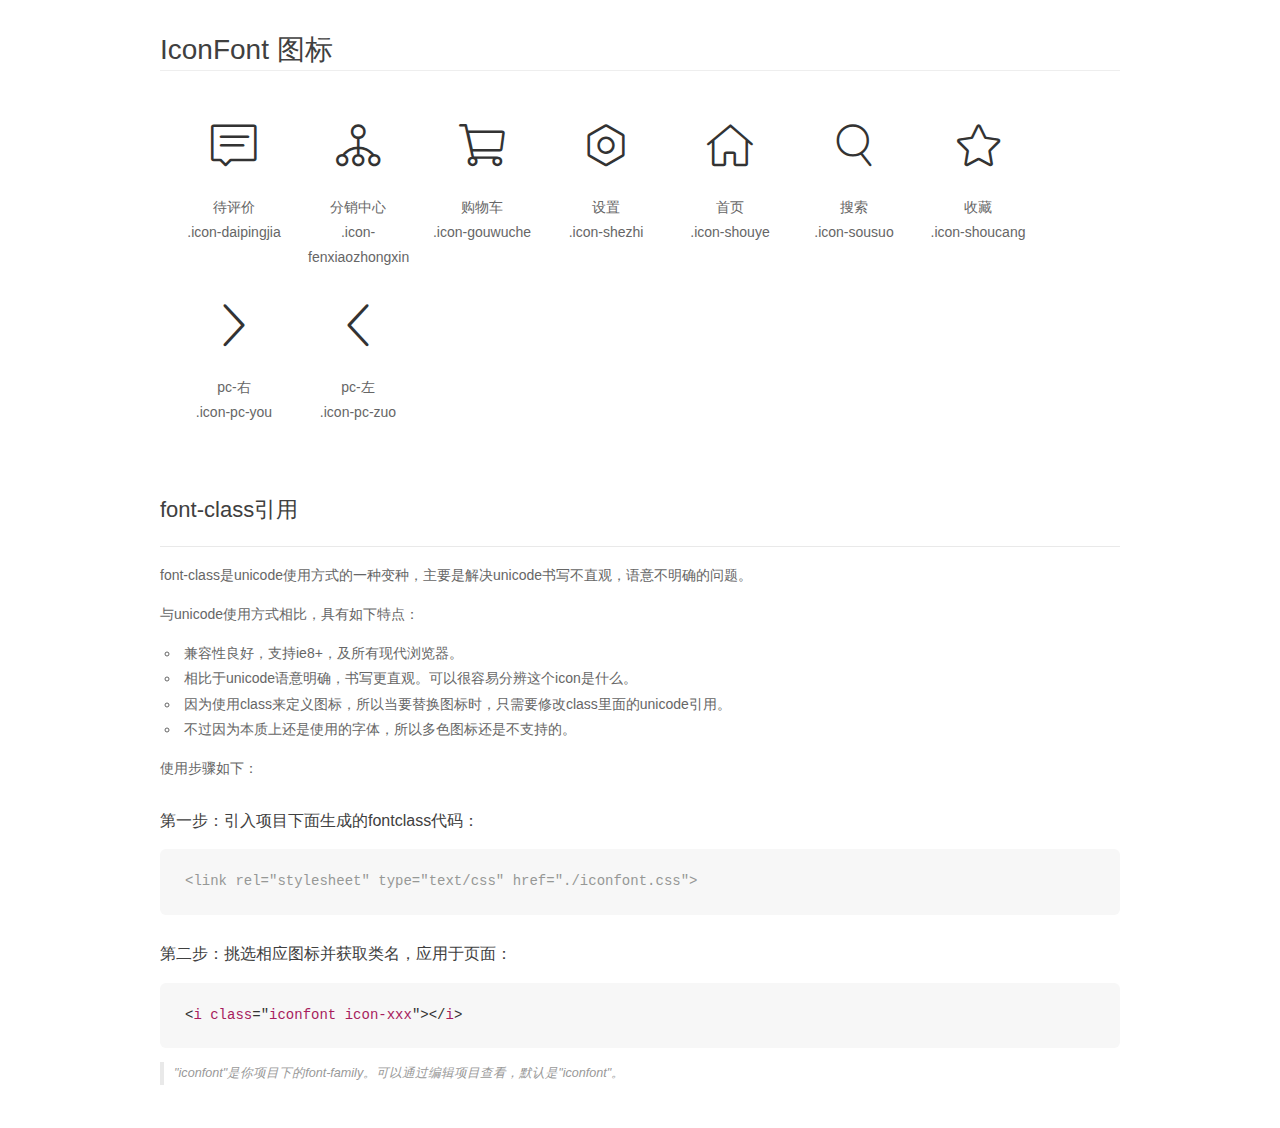
<file: iconfont/demo_fontclass.html>
<!DOCTYPE html>
<html>
<head>
    <meta charset="utf-8"/>
    <title>IconFont</title>
    <link rel="stylesheet" href="demo.css">
    <link rel="stylesheet" href="iconfont.css">
</head>
<body>
    <div class="main markdown">
        <h1>IconFont 图标</h1>
        <ul class="icon_lists clear">
            
                <li>
                <i class="icon iconfont icon-daipingjia"></i>
                    <div class="name">待评价</div>
                    <div class="fontclass">.icon-daipingjia</div>
                </li>
            
                <li>
                <i class="icon iconfont icon-fenxiaozhongxin"></i>
                    <div class="name">分销中心</div>
                    <div class="fontclass">.icon-fenxiaozhongxin</div>
                </li>
            
                <li>
                <i class="icon iconfont icon-gouwuche"></i>
                    <div class="name">购物车</div>
                    <div class="fontclass">.icon-gouwuche</div>
                </li>
            
                <li>
                <i class="icon iconfont icon-shezhi"></i>
                    <div class="name">设置</div>
                    <div class="fontclass">.icon-shezhi</div>
                </li>
            
                <li>
                <i class="icon iconfont icon-shouye"></i>
                    <div class="name">首页</div>
                    <div class="fontclass">.icon-shouye</div>
                </li>
            
                <li>
                <i class="icon iconfont icon-sousuo"></i>
                    <div class="name">搜索</div>
                    <div class="fontclass">.icon-sousuo</div>
                </li>
            
                <li>
                <i class="icon iconfont icon-shoucang"></i>
                    <div class="name">收藏</div>
                    <div class="fontclass">.icon-shoucang</div>
                </li>
            
                <li>
                <i class="icon iconfont icon-pc-you"></i>
                    <div class="name">pc-右</div>
                    <div class="fontclass">.icon-pc-you</div>
                </li>
            
                <li>
                <i class="icon iconfont icon-pc-zuo"></i>
                    <div class="name">pc-左</div>
                    <div class="fontclass">.icon-pc-zuo</div>
                </li>
            
        </ul>

        <h2 id="font-class-">font-class引用</h2>
        <hr>

        <p>font-class是unicode使用方式的一种变种，主要是解决unicode书写不直观，语意不明确的问题。</p>
        <p>与unicode使用方式相比，具有如下特点：</p>
        <ul>
        <li>兼容性良好，支持ie8+，及所有现代浏览器。</li>
        <li>相比于unicode语意明确，书写更直观。可以很容易分辨这个icon是什么。</li>
        <li>因为使用class来定义图标，所以当要替换图标时，只需要修改class里面的unicode引用。</li>
        <li>不过因为本质上还是使用的字体，所以多色图标还是不支持的。</li>
        </ul>
        <p>使用步骤如下：</p>
        <h3 id="-fontclass-">第一步：引入项目下面生成的fontclass代码：</h3>


        <pre><code class="lang-js hljs javascript"><span class="hljs-comment">&lt;link rel="stylesheet" type="text/css" href="./iconfont.css"&gt;</span></code></pre>
        <h3 id="-">第二步：挑选相应图标并获取类名，应用于页面：</h3>
        <pre><code class="lang-css hljs">&lt;<span class="hljs-selector-tag">i</span> <span class="hljs-selector-tag">class</span>="<span class="hljs-selector-tag">iconfont</span> <span class="hljs-selector-tag">icon-xxx</span>"&gt;&lt;/<span class="hljs-selector-tag">i</span>&gt;</code></pre>
        <blockquote>
        <p>"iconfont"是你项目下的font-family。可以通过编辑项目查看，默认是"iconfont"。</p>
        </blockquote>
    </div>
</body>
</html>
</file>
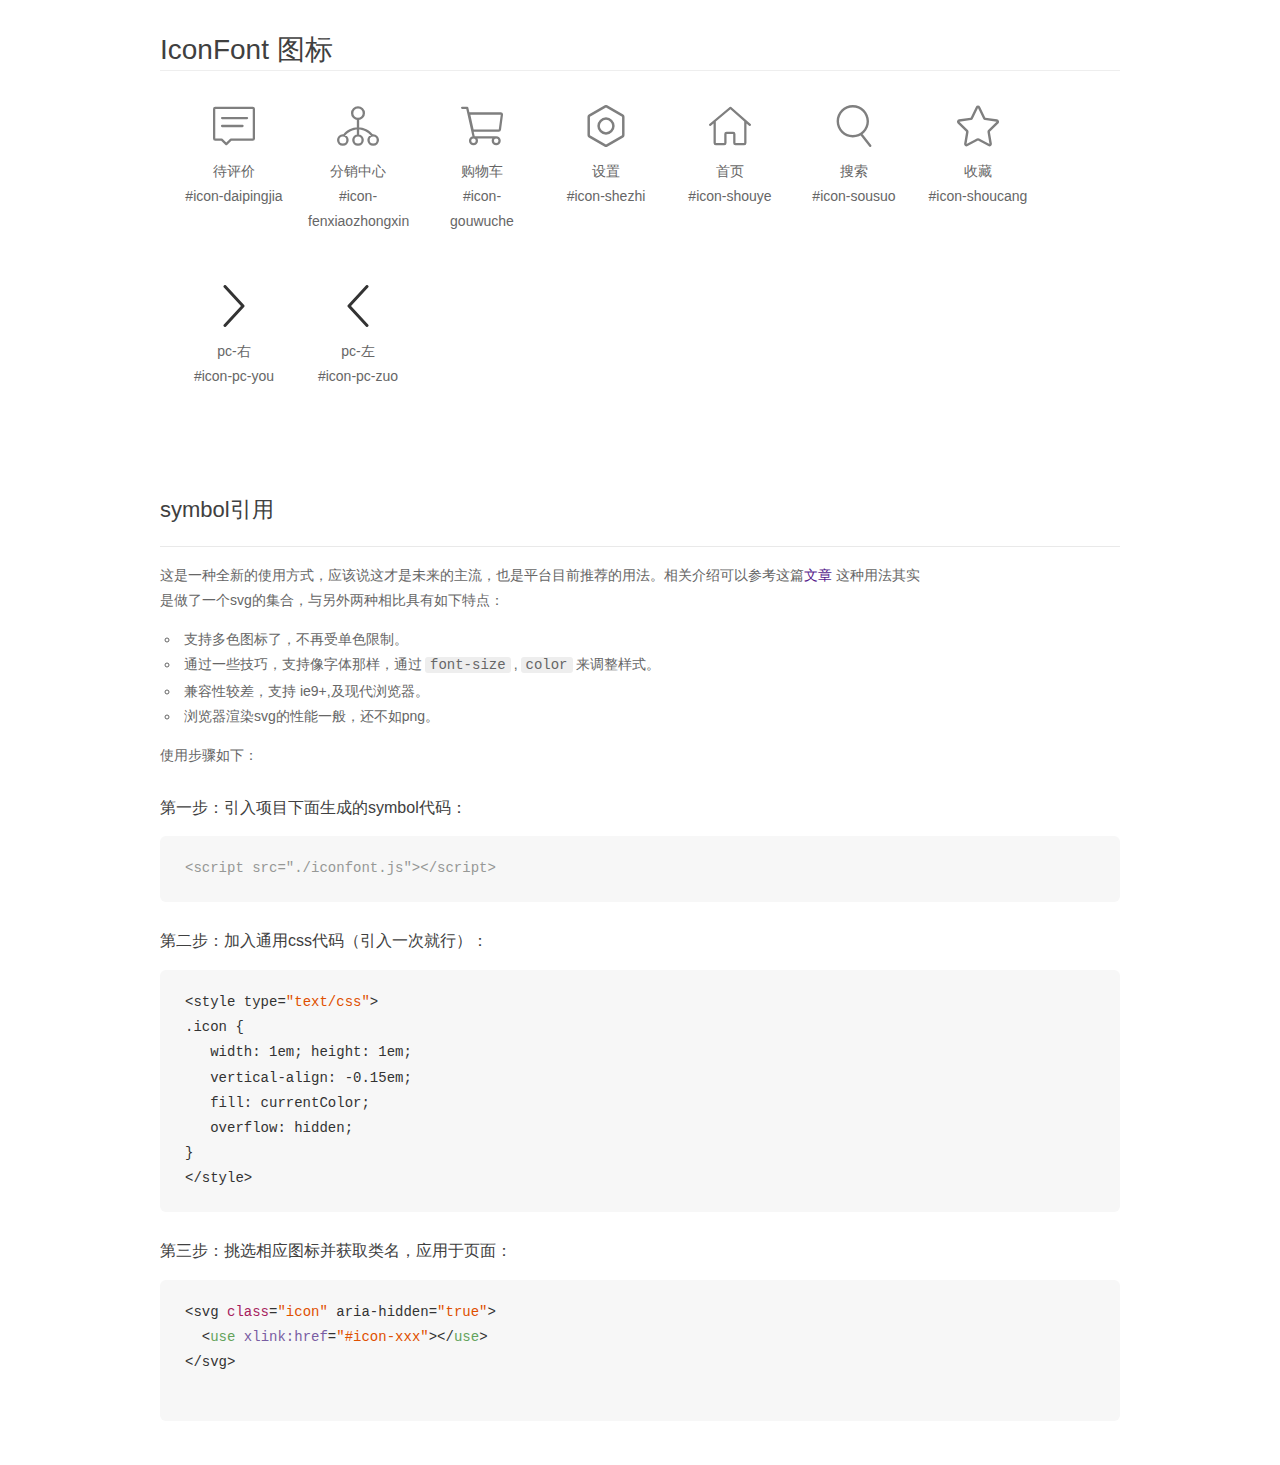
<file: iconfont/demo_symbol.html>
<!DOCTYPE html>
<html>
<head>
    <meta charset="utf-8"/>
    <title>IconFont</title>
    <link rel="stylesheet" href="demo.css">
    <script src="iconfont.js"></script>

    <style type="text/css">
        .icon {
          /* 通过设置 font-size 来改变图标大小 */
          width: 1em; height: 1em;
          /* 图标和文字相邻时，垂直对齐 */
          vertical-align: -0.15em;
          /* 通过设置 color 来改变 SVG 的颜色/fill */
          fill: currentColor;
          /* path 和 stroke 溢出 viewBox 部分在 IE 下会显示
             normalize.css 中也包含这行 */
          overflow: hidden;
        }

    </style>
</head>
<body>
    <div class="main markdown">
        <h1>IconFont 图标</h1>
        <ul class="icon_lists clear">
            
                <li>
                    <svg class="icon" aria-hidden="true">
                        <use xlink:href="#icon-daipingjia"></use>
                    </svg>
                    <div class="name">待评价</div>
                    <div class="fontclass">#icon-daipingjia</div>
                </li>
            
                <li>
                    <svg class="icon" aria-hidden="true">
                        <use xlink:href="#icon-fenxiaozhongxin"></use>
                    </svg>
                    <div class="name">分销中心</div>
                    <div class="fontclass">#icon-fenxiaozhongxin</div>
                </li>
            
                <li>
                    <svg class="icon" aria-hidden="true">
                        <use xlink:href="#icon-gouwuche"></use>
                    </svg>
                    <div class="name">购物车</div>
                    <div class="fontclass">#icon-gouwuche</div>
                </li>
            
                <li>
                    <svg class="icon" aria-hidden="true">
                        <use xlink:href="#icon-shezhi"></use>
                    </svg>
                    <div class="name">设置</div>
                    <div class="fontclass">#icon-shezhi</div>
                </li>
            
                <li>
                    <svg class="icon" aria-hidden="true">
                        <use xlink:href="#icon-shouye"></use>
                    </svg>
                    <div class="name">首页</div>
                    <div class="fontclass">#icon-shouye</div>
                </li>
            
                <li>
                    <svg class="icon" aria-hidden="true">
                        <use xlink:href="#icon-sousuo"></use>
                    </svg>
                    <div class="name">搜索</div>
                    <div class="fontclass">#icon-sousuo</div>
                </li>
            
                <li>
                    <svg class="icon" aria-hidden="true">
                        <use xlink:href="#icon-shoucang"></use>
                    </svg>
                    <div class="name">收藏</div>
                    <div class="fontclass">#icon-shoucang</div>
                </li>
            
                <li>
                    <svg class="icon" aria-hidden="true">
                        <use xlink:href="#icon-pc-you"></use>
                    </svg>
                    <div class="name">pc-右</div>
                    <div class="fontclass">#icon-pc-you</div>
                </li>
            
                <li>
                    <svg class="icon" aria-hidden="true">
                        <use xlink:href="#icon-pc-zuo"></use>
                    </svg>
                    <div class="name">pc-左</div>
                    <div class="fontclass">#icon-pc-zuo</div>
                </li>
            
        </ul>


        <h2 id="symbol-">symbol引用</h2>
        <hr>

        <p>这是一种全新的使用方式，应该说这才是未来的主流，也是平台目前推荐的用法。相关介绍可以参考这篇<a href="">文章</a>
        这种用法其实是做了一个svg的集合，与另外两种相比具有如下特点：</p>
        <ul>
          <li>支持多色图标了，不再受单色限制。</li>
          <li>通过一些技巧，支持像字体那样，通过<code>font-size</code>,<code>color</code>来调整样式。</li>
          <li>兼容性较差，支持 ie9+,及现代浏览器。</li>
          <li>浏览器渲染svg的性能一般，还不如png。</li>
        </ul>
        <p>使用步骤如下：</p>
        <h3 id="-symbol-">第一步：引入项目下面生成的symbol代码：</h3>
        <pre><code class="lang-js hljs javascript"><span class="hljs-comment">&lt;script src="./iconfont.js"&gt;&lt;/script&gt;</span></code></pre>
        <h3 id="-css-">第二步：加入通用css代码（引入一次就行）：</h3>
        <pre><code class="lang-js hljs javascript">&lt;style type=<span class="hljs-string">"text/css"</span>&gt;
.icon {
   width: <span class="hljs-number">1</span>em; height: <span class="hljs-number">1</span>em;
   vertical-align: <span class="hljs-number">-0.15</span>em;
   fill: currentColor;
   overflow: hidden;
}
&lt;<span class="hljs-regexp">/style&gt;</span></code></pre>
        <h3 id="-">第三步：挑选相应图标并获取类名，应用于页面：</h3>
        <pre><code class="lang-js hljs javascript">&lt;svg <span class="hljs-class"><span class="hljs-keyword">class</span></span>=<span class="hljs-string">"icon"</span> aria-hidden=<span class="hljs-string">"true"</span>&gt;<span class="xml"><span class="hljs-tag">
  &lt;<span class="hljs-name">use</span> <span class="hljs-attr">xlink:href</span>=<span class="hljs-string">"#icon-xxx"</span>&gt;</span><span class="hljs-tag">&lt;/<span class="hljs-name">use</span>&gt;</span>
</span>&lt;<span class="hljs-regexp">/svg&gt;
        </span></code></pre>
    </div>
</body>
</html>
</file>
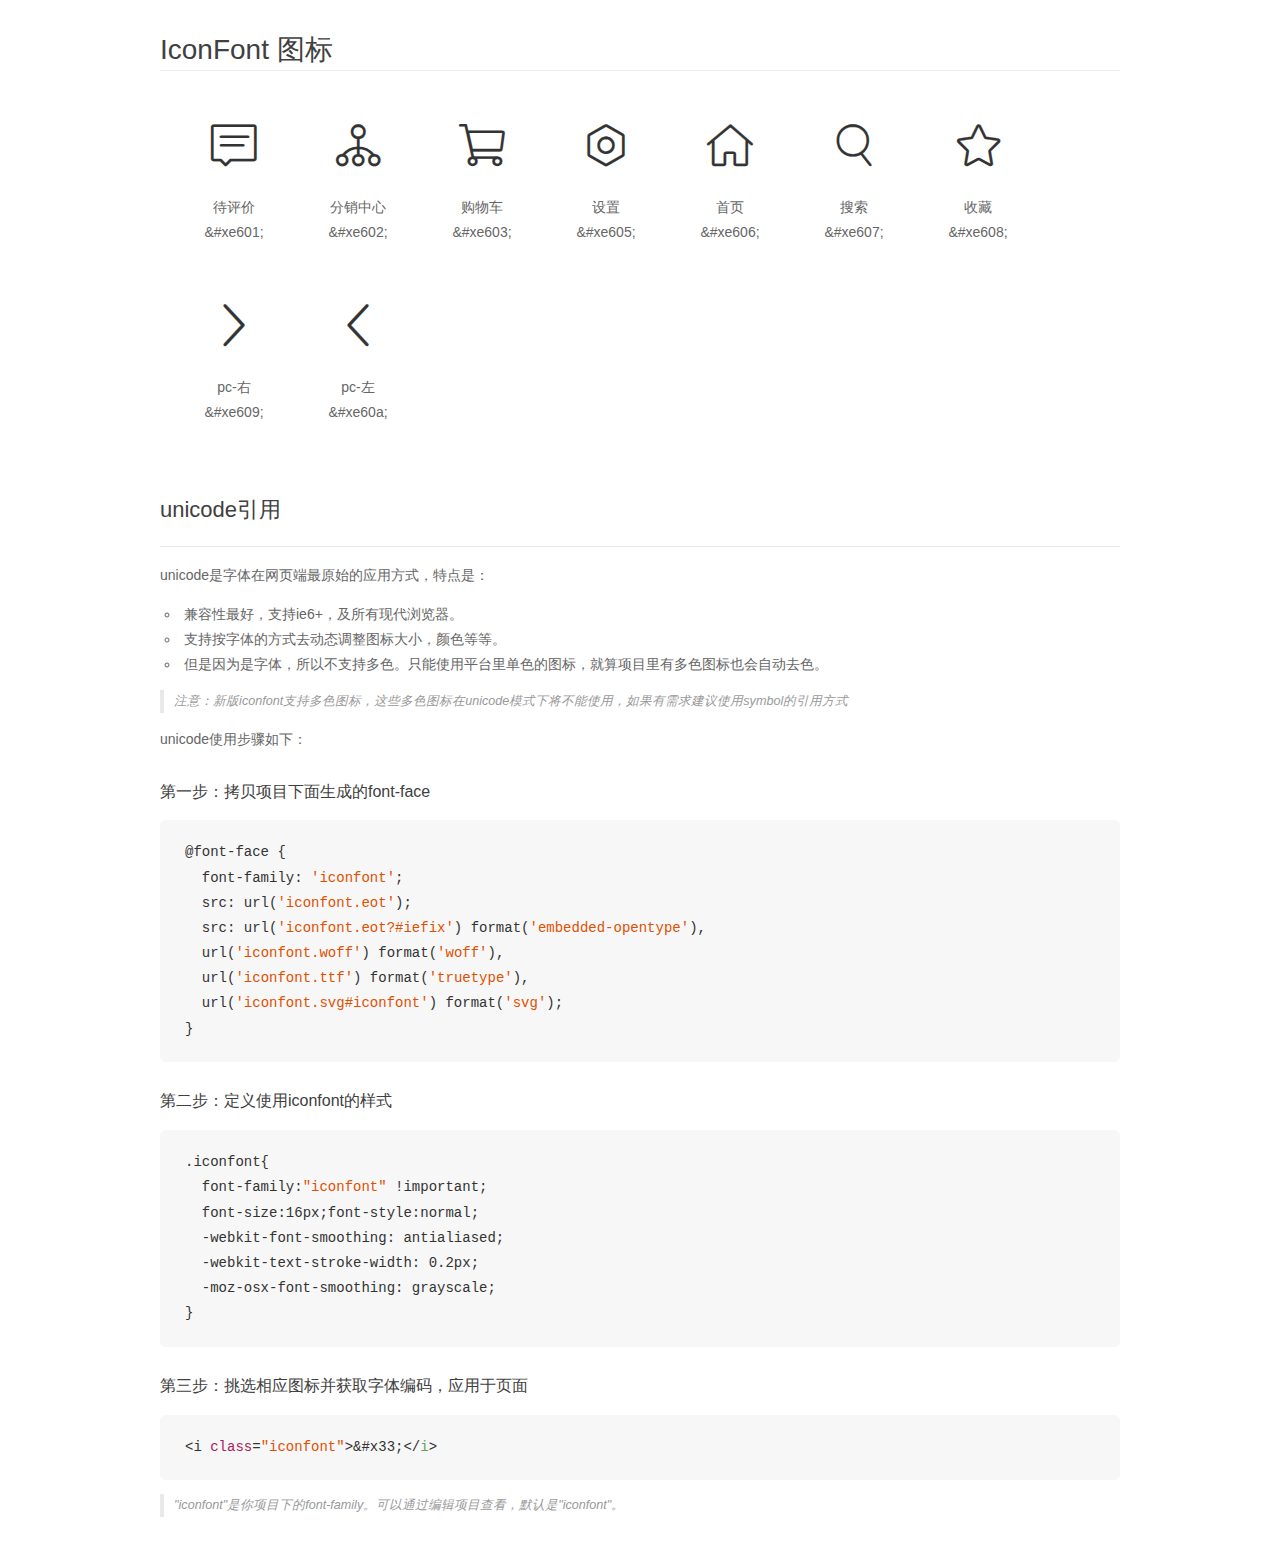
<file: iconfont/demo_unicode.html>
<!DOCTYPE html>
<html>
<head>
    <meta charset="utf-8"/>
    <title>IconFont</title>
    <link rel="stylesheet" href="demo.css">

    <style type="text/css">

        @font-face {font-family: "iconfont";
          src: url('iconfont.eot'); /* IE9*/
          src: url('iconfont.eot#iefix') format('embedded-opentype'), /* IE6-IE8 */
          url('iconfont.woff') format('woff'), /* chrome, firefox */
          url('iconfont.ttf') format('truetype'), /* chrome, firefox, opera, Safari, Android, iOS 4.2+*/
          url('iconfont.svg#iconfont') format('svg'); /* iOS 4.1- */
        }

        .iconfont {
          font-family:"iconfont" !important;
          font-size:16px;
          font-style:normal;
          -webkit-font-smoothing: antialiased;
          -webkit-text-stroke-width: 0.2px;
          -moz-osx-font-smoothing: grayscale;
        }

    </style>
</head>
<body>
    <div class="main markdown">
        <h1>IconFont 图标</h1>
        <ul class="icon_lists clear">
            
                <li>
                <i class="icon iconfont">&#xe601;</i>
                    <div class="name">待评价</div>
                    <div class="code">&amp;#xe601;</div>
                </li>
            
                <li>
                <i class="icon iconfont">&#xe602;</i>
                    <div class="name">分销中心</div>
                    <div class="code">&amp;#xe602;</div>
                </li>
            
                <li>
                <i class="icon iconfont">&#xe603;</i>
                    <div class="name">购物车</div>
                    <div class="code">&amp;#xe603;</div>
                </li>
            
                <li>
                <i class="icon iconfont">&#xe605;</i>
                    <div class="name">设置</div>
                    <div class="code">&amp;#xe605;</div>
                </li>
            
                <li>
                <i class="icon iconfont">&#xe606;</i>
                    <div class="name">首页</div>
                    <div class="code">&amp;#xe606;</div>
                </li>
            
                <li>
                <i class="icon iconfont">&#xe607;</i>
                    <div class="name">搜索</div>
                    <div class="code">&amp;#xe607;</div>
                </li>
            
                <li>
                <i class="icon iconfont">&#xe608;</i>
                    <div class="name">收藏</div>
                    <div class="code">&amp;#xe608;</div>
                </li>
            
                <li>
                <i class="icon iconfont">&#xe609;</i>
                    <div class="name">pc-右</div>
                    <div class="code">&amp;#xe609;</div>
                </li>
            
                <li>
                <i class="icon iconfont">&#xe60a;</i>
                    <div class="name">pc-左</div>
                    <div class="code">&amp;#xe60a;</div>
                </li>
            
        </ul>
        <h2 id="unicode-">unicode引用</h2>
        <hr>

        <p>unicode是字体在网页端最原始的应用方式，特点是：</p>
        <ul>
        <li>兼容性最好，支持ie6+，及所有现代浏览器。</li>
        <li>支持按字体的方式去动态调整图标大小，颜色等等。</li>
        <li>但是因为是字体，所以不支持多色。只能使用平台里单色的图标，就算项目里有多色图标也会自动去色。</li>
        </ul>
        <blockquote>
        <p>注意：新版iconfont支持多色图标，这些多色图标在unicode模式下将不能使用，如果有需求建议使用symbol的引用方式</p>
        </blockquote>
        <p>unicode使用步骤如下：</p>
        <h3 id="-font-face">第一步：拷贝项目下面生成的font-face</h3>
        <pre><code class="lang-js hljs javascript">@font-face {
  font-family: <span class="hljs-string">'iconfont'</span>;
  src: url(<span class="hljs-string">'iconfont.eot'</span>);
  src: url(<span class="hljs-string">'iconfont.eot?#iefix'</span>) format(<span class="hljs-string">'embedded-opentype'</span>),
  url(<span class="hljs-string">'iconfont.woff'</span>) format(<span class="hljs-string">'woff'</span>),
  url(<span class="hljs-string">'iconfont.ttf'</span>) format(<span class="hljs-string">'truetype'</span>),
  url(<span class="hljs-string">'iconfont.svg#iconfont'</span>) format(<span class="hljs-string">'svg'</span>);
}
</code></pre>
        <h3 id="-iconfont-">第二步：定义使用iconfont的样式</h3>
        <pre><code class="lang-js hljs javascript">.iconfont{
  font-family:<span class="hljs-string">"iconfont"</span> !important;
  font-size:<span class="hljs-number">16</span>px;font-style:normal;
  -webkit-font-smoothing: antialiased;
  -webkit-text-stroke-width: <span class="hljs-number">0.2</span>px;
  -moz-osx-font-smoothing: grayscale;
}
</code></pre>
        <h3 id="-">第三步：挑选相应图标并获取字体编码，应用于页面</h3>
        <pre><code class="lang-js hljs javascript">&lt;i <span class="hljs-class"><span class="hljs-keyword">class</span></span>=<span class="hljs-string">"iconfont"</span>&gt;&amp;#x33;<span class="xml"><span class="hljs-tag">&lt;/<span class="hljs-name">i</span>&gt;</span></span></code></pre>

        <blockquote>
        <p>"iconfont"是你项目下的font-family。可以通过编辑项目查看，默认是"iconfont"。</p>
        </blockquote>
    </div>


</body>
</html>
</file>
<file: css/index.css>
/* 公共类，设置页面的版心 */

.inner_c{
	/* 版心的宽度 */
	width: 1140px;
	/* 居中显示 */
	margin: 0 auto;
}
/* 设置a标签的下划线 */
a{
	text-decoration: none;
	color: inherit;
}
/* 设置遮罩，公共类 */
.mask{
	width: 100%;
	height: 100%;
	position: absolute;
	top: 0;
	left: 0;
	background: rgba(0,0,0,.2);
	display: none;
}
.mask .btn{
	width: 138px;
	height: 52px;
	position: absolute;
	background: #C78A49;
	color: #fff;
	text-align: center;
	line-height: 52px;
	border-radius: 3px;
	top: 50%;
	left: 50%;
	margin-top: -26px;
	margin-left: -69px;

}
/* qingzhu_content中标题部分的公共类 */
.title{
	text-align: center;
	height: 92px;
	padding-top: 40px;
}
.title h2{
	font-size:23px;
	font-weight: bold;
	color: #000000;
	line-height: 54px;

}
.title .info{
	color: #999999;
	font-size: 16px;
}
/* 产品部分共类 */
.pub_pro li img{
	width: 100%;
}
.pub_pro li .cont{
	text-align: center;
	padding-top: 20px;
	font-size: 14px;
}
.pub_pro li .cont h3{
	line-height: 36px;
	color: #000;
	font-weight: bold;
}
.pub_pro li .cont span{
	color: #DB2E2E;
}
/* header部分 */
.header{
	width: 100%;
	height: 68px;
	border-bottom: 1px solid #E1E1E1;
	font-size: 14px;
	color: #333333;
	position: fixed;
	top: 0;
	left: 0;
	background: #fff;
	z-index: 999;
}
.header .header_c{
	height: 68px;

}
.header .header_c h1{
	width: 200px;
	height: 68px;
	background: url(../images/logo.png)no-repeat 22px 15px;
	text-indent: -999em;
	overflow: hidden;
	float: left;
}
.header .header_c .allType{
	float: left;
	line-height: 68px;
}
.header .header_c .allType dt{
	width: 120px;
	height: 68px;
	text-align: center;
}
.header .header_c .allType dt a{
	display: block;
}
.header .header_c .allType dt:hover{
	background: #E6D6C6;
}
.header .header_c .allType dd{
	height: 340px;
	width: 100%;
	position: absolute;
	left: 0px;
	top: 68px;
	display: none;
	background: #fff;
}
.header .header_c .allType:hover dd{
	display: block;
}
.header .header_c .allType .dd_inn{
	width: 968px;
	margin: 0 auto;
	padding-left: 280px;
	padding-top: 60px;
}	
.header .header_c .allType .dd_inn .dd_cont{
	line-height: 38px;
	width: 232px;
	float: left;
}
.header .header_c .allType .dd_inn .dd_cont li a{
	text-decoration: none;
	color: #1F1F1F;
}
.header .header_c .allType .dd_inn .dd_cont li a:hover{
	color: #E3BE96;
}
.header .header_c .allType .dd_inn .pro{
	width: 710px; 
	height: 280px;
	float: left;
}
.header .header_c .allType .dd_inn .pro li{
	width: 173px;
	height: 280px;
	margin-right: 60px;
	float: left;
	position: relative;
}
.header .header_c .allType .dd_inn .pro li:hover .mask{
	display: block;
}
.header .header_c .allType .dd_inn .pro li .pic img{
	width: 100%;
}
.header .header_c .allType .dd_inn .pro li .content{
	line-height: 30px;
	text-align: center;
	font-size: 12px;
}

.header .header_c .allType .dd_inn .pro li .content span{
	color: #DB2E2E;
}
.header .header_c .nav{
	float: left;
	line-height: 68px;
}
.header .header_c .nav li{
	float: left;
	padding: 0 28px;
}
.header .header_c .nav li a{
	display: block;
}
.header .header_c .nav li:hover{
	background: #E6D6C6;
}
.header .header_c .search{
	width: 25px;
	height: 25px;
	background: url(../images/img00.png);
	float: left;
	margin-top: 20px;
	margin-left: 138px;
}
.header .header_c .reg{
	float: right;
	line-height: 68px;
	position: relative;
	text-align: right;
}
.header .header_c .reg a{
	display: inline-block;
}
.header .header_c .reg .ico .ico_c{
	display: inline-block;
	width: 28px;
	height: 26px;
	background: url(../images/0.png);
	vertical-align: middle;
	margin-left: 10px;
}
.header .header_c .reg .con{
	font-weight: bold;
}

.header .header_c .reg .settle{
	width: 230px;
	height: 114px;
	background: purple;
	position: absolute;
	right: 2px;
	top: 69px;
	padding: 10px;
	background: #F2F2F2;
	border: 1px solid #DDDDDD;
	border-top: none;
	text-align: center;
	display: none;
}
.header .header_c .reg .settle a{
	display: block;
	height: 44px;
	background: #C78A49;
	color: #fff;
	line-height: 44px;
	font-size: 14px;
	border-radius: 4px;
}
.header .header_c .reg .reg_c{
	float: right;
}
.header .header_c .reg .ico{
	float: right;
}
.header .header_c .reg .settle p span{
	color: #DB2E2E;
}
.header .header_c .reg .ico:hover .settle{
	display: block;
}
/* banner部分 */
.banner{
	width: 100%;
	padding-top: 69px;
	position: relative;
	height: 600px;
}
.banner .pic li{
	width: 100%;
	position: absolute;
	display: none;

}
.banner .pic li img{
	width: 100%;
}
.banner .pic li.cur{
	display: block;
}
.banner .circle{
	list-style: none;
	position: absolute;
	bottom: 64px;
	width: 90px;
	height: 4px;
	left: 50%;
	margin-left: -45px;
}
.banner .circle li{
	width: 20px;
	height: 4px;
	background: #fff;
	float: left;
	margin: 0 5px;
}
.banner .circle li.cur{
	background:#C78A49;
}
/* qingzhu_content部分 */
.qingzhu_content{
	width: 100%;
}
.qingzhu_content_c .pro1 .pro_pic{
	width: 100%;
	height: 364px;
	position: relative;
}
.qingzhu_content_c .pro1 .pro_pic .pro_c{
	width: 100%;
	height: 364px;
	overflow: hidden;
}
.qingzhu_content_c .pro1 .pro_pic ul{
	width: 3000px;
	height: 364px;
}
.qingzhu_content_c .pro1 .pro_pic ul li{
	width: 276px;
	height: 364px;
	margin-right: 10px;
	float: left;
}
.qingzhu_content_c .pro1 .pro_pic .btns a{
	position: absolute;
	height: 80px;
	width: 40px;
	font-size: 38px;
	top: 50%;
	margin-top: -40px;
	font-family:serif;
	font-weight: bold;
	color: #C1C1C1;
}
.qingzhu_content_c .pro1 .pro_pic .btns a.leftBtn{
	left: -41px;
}
.qingzhu_content_c .pro1 .pro_pic .btns a.rightBtn{
	right: -55px;
}
.qingzhu_content_c .pro1 .pro_pic .pro_c li img{
	width: 100%;
}
.qingzhu_content_c .pro1 .pro_pic .pro_c li .cont{
	text-align: center;
	padding-top: 20px;
	font-size: 14px;
}
.qingzhu_content_c .pro1 .pro_pic .pro_c li .cont h3{
	line-height: 36px;
	color: #000;
	font-weight: bold;
}
.qingzhu_content_c .pro1 .pro_pic .pro_c li .cont span{
	color: #DB2E2E;
}
.qingzhu_content_c .pro2 .pro2_c{
	height: 380px;
}
.qingzhu_content_c .pro2 .pro2_c .pro2_c_pic{

}
.qingzhu_content_c .pro2 .pro2_c .pro2_c_pic .pic1{
	width: 680px;
	height: 380px;
	background: purple;
	float: left;
	margin-right: 10px;
	overflow: hidden;
}
.qingzhu_content_c .pro2 .pro2_c .pro2_c_pic .pic img{
	transition: all 0.4s ease 0s;
}
.qingzhu_content_c .pro2 .pro2_c .pro2_c_pic .pic{
	position: relative;
}
.qingzhu_content_c .pro2 .pro2_c .pro2_c_pic .pic span{
	border: 2px solid #fff;
	position: absolute;
	top: 0;
	left: 0;
	right: 0;
	bottom: 0;
}
.qingzhu_content_c .pro2 .pro2_c .pro2_c_pic .pic:hover span{
	border: 2px solid #fff;
	position: absolute;
	top: 10px;
	left: 10px;
	right: 10px;
	bottom: 10px;
	transition: all 0.4s ease 0s;
}
.qingzhu_content_c .pro2 .pro2_c .pro2_c_pic .pic:hover img{
	/* 下面的都是CSS3属性 */
	transform: scale(1.2);
	transition: all 0.4s ease 0s;
}
.qingzhu_content_c .pro2 .pro2_c .pro2_c_pic .pic2{
	width: 450px;
	height: 185px;
	float: left;
	margin-bottom: 10px;
	background: blue;
	overflow: hidden;
}
.qingzhu_content_c .pro2 .pro2_c .pro2_c_pic .pic3{
	width: 450px;
	height: 185px;
	float: left;
	overflow: hidden;
}
.qingzhu_content_c .pro3 .pro3_c{
	height: 630px;
	overflow: hidden;
}
.qingzhu_content_c .pro3 .pro3_c ul{
	width: 1150px;
	overflow: hidden;
	margin-bottom: 10px;
}
.qingzhu_content_c .pro3 .pro3_c ul li{
	width: 220px;
	height: 310px;
	float: left;
	margin-right: 10px;
	position: relative;
}
.qingzhu_content_c .pro3 .pro3_c ul li:hover .mask{
	display: block;
}
.qingzhu_content_c .pro3 .pro3_c ul li img{
	width: 100%;
}

.qingzhu_content_c .pro4 .por4_top{
	height: 358px;
}
.qingzhu_content_c .pro4 .por4_top{
	height: 358px;
}
.qingzhu_content_c .pro4 .por4_top .pic1{
	width: 504px;
	height: 358px;
	background: purple;
	margin-right: 10px;
	float: left;
}
.qingzhu_content_c .pro4 .por4_top .pic2{
	width: 411px;
	height: 358px;
	float: left;
}
.qingzhu_content_c .pro4 .por4_top .pic2 .top{
	height: 172px;
	background: cyan;
	margin-bottom: 14px;
}
.qingzhu_content_c .pro4 .por4_top .pic2 .bottom{
	height: 172px;
	background: cyan;
}
.qingzhu_content_c .pro4 .por4_top .pic3{
	width: 197px;
	height: 358px;
	background: pink;
	float: right;
}
.qingzhu_content_c .pro4 .por4_top .pic{
	overflow: hidden;
	position: relative;
}
.qingzhu_content_c .pro4 .por4_top .pic img{
	transition: all 0.4s ease 0s;
}
.qingzhu_content_c .pro4 .por4_top .pic:hover img{
	transform: scale(1.2);
	transition: all 0.4s ease 0s;
}
.qingzhu_content_c .pro4 .por4_top .pic span{
	border: 2px solid #fff;
	position: absolute;
	top: 0;
	left: 0;
	right: 0;
	bottom: 0;
}
.qingzhu_content_c .pro4 .por4_top .pic:hover span{
	border: 2px solid #fff;
	position: absolute;
	top: 10px;
	left: 10px;
	right: 10px;
	bottom: 10px;
	transition: all 0.4s ease 0s;
}
.qingzhu_content_c .pro4 .pro4_bottom{
	overflow: hidden;
}
.qingzhu_content_c .pro4 .pro4_bottom .pro4_c{
	padding-top: 20px;
	width: 1160px;
}
.qingzhu_content_c .pro4 .pro4_bottom .pro4_c li{
	width: 210px;
	height: 140px;
	float: left;
	margin-right: 22px;
	text-align: center;
}
.qingzhu_content_c .pro4 .pro4_bottom .pro4_c li .pic{
	height: 90px;
	border: 1px solid #E8E8E8;
	overflow: hidden;
}
.qingzhu_content_c .pro4 .pro4_bottom .pro4_c li .pic img{
	transition: all 0.4s ease 0s;
}
.qingzhu_content_c .pro4 .pro4_bottom .pro4_c li .pic:hover img{
	transform: translateX(-50px);
	transition: all 0.4s ease 0s;
}
.qingzhu_content_c .pro4 .pro4_bottom .pro4_c li .pic img{
	height: 100%;
}
.qingzhu_content_c .pro4 .pro4_bottom .pro4_c li .cont{
	line-height: 48px;
	color: #5D5D5D;
}
/* liangpin部分 */
.liangpin{
	width: 100%;
	height: 613px;
	background: #F4F0EA;
}
.liangpin .lp_pro{
	height: 432px;
}
.liangpin .lp_pro ul li{
	width: 276px;
	height: 432px;
	background: #fff;
	float: left;
	margin-right: 9px;
	overflow: hidden;
}
.liangpin .lp_pro ul li a img{
	width: 100%;
	transition: all 1s ease 0s;
}
.liangpin .lp_pro ul li a img:hover{
	transform: scale(1.2);
	transition: all 2s ease 0s;
}
.liangpin .lp_pro ul li .cont{
	width: 236px;
	height: 144px;
	background: #fff;
	padding: 10px 15px;
	margin: 0 auto;
	position: relative;
	top: -15px;
}
.liangpin .lp_pro ul li .cont .tit{
	line-height: 41px;
	height: 47px;
}
.liangpin .lp_pro ul li .cont .tit h4{
	float: left;
	font-size: 14px;
	font-weight: bold;
	color: #333333;
}
.liangpin .lp_pro ul li .cont .tit span{
	float: right;
	font-size: 14px;
	color: #C78A49;
}
.liangpin .lp_pro ul li .cont .info{
	font-size: 12px;
	line-height: 15px;
	color: #4D4D4D;
	/* 下面的属性是设置文字省略号的 */
	overflow: hidden;
	text-overflow: ellipsis;
	display: -webkit-box;
	-webkit-line-clamp: 4;
	-webkit-box-orient: vertical;
}
.liangpin .lp_pro ul li .cont .time{
	margin-top: 15px;
	font-size: 12px;
	color: #777777;
}
/* footer部分 */
.footer{
	background: #FAF8F8;
}
.footer .footer_c .footer_top{
	height: 158px;
	padding: 60px 0;
}
.footer .footer_c .footer_top .bir{
	width: 300px;
	float: left;
	margin-right: 67px;
}
.footer .footer_c .footer_top .bir .info{
	line-height: 16px;
	font-size: 12px;
	color: #636262;
}
.footer .footer_c .footer_top .bir .info:hover{
	color: #C78A49;
}
.footer .footer_c .footer_top .about{
	float: left;
	line-height: 30px;
}
.footer .footer_c .footer_top .about dl{
	margin-right: 90px;
	float: left;
}
.footer .footer_c .footer_top .about dt{
	font-size: 16px;
}
.footer .footer_c .footer_top .about dt:hover{
	color: #C78A49;
}
.footer .footer_c .footer_top .about dd{
	font-size: 14px;
}
.footer .footer_c .footer_top .about dd:hover{
	color: #C78A49;
}
.footer .footer_c .footer_top .ewm{
	float: right;
}
.footer .footer_c .footer_top .ewm .wx{
	float: left;
	margin-right: 17px;
	width: 140px;
	text-align: center;
	color: #000;
	font-size: 18px;
}
.footer .footer_c .footer_top .ewm .wb{
	float: left;
	width: 140px;
	text-align: center;
	color: #000;
	font-size: 18px;
}
.footer .footer_c .footer_top .ewm p:hover{
	color: #C78A49;
}
.footer .footer_bar{
	width: 100%;
	height: 105px;
	border-top: 1px solid #E6E6E6;
}
.footer .footer_bar .footer_bar_c{
	padding-top: 30px;
}
.footer .footer_bar .footer_bar_c .pay{
	float: left;
}
.footer .footer_bar .footer_bar_c .pay .copy{
	color: #919191;
	font-size: 12px;
}
.footer .footer_bar .footer_bar_c .pay .ico{
	height: 25px;
	margin-top: 18px;
}
.footer .footer_bar .footer_bar_c .pay .ico a{
	display: inline-block;
	width: 25px;
	height: 25px;
	background: purple;
	margin-right: 10px;
}
.footer .footer_bar .footer_bar_c .pay .ico a img{
	width: 100%;
}
.footer .footer_bar .footer_bar_c .super{
	float: right;
	padding-top: 10px;
}
.footer .footer_bar .footer_bar_c .super a{
	display: inline-block;
	width: 95px;
	height: 36px;
	background: url(../images/img881.png);
	margin-left: 10px;
}
.footer .footer_bar .footer_bar_c .super a.pic2{
	background: url(../images/img891.png);
}
.footer .footer_bar .footer_bar_c .super a.pic3{
	background: url(../images/img901.png);
}
.footer .footer_bar .footer_bar_c .super a.pic1:hover{
	background: url(../images/img88.png);
}
.footer .footer_bar .footer_bar_c .super a.pic2:hover{
	background: url(../images/img89.png);
}
.footer .footer_bar .footer_bar_c .super a.pic3:hover{
	background: url(../images/img90.png);
}
/* 返回顶部 */
.lingpin_top{
	width: 50px;
	position: fixed;
	right: 100px;
	bottom: 200px;
}
.lingpin_top a{
	display: block;
	width: 40px;
	height: 40px;
	padding: 5px;
	font-size: 12px;
	line-height: 20px;
	text-align: center;
	background: rgba(0,0,0,.7);
	margin-bottom: 15px;
	color: #fff;
}
.lingpin_top a.top_c{
	font-size: 22px;
	line-height: 40px;
}
</file>
<file: css/common.css>
/* 公共类，设置页面的版心 */

.inner_c{
	/* 版心的宽度 */
	width: 1140px;
	/* 居中显示 */
	margin: 0 auto;
}
/* 设置a标签的下划线 */
a{
	text-decoration: none;
	color: inherit;
}
/* 设置遮罩，公共类 */
.mask{
	width: 100%;
	height: 100%;
	position: absolute;
	top: 0;
	left: 0;
	background: rgba(0,0,0,.2);
	display: none;
}
.mask .btn{
	width: 138px;
	height: 52px;
	position: absolute;
	background: #C78A49;
	color: #fff;
	text-align: center;
	line-height: 52px;
	border-radius: 3px;
	top: 50%;
	left: 50%;
	margin-top: -26px;
	margin-left: -69px;

}
/* qingzhu_content中标题部分的公共类 */
.title{
	text-align: center;
	height: 92px;
	padding-top: 40px;
}
.title h2{
	font-size:23px;
	font-weight: bold;
	color: #000000;
	line-height: 54px;

}
.title .info{
	color: #999999;
	font-size: 16px;
}
/* 产品部分共类 */
.pub_pro li img{
	width: 100%;
}
.pub_pro li .cont{
	text-align: center;
	padding-top: 20px;
	font-size: 14px;
}
.pub_pro li .cont h3{
	line-height: 36px;
	color: #000;
	font-weight: bold;
}
.pub_pro li .cont span{
	color: #DB2E2E;
}
/* header部分 */
.header{
	width: 100%;
	height: 68px;
	border-bottom: 1px solid #E1E1E1;
	font-size: 14px;
	color: #333333;
	position: fixed;
	top: 0;
	left: 0;
	background: #fff;
	z-index: 999;
}
.header .header_c{
	height: 68px;

}
.header .header_c h1{
	width: 200px;
	height: 68px;
	background: url(../images/logo.png)no-repeat 22px 15px;
	text-indent: -999em;
	overflow: hidden;
	float: left;
}
.header .header_c .allType{
	float: left;
	line-height: 68px;
}
.header .header_c .allType dt{
	width: 120px;
	height: 68px;
	text-align: center;
}
.header .header_c .allType dt a{
	display: block;
}
.header .header_c .allType dt:hover{
	background: #E6D6C6;
}
.header .header_c .allType dd{
	height: 340px;
	width: 100%;
	position: absolute;
	left: 0px;
	top: 68px;
	display: none;
	background: #fff;
}
.header .header_c .allType:hover dd{
	display: block;
}
.header .header_c .allType .dd_inn{
	width: 968px;
	margin: 0 auto;
	padding-left: 280px;
	padding-top: 60px;
}	
.header .header_c .allType .dd_inn .dd_cont{
	line-height: 38px;
	width: 232px;
	float: left;
}
.header .header_c .allType .dd_inn .dd_cont li a{
	text-decoration: none;
	color: #1F1F1F;
}
.header .header_c .allType .dd_inn .dd_cont li a:hover{
	color: #E3BE96;
}
.header .header_c .allType .dd_inn .pro{
	width: 710px; 
	height: 280px;
	float: left;
}
.header .header_c .allType .dd_inn .pro li{
	width: 173px;
	height: 280px;
	margin-right: 60px;
	float: left;
	position: relative;
}
.header .header_c .allType .dd_inn .pro li:hover .mask{
	display: block;
}
.header .header_c .allType .dd_inn .pro li .pic img{
	width: 100%;
}
.header .header_c .allType .dd_inn .pro li .content{
	line-height: 30px;
	text-align: center;
	font-size: 12px;
}

.header .header_c .allType .dd_inn .pro li .content span{
	color: #DB2E2E;
}
.header .header_c .nav{
	float: left;
	line-height: 68px;
}
.header .header_c .nav li{
	float: left;
	padding: 0 28px;
}
.header .header_c .nav li a{
	display: block;
}
.header .header_c .nav li:hover{
	background: #E6D6C6;
}
.header .header_c .search{
	width: 25px;
	height: 25px;
	background: url(../images/img00.png);
	float: left;
	margin-top: 20px;
	margin-left: 138px;
}
.header .header_c .reg{
	float: right;
	line-height: 68px;
	position: relative;
	text-align: right;
}
.header .header_c .reg a{
	display: inline-block;
}
.header .header_c .reg .ico .ico_c{
	display: inline-block;
	width: 28px;
	height: 26px;
	background: url(../images/0.png);
	vertical-align: middle;
	margin-left: 10px;
}
.header .header_c .reg .con{
	font-weight: bold;
}

.header .header_c .reg .settle{
	width: 230px;
	height: 114px;
	background: purple;
	position: absolute;
	right: 2px;
	top: 69px;
	padding: 10px;
	background: #F2F2F2;
	border: 1px solid #DDDDDD;
	border-top: none;
	text-align: center;
	display: none;
}
.header .header_c .reg .settle a{
	display: block;
	height: 44px;
	background: #C78A49;
	color: #fff;
	line-height: 44px;
	font-size: 14px;
	border-radius: 4px;
}
.header .header_c .reg .reg_c{
	float: right;
}
.header .header_c .reg .ico{
	float: right;
}
.header .header_c .reg .settle p span{
	color: #DB2E2E;
}
.header .header_c .reg .ico:hover .settle{
	display: block;
}

/* footer部分 */
.footer{
	background: #FAF8F8;
}
.footer .footer_c .footer_top{
	height: 158px;
	padding: 60px 0;
}
.footer .footer_c .footer_top .bir{
	width: 300px;
	float: left;
	margin-right: 67px;
}
.footer .footer_c .footer_top .bir .info{
	line-height: 16px;
	font-size: 12px;
	color: #636262;
}
.footer .footer_c .footer_top .bir .info:hover{
	color: #C78A49;
}
.footer .footer_c .footer_top .about{
	float: left;
	line-height: 30px;
}
.footer .footer_c .footer_top .about dl{
	margin-right: 90px;
	float: left;
}
.footer .footer_c .footer_top .about dt{
	font-size: 16px;
}
.footer .footer_c .footer_top .about dt:hover{
	color: #C78A49;
}
.footer .footer_c .footer_top .about dd{
	font-size: 14px;
}
.footer .footer_c .footer_top .about dd:hover{
	color: #C78A49;
}
.footer .footer_c .footer_top .ewm{
	float: right;
}
.footer .footer_c .footer_top .ewm .wx{
	float: left;
	margin-right: 17px;
	width: 140px;
	text-align: center;
	color: #000;
	font-size: 18px;
}
.footer .footer_c .footer_top .ewm .wb{
	float: left;
	width: 140px;
	text-align: center;
	color: #000;
	font-size: 18px;
}
.footer .footer_c .footer_top .ewm p:hover{
	color: #C78A49;
}
.footer .footer_bar{
	width: 100%;
	height: 105px;
	border-top: 1px solid #E6E6E6;
}
.footer .footer_bar .footer_bar_c{
	padding-top: 30px;
}
.footer .footer_bar .footer_bar_c .pay{
	float: left;
}
.footer .footer_bar .footer_bar_c .pay .copy{
	color: #919191;
	font-size: 12px;
}
.footer .footer_bar .footer_bar_c .pay .ico{
	height: 25px;
	margin-top: 18px;
}
.footer .footer_bar .footer_bar_c .pay .ico a{
	display: inline-block;
	width: 25px;
	height: 25px;
	background: purple;
	margin-right: 10px;
}
.footer .footer_bar .footer_bar_c .pay .ico a img{
	width: 100%;
}
.footer .footer_bar .footer_bar_c .super{
	float: right;
	padding-top: 10px;
}
.footer .footer_bar .footer_bar_c .super a{
	display: inline-block;
	width: 95px;
	height: 36px;
	background: url(../images/img881.png);
	margin-left: 10px;
}
.footer .footer_bar .footer_bar_c .super a.pic2{
	background: url(../images/img891.png);
}
.footer .footer_bar .footer_bar_c .super a.pic3{
	background: url(../images/img901.png);
}
.footer .footer_bar .footer_bar_c .super a.pic1:hover{
	background: url(../images/img88.png);
}
.footer .footer_bar .footer_bar_c .super a.pic2:hover{
	background: url(../images/img89.png);
}
.footer .footer_bar .footer_bar_c .super a.pic3:hover{
	background: url(../images/img90.png);
}
/* 返回顶部 */
.lingpin_top{
	width: 50px;
	position: fixed;
	right: 100px;
	bottom: 200px;
}
.lingpin_top a{
	display: block;
	width: 40px;
	height: 40px;
	padding: 5px;
	font-size: 12px;
	line-height: 20px;
	text-align: center;
	background: rgba(0,0,0,.7);
	margin-bottom: 15px;
	color: #fff;
}
.lingpin_top a.top_c{
	font-size: 22px;
	line-height: 40px;
}
</file>
<file: css/allproducts.css>
.s_content{
	width: 100%;
	background: #F2F2F2;
	padding-bottom: 60px;
}
.s_content .s_content_c{
	padding-top: 69px;
	background: #fff;
}
.s_content .s_content_c .s_info{
	padding: 10px;
}
.s_content .s_content_c .s_info .s_title{
	line-height: 40px;
	border-bottom: 1px solid #DDDDDD;
	font-size: 14px;
	color: #555555;
	padding-top: 20px;
}
.s_content .s_content_c .s_info .s_title a{
	color: #000;
}
.s_content .s_content_c .s_info .screen{
	padding: 30px 0;
	margin-bottom: 10px;
}
.s_content .s_content_c .s_info .screen table{
	width: 100%;
	line-height: 53px;
	font-size: 12px;
}
.s_content .s_content_c .s_info .screen table tr{
	border: 1px solid #ddd;
	overflow: hidden;
}
.s_content .s_content_c .s_info .screen table th{
	border-right: 1px solid #DDDDDD;
	width: 90px;
	text-align: center;
	font-weight: bold;
	color: #555555;
}
.s_content .s_content_c .s_info .screen table td{
	padding-left: 10px;
	
}
.s_content .s_content_c .s_info .screen table td a{
	margin-right: 30px;
}
.s_content .s_content_c .s_info .screen table td a:hover{
	text-decoration: underline;
}
.s_content .s_content_c .s_info .screen table .t2{
	background: #F3F4F4;
}
.s_content .s_content_c .s_info .fun{
	padding: 0 20px;
	font-size: 14px;
	color: #999999;
	height: 46px;
	line-height: 46px;
	overflow: hidden;
	margin-bottom: 10px;
}
.s_content .s_content_c .s_info .fun .sort{
	float: left;
}
.s_content .s_content_c .s_info .fun .sort a{
	padding: 8px 10px;
	margin: 5px;
	border: 1px solid #999;
	display: inline-block;
	line-height: 12px;
	border-radius: 2px;
}
.s_content .s_content_c .s_info .fun .sort a:hover{
	text-decoration: underline;
}
.s_content .s_content_c .s_info .fun .sort a i{
	display: inline-block;
	width: 15px;
	height: 15px;
	background: url(../images/ico1.png);
	position: relative;
	top: 3px;
}
.s_content .s_content_c .s_info .fun .sort a.s2 i{
	background: url(../images/ico2.png);
}
.s_content .s_content_c .s_info .fun .sort a.s3 i{
	background: url(../images/ico3.png);
}
.s_content .s_content_c .s_info .fun .swi{
	float: left;
	margin-left: 20px;
}
.s_content .s_content_c .s_info .fun .swi a{
	display: inline-block;
	width: 38px;
	height: 16px;
	background: #909090;
	border: 2px solid #999;
	border-radius: 10px;
	vertical-align: middle;
}
.s_content .s_content_c .s_info .fun .swi a i{
	display: block;
	width: 16px;
	height: 16px;
	border-radius: 50%;
	background: #fff;
}
.s_content .s_content_c .s_info .total{
	float: right;
	color: #000;
}
.s_content .s_content_c .s_info .total span{
	color: #999;
}
.s_content .s_content_c .s_info .s_prod{
	overflow: hidden;
}
.s_content .s_content_c .s_info .s_prod ul{
	overflow: hidden;
	width: 1164px;
}
.s_content .s_content_c .s_info .s_prod ul li{
	width: 246px;
	height: 362px;
	margin-right: 45px;
	margin-bottom: 30px;
	float: left;
	position: relative;
}
.s_content .s_content_c .s_info .s_prod ul li img{
	width: 100%;
}
.s_content .s_content_c .s_info .s_prod ul li:hover .mask{
	display: block;
}
.s_content .s_content_c .s_info .pages{
	text-align: right;
	color: #A3A3A3;
}

.s_content .s_content_c .s_info .pages .tol{
	display: inline-block;
	width: 30px;
	height: 30px;
	color: #999;
	text-align: center;
	line-height: 30px;
	border-radius: 3px;
	margin: 0 3px;
}
.s_content .s_content_c .s_info .pages .cur{
	background: #9DAFB8;
	color: #fff;
}
.s_content .s_content_c .s_info .pages .tol:hover{
	background: #9DAFB8;
	color: #fff;
}
</file>
<file: css/article.css>
.s_content{
	width: 100%;
	background: #F2F2F2;
	padding-bottom: 60px;
}
.s_content .s_content_c{
	padding-top: 69px;
	background: #fff;
}
.s_content .s_content_c .s_info{
	padding: 10px;
	padding-bottom: 80px;
	position: relative;
}
.s_content .s_content_c .s_info .s_title{
	line-height: 40px;
	border-bottom: 1px solid #DDDDDD;
	font-size: 14px;
	color: #555555;
	padding-top: 20px;
	margin-bottom: 20px;
}
.s_content .s_content_c .s_info .s_title a{
	color: #000;
}
.s_content .s_content_c .s_info .article{
	overflow: hidden;
}
.s_content .s_content_c .s_info .article .all{
	width: 815px;
	float: left;
}
.s_content .s_content_c .s_info .article .all h4{
	font-size: 24px;
	color: #555;
}
.s_content .s_content_c .s_info .article .all li{
	border-bottom: 1px solid #DDDDDD;
	padding: 30px 0;
	overflow: hidden;
}
.s_content .s_content_c .s_info .article .all li .pic{
	width: 205px;
	float: left;
	text-align: center;
}
.s_content .s_content_c .s_info .article .all li .content{
	width: 580px;
	padding: 0 15px;
	float: left;
}
.s_content .s_content_c .s_info .article .all li .content h5{
	font-size: 18px;
	font-weight: bold;
	color: #555555;
}
.s_content .s_content_c .s_info .article .all li .content span{
	font-size: 12px;
	color: #8C77A1;
	line-height: 35px;
}
.s_content .s_content_c .s_info .article .all li .content p{
	font-size: 14px;
	color: #555;
}
.s_content .s_content_c .s_info .article .all li .content b{
	font-size: 14px;
	color: #666;
	display: inline-block;
	line-height: 40px;
}
.s_content .s_content_c .s_info .article .all li .content b i{
	display: inline-block;
	width: 19px;
	height: 19px;	
	margin-right: 5px;
	background: url(../images/main.png)no-repeat -101px -70px;
	vertical-align: middle;
}
.s_content .s_content_c .s_info .article .catalog{
	float: right;
	width: 260px;
	height: 500px;

}
.s_content .s_content_c .s_info .article .catalog .top h5{
	line-height: 50px;
	font-size: 18px;
	color: #555;
}
.s_content .s_content_c .s_info .article .catalog .top ul li{
	height: 47px;
	border-top: 1px solid #DDDDDD;
	line-height: 47px;
	padding-left: 27px;
	position: relative;
}
.s_content .s_content_c .s_info .article .catalog .top ul li span{
	position: absolute;
	left: 8px;
	top: 1px;
}
.s_content .s_content_c .s_info .article .catalog .top ul li.cur{
	background: #f6f6f6;
}
.s_content .s_content_c .s_info .article .catalog .top ul li:hover{
	background: #F6F6F6;
}
.s_content .s_content_c .s_info .article .catalog .tag h5{
	line-height: 50px;
	border-bottom: 1px solid #DDDDDD;
	color: #555;
	margin-bottom: 10px;
}
.s_content .s_content_c .s_info .article .catalog .tag a{
	background: #efefef;
	display: inline-block;
	padding: 3px 5px;
	border-radius: 1px;
	font-size: 14px;
}
.s_content .s_content_c .s_info .pages{
	position: absolute;
	right: 35px;
	bottom: 40px;
}
.s_content .s_content_c .s_info .pages a{
	display: inline-block;
	width: 28px;
	height: 28px;
	line-height: 28px;
	margin: 0 5px;
	border-radius: 3px;
	background: #9DAFB8;
	color: #fff;
	text-align: center;
}
.s_content .s_content_c .s_info .pages span{
	color: #A3A3A3;
}
</file>
<file: css/blog.css>
.s_content{
	width: 100%;
	background: #F2F2F2;
	padding-bottom: 60px;
}
.s_content .s_content_c{
	padding-top: 69px;
	background: #fff;
}
.s_content .s_content_c .s_info{
	padding: 10px;
	overflow: hidden;
}
.s_content .s_content_c .s_info ul{
	width: 551px;

}
.s_content .s_content_c .s_info ul li{
	border: 1px solid #DDDDDD;
	margin-bottom: 10px;
	border-radius: 5px;
	padding: 17px 33px 0;
}
.s_content .s_content_c .s_info ul li .art h5{
	font-size: 18px;
	color: #555555;
	line-height: 50px;
	font-weight: bold;
}
.s_content .s_content_c .s_info ul li .show a:hover{
	text-decoration: underline;
}
.s_content .s_content_c .s_info ul li .art .sub{
	font-size: 12px;
	line-height: 24px;
	color: #AAAAAA;
}
.s_content .s_content_c .s_info ul li .data{
	border-top: 1px solid #ddd;
	height: 50px;
	line-height: 50px;
	color: #AAAAAA;
}
.s_content .s_content_c .s_info ul li .data .nickname{
	float: left;
	color: #333;
}
.s_content .s_content_c .s_info ul li .data .date{
	float: right;
}
.s_content .s_content_c .s_info ul li .data .nickname img{
	width: 32px;
	vertical-align: middle;
	border-radius: 50%;
}
.s_content .s_content_c .s_info ul li .show{
	padding: 37px 0;
}
.s_content .s_content_c .s_info ul li .show img{
	width: 100%;
}
.s_content .s_content_c .s_info ul li:hover{
	box-shadow: 0px 0px 8px 3px rgba(0,0,0,.1);
	transition: all 0.4s ease 0s;
}
.s_content .s_content_c .s_info ul.left{
	float: left;
}
.s_content .s_content_c .s_info ul.right{
	float: right;
}
</file>
<file: css/login.css>
.login{
	background: #F2F2F2;
	padding: 120px;
	padding-top: 190px;
}
.login .main{
	width: 322px;
	margin: 0 auto;
	padding: 30px 40px;
	background: #fff;
}
.login .main h2{
	height: 40px;
}
.login .main input{
	width: calc(100% - 15px);
	height: 38px;
	outline: none;
	padding-left: 15px;
	border: 1px solid #DCDFE6;
	border-radius: 5px;
	margin-bottom: 22px;
}
::-webkit-input-placeholder { /* Chrome/Opera/Safari */ 
	color: #C0C4CC;
	font-size: 14px;
}
.login .main p{
	font-size: 12px;
	color: #4685EC;
	height: 30px;
}
.login .main p .l{
	float: left;
}
.login .main p .r{
	float: right;
}
.login .main .btn_d{
	width: 100%;
	padding-left: 0;
	background: #4685EC;
	color: #fff;
	margin-bottom: 10px;
}
.login .main .btn_d:hover{
	opacity: 0.9;
}
.login .main .btn_p{
	background: #fff;
	width: 100%;
	padding-left: 0;
	border-color: #4685EC;
	color: #4685EC;
}
.login .main .btn_p:hover{
	opacity: 0.9;
}
.login .main .acc{
	height: 56px;
	border-top: 1px solid #ddd;
	padding-top: 20px;
	position: relative;
}
.login .main .acc h3{
	position: absolute;
	top: -10px;
	left: 50%;
	/* CSS3属性 */
	transform: translateX(-50%);
	background: #fff;
	padding: 0 5px;
}
.login .main .acc p{
	padding-left: 10px;
}
.login .main .acc a{
	display: inline-block;
	width: 34px;
	height: 33px;
	background: url(../images/qq.png);
	margin: 0 6px;
}
.login .main .acc a.a1:hover{
	background: url(../images/qq2.png);
}
.login .main .acc a.a2{
	background: url(../images/wb.png);
}
.login .main .acc a.a2:hover{
	background: url(../images/wb2.png);
}
.login .main .acc a.a3{
	background: url(../images/wx.png);
}
.login .main .acc a.a3:hover{
	background: url(../images/wx2.png);
}
.login .main .acc a.a4{
	background: url(../images/wy.png);
}
.login .main .acc a.a4:hover{
	background: url(../images/wy2.png);
}
.login .main .acc a.a5{
	background: url(../images/rr.png);
}
.login .main .acc a.a5:hover{
	background: url(../images/rr2.png);
}
.login .main .acc a.a6{
	background: url(../images/db.png);
}
.login .main .acc a.a6:hover{
	background: url(../images/db2.png);
}
/* 注册部分的代码 */
.login .main .zc{
	color: #555;
}
.login .main .zc a{
	color: #4685EC;
}
</file>
<file: css/购物车.css>
*{
    padding: 0;
    margin: 0;
}
img {
    vertical-align: middle;
}
.outer9{
    width: 100%;
    height: 100%;
    background-color: #F2F2F2;
}
.outer9 .inter1{
    margin: 0 auto;
    width: 1120px;
    height: 94px;

}
.outer9 .inter1 h1{
    font-weight: normal;
    padding-top: 40px;
    margin-top: 60px;
}
.outer9 .inter2{
    width: 100%;
    height: 492px;
    /*background-color: #795da3;*/
    margin: 0 auto;
    margin-bottom: 10px;
}
.outer9 .inter2 .inter21{
    width: 100%;
    height: 54px;
    line-height:54px;
    background-color: #ffffff;
    font-size: 12px;
    color: #666666;
    border: 0.5px solid #cccccc;
    margin-bottom: 10px;
}
.outer9 .inter2 .checkAll{
    margin-left: 25px;
    width: 16px;
    height: 16px;
}
.outer9 .inter2 .check{
    margin-left: 25px;
    width: 16px;
    height: 16px;
}
.outer9 .s1{
    margin-left: 10px;
}
.outer9 .inter2 .inter21 .s2{
    margin-left: 40px;
}
.outer9 .inter2 .inter21 .s3{
     margin-left: 500px;
}
.outer9 .inter2 .inter21 .count{
    margin-left: 75px;
}
.outer9 .inter2 .inter21 .total{
    margin-left: 95px;
}
.outer9 .inter2 .money1{
    margin-left: 90px;
}
.outer9 .inter2 .inter21 .del{
    margin-left: 90px;
}
.outer9 .inter2 .inter22{
    width: `00%;
    height: 326px;
    line-height: 100px;
    font-size: 12px;
    color: #666666;
    /*display: none;*/
}
.outer9 .inter2 .inter22 img{
    width: 66px;
    height: 66px;
    margin-left: 10px;
}
.outer9 .inter2 .inter22 ul li{
    width: 100%;
    height: 101px;
    margin-bottom: 10px;
    background-color: #ffffff;
    list-style: none;
    border: 0.5px solid #cccccc;
}
.outer9 .inter2 .inter22 .money{
    margin-left: 435px;
}
.outer9 .inter2 .inter22 .sub{
    margin-left: 70px;
}
.outer9 .inter2 .inter22 .add{
    margin-left: 5px;
}
.outer9 .inter2 .del{
    margin-left: 80px;
}
.outer9 .inter3{
    width: 1118px;
    height: 90px;
    margin: 0 auto 50px;
    background-color: #ffffff;
    border: 0.5px solid #cccccc;
    font-size: 12px;
    color: #666666;
    /*display: none;*/
}
.outer9 .inter3 .inter31{
    width: 1058px;
    height: 48px;
    line-height: 48px;
    margin: 20px auto;
}
.outer9 .inter3 .ss1{
    margin-left: 40px;
}
.outer9 .inter3 .ss2{
    margin-left: 40px;
}
.outer9 .inter3 .foot{
    display: inline-block;
    float: right;
    width: 280px;
    height: 59px;
    line-height: 20px;
    /*background-color:red;*/
}
.outer9 .inter3 .foot .totalCount{
    color: #f44;
    font-size: 18px;
    font-weight: 700;
    padding: 0 4px;
    line-height: 20px;
}
.outer9 .inter3 .foot .totalPrice{
    font-size: 24px;
    font-weight: 700;
    margin-right: 6px;
    color: #f44;
    line-height: 18px;
}
.outer9 .inter3 .foot .ss3{
    float: right;
    padding: 0 60px;
}
.outer9 .inter3 .foot .ss4{
    color: #666;
    font-size: 16px;

}
.outer9 .inter3 .last{
    float: right;
    background-color: #FF5151;
    width: 194px;
    height: 48px;
    line-height: 48px;
    text-align: center;
}
.outer9 .inter3 .last a{
    text-decoration: none;
    margin: 0 auto;
    font-size: 18px;
    color: #ffffff;
}
.outer9 .inter3 .checkAll{
    width: 16px;
    height: 16px;
}

.outer9 .inter23{
    width: 1118px;
    height: 524px;
    border: 0.5px solid #cccccc;
    text-align: center;
    display: none;
}
.outer9 .inter23 .picture{
    width: 1118px;
    height: 250px;
    /*background-color: yellow;*/
    text-align: center;
}
.outer9 .inter23 .picture img{
    width: 150px;
    height: 120px;
    margin: 110px;
}
.outer9 .inter23 p{
    color: #999;
    padding-bottom: 20px;
    font-size: 16px;
}
.outer9 .inter23 a{
    background: #c78a49;
    padding: 0 20px;
    height: 26px;
    line-height: 24px;
    margin: 0 auto;
}
.outer9 .inter23 span{
    font-size: 12px;
    color: #ffffff;text-align: center;
}
</file>
<file: iconfont/iconfont.css>
@font-face {font-family: "iconfont";
  src: url('iconfont.eot?t=1536235505122'); /* IE9*/
  src: url('iconfont.eot?t=1536235505122#iefix') format('embedded-opentype'), /* IE6-IE8 */
  url('[data-uri]') format('woff'),
  url('iconfont.ttf?t=1536235505122') format('truetype'), /* chrome, firefox, opera, Safari, Android, iOS 4.2+*/
  url('iconfont.svg?t=1536235505122#iconfont') format('svg'); /* iOS 4.1- */
}

.iconfont {
  font-family:"iconfont" !important;
  font-size:16px;
  font-style:normal;
  -webkit-font-smoothing: antialiased;
  -moz-osx-font-smoothing: grayscale;
}

.icon-daipingjia:before { content: "\e601"; }

.icon-fenxiaozhongxin:before { content: "\e602"; }

.icon-gouwuche:before { content: "\e603"; }

.icon-shezhi:before { content: "\e605"; }

.icon-shouye:before { content: "\e606"; }

.icon-sousuo:before { content: "\e607"; }

.icon-shoucang:before { content: "\e608"; }

.icon-pc-you:before { content: "\e609"; }

.icon-pc-zuo:before { content: "\e60a"; }
</file>
<file: iconfont/demo.css>
*{margin: 0;padding: 0;list-style: none;}
/*
KISSY CSS Reset
理念：1. reset 的目的不是清除浏览器的默认样式，这仅是部分工作。清除和重置是紧密不可分的。
2. reset 的目的不是让默认样式在所有浏览器下一致，而是减少默认样式有可能带来的问题。
3. reset 期望提供一套普适通用的基础样式。但没有银弹，推荐根据具体需求，裁剪和修改后再使用。
特色：1. 适应中文；2. 基于最新主流浏览器。
维护：玉伯<lifesinger@gmail.com>, 正淳<ragecarrier@gmail.com>
 */

/** 清除内外边距 **/
body, h1, h2, h3, h4, h5, h6, hr, p, blockquote, /* structural elements 结构元素 */
dl, dt, dd, ul, ol, li, /* list elements 列表元素 */
pre, /* text formatting elements 文本格式元素 */
form, fieldset, legend, button, input, textarea, /* form elements 表单元素 */
th, td /* table elements 表格元素 */ {
  margin: 0;
  padding: 0;
}

/** 设置默认字体 **/
body,
button, input, select, textarea /* for ie */ {
  font: 12px/1.5 tahoma, arial, \5b8b\4f53, sans-serif;
}
h1, h2, h3, h4, h5, h6 { font-size: 100%; }
address, cite, dfn, em, var { font-style: normal; } /* 将斜体扶正 */
code, kbd, pre, samp { font-family: courier new, courier, monospace; } /* 统一等宽字体 */
small { font-size: 12px; } /* 小于 12px 的中文很难阅读，让 small 正常化 */

/** 重置列表元素 **/
ul, ol { list-style: none; }

/** 重置文本格式元素 **/
a { text-decoration: none; }
a:hover { text-decoration: underline; }


/** 重置表单元素 **/
legend { color: #000; } /* for ie6 */
fieldset, img { border: 0; } /* img 搭车：让链接里的 img 无边框 */
button, input, select, textarea { font-size: 100%; } /* 使得表单元素在 ie 下能继承字体大小 */
/* 注：optgroup 无法扶正 */

/** 重置表格元素 **/
table { border-collapse: collapse; border-spacing: 0; }

/* 清除浮动 */
.ks-clear:after, .clear:after {
  content: '\20';
  display: block;
  height: 0;
  clear: both;
}
.ks-clear, .clear {
  *zoom: 1;
}

.main {
  padding: 30px 100px;
width: 960px;
margin: 0 auto;
}
.main h1{font-size:36px; color:#333; text-align:left;margin-bottom:30px; border-bottom: 1px solid #eee;}

.helps{margin-top:40px;}
.helps pre{
  padding:20px;
  margin:10px 0;
  border:solid 1px #e7e1cd;
  background-color: #fffdef;
  overflow: auto;
}

.icon_lists{
  width: 100% !important;

}

.icon_lists li{
  float:left;
  width: 100px;
  height:180px;
  text-align: center;
  list-style: none !important;
}
.icon_lists .icon{
  font-size: 42px;
  line-height: 100px;
  margin: 10px 0;
  color:#333;
  -webkit-transition: font-size 0.25s ease-out 0s;
  -moz-transition: font-size 0.25s ease-out 0s;
  transition: font-size 0.25s ease-out 0s;

}
.icon_lists .icon:hover{
  font-size: 100px;
}



.markdown {
  color: #666;
  font-size: 14px;
  line-height: 1.8;
}

.highlight {
  line-height: 1.5;
}

.markdown img {
  vertical-align: middle;
  max-width: 100%;
}

.markdown h1 {
  color: #404040;
  font-weight: 500;
  line-height: 40px;
  margin-bottom: 24px;
}

.markdown h2,
.markdown h3,
.markdown h4,
.markdown h5,
.markdown h6 {
  color: #404040;
  margin: 1.6em 0 0.6em 0;
  font-weight: 500;
  clear: both;
}

.markdown h1 {
  font-size: 28px;
}

.markdown h2 {
  font-size: 22px;
}

.markdown h3 {
  font-size: 16px;
}

.markdown h4 {
  font-size: 14px;
}

.markdown h5 {
  font-size: 12px;
}

.markdown h6 {
  font-size: 12px;
}

.markdown hr {
  height: 1px;
  border: 0;
  background: #e9e9e9;
  margin: 16px 0;
  clear: both;
}

.markdown p,
.markdown pre {
  margin: 1em 0;
}

.markdown > p,
.markdown > blockquote,
.markdown > .highlight,
.markdown > ol,
.markdown > ul {
  width: 80%;
}

.markdown ul > li {
  list-style: circle;
}

.markdown > ul li,
.markdown blockquote ul > li {
  margin-left: 20px;
  padding-left: 4px;
}

.markdown > ul li p,
.markdown > ol li p {
  margin: 0.6em 0;
}

.markdown ol > li {
  list-style: decimal;
}

.markdown > ol li,
.markdown blockquote ol > li {
  margin-left: 20px;
  padding-left: 4px;
}

.markdown code {
  margin: 0 3px;
  padding: 0 5px;
  background: #eee;
  border-radius: 3px;
}

.markdown pre {
  border-radius: 6px;
  background: #f7f7f7;
  padding: 20px;
}

.markdown pre code {
  border: none;
  background: #f7f7f7;
  margin: 0;
}

.markdown strong,
.markdown b {
  font-weight: 600;
}

.markdown > table {
  border-collapse: collapse;
  border-spacing: 0px;
  empty-cells: show;
  border: 1px solid #e9e9e9;
  width: 95%;
  margin-bottom: 24px;
}

.markdown > table th {
  white-space: nowrap;
  color: #333;
  font-weight: 600;

}

.markdown > table th,
.markdown > table td {
  border: 1px solid #e9e9e9;
  padding: 8px 16px;
  text-align: left;
}

.markdown > table th {
  background: #F7F7F7;
}

.markdown blockquote {
  font-size: 90%;
  color: #999;
  border-left: 4px solid #e9e9e9;
  padding-left: 0.8em;
  margin: 1em 0;
  font-style: italic;
}

.markdown blockquote p {
  margin: 0;
}

.markdown .anchor {
  opacity: 0;
  transition: opacity 0.3s ease;
  margin-left: 8px;
}

.markdown .waiting {
  color: #ccc;
}

.markdown h1:hover .anchor,
.markdown h2:hover .anchor,
.markdown h3:hover .anchor,
.markdown h4:hover .anchor,
.markdown h5:hover .anchor,
.markdown h6:hover .anchor {
  opacity: 1;
  display: inline-block;
}

.markdown > br,
.markdown > p > br {
  clear: both;
}


.hljs {
  display: block;
  background: white;
  padding: 0.5em;
  color: #333333;
  overflow-x: auto;
}

.hljs-comment,
.hljs-meta {
  color: #969896;
}

.hljs-string,
.hljs-variable,
.hljs-template-variable,
.hljs-strong,
.hljs-emphasis,
.hljs-quote {
  color: #df5000;
}

.hljs-keyword,
.hljs-selector-tag,
.hljs-type {
  color: #a71d5d;
}

.hljs-literal,
.hljs-symbol,
.hljs-bullet,
.hljs-attribute {
  color: #0086b3;
}

.hljs-section,
.hljs-name {
  color: #63a35c;
}

.hljs-tag {
  color: #333333;
}

.hljs-title,
.hljs-attr,
.hljs-selector-id,
.hljs-selector-class,
.hljs-selector-attr,
.hljs-selector-pseudo {
  color: #795da3;
}

.hljs-addition {
  color: #55a532;
  background-color: #eaffea;
}

.hljs-deletion {
  color: #bd2c00;
  background-color: #ffecec;
}

.hljs-link {
  text-decoration: underline;
}

pre{
  background: #fff;
}
</file>
